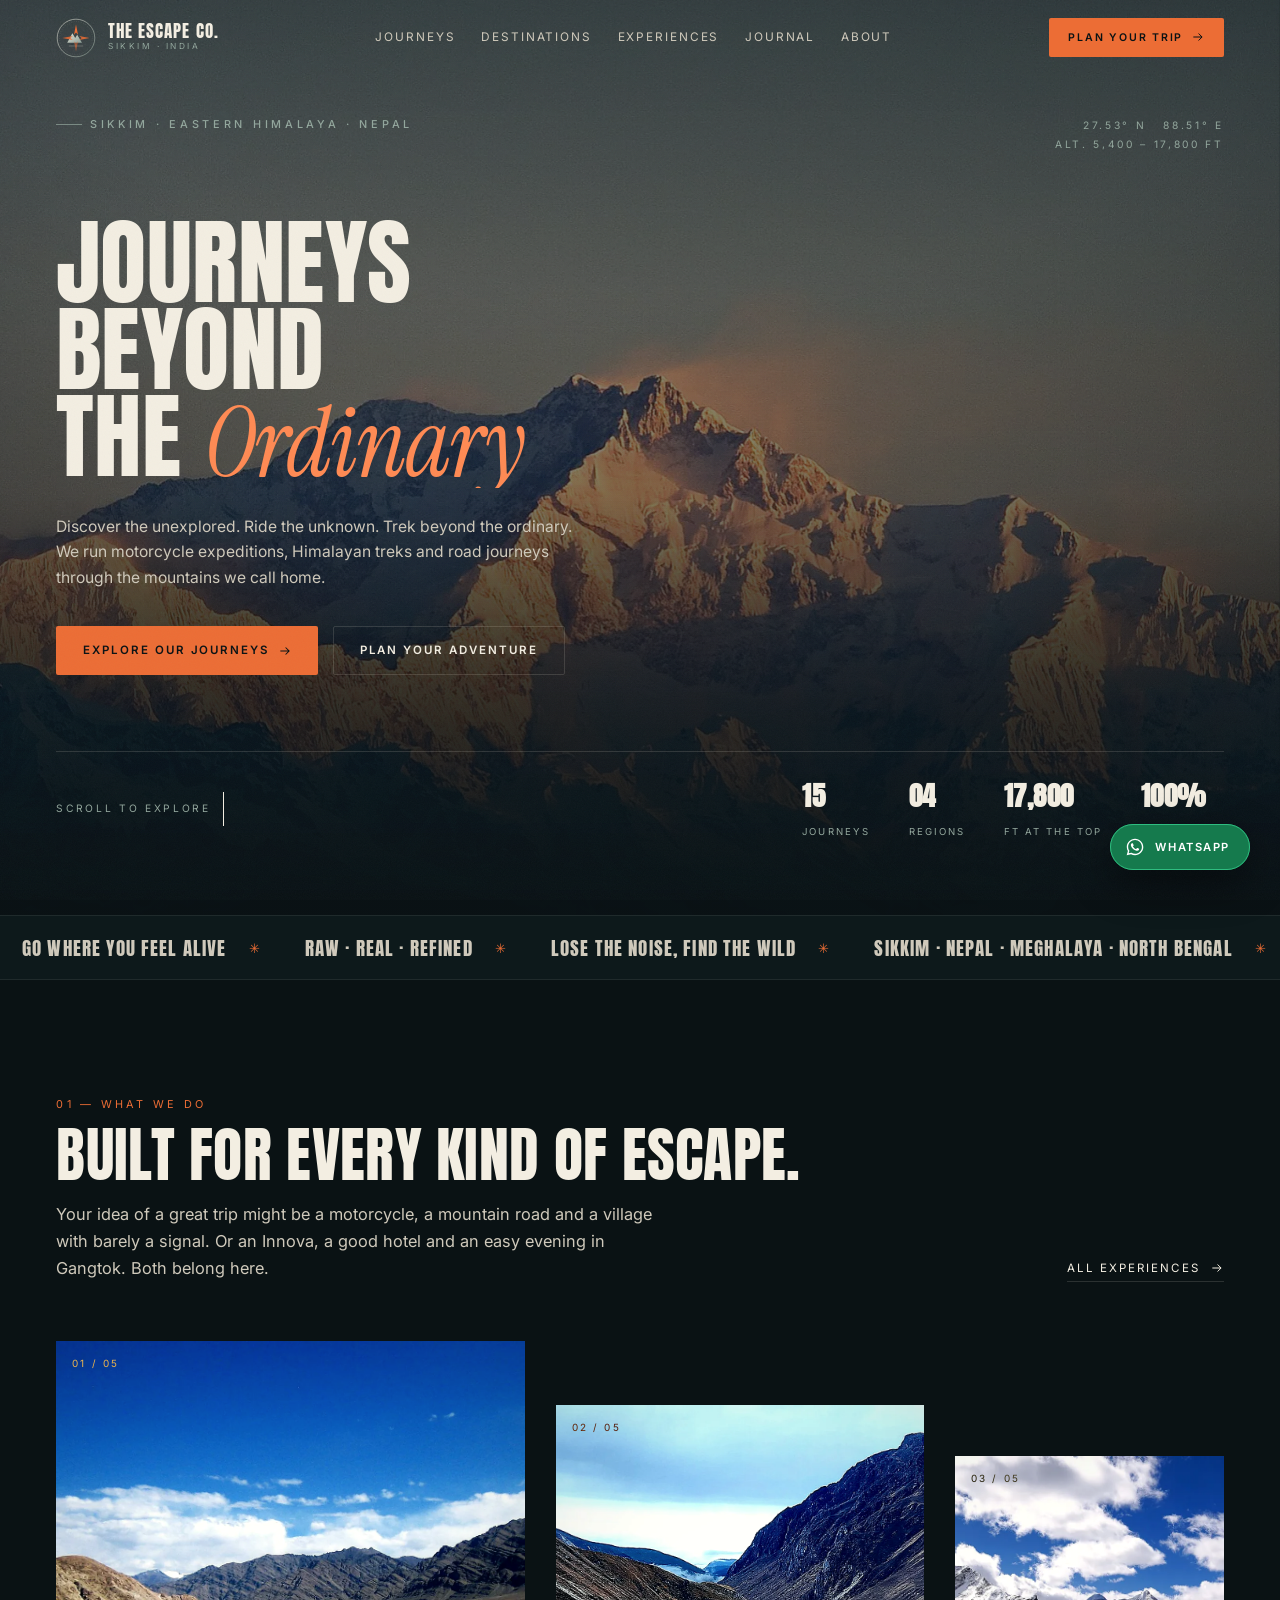
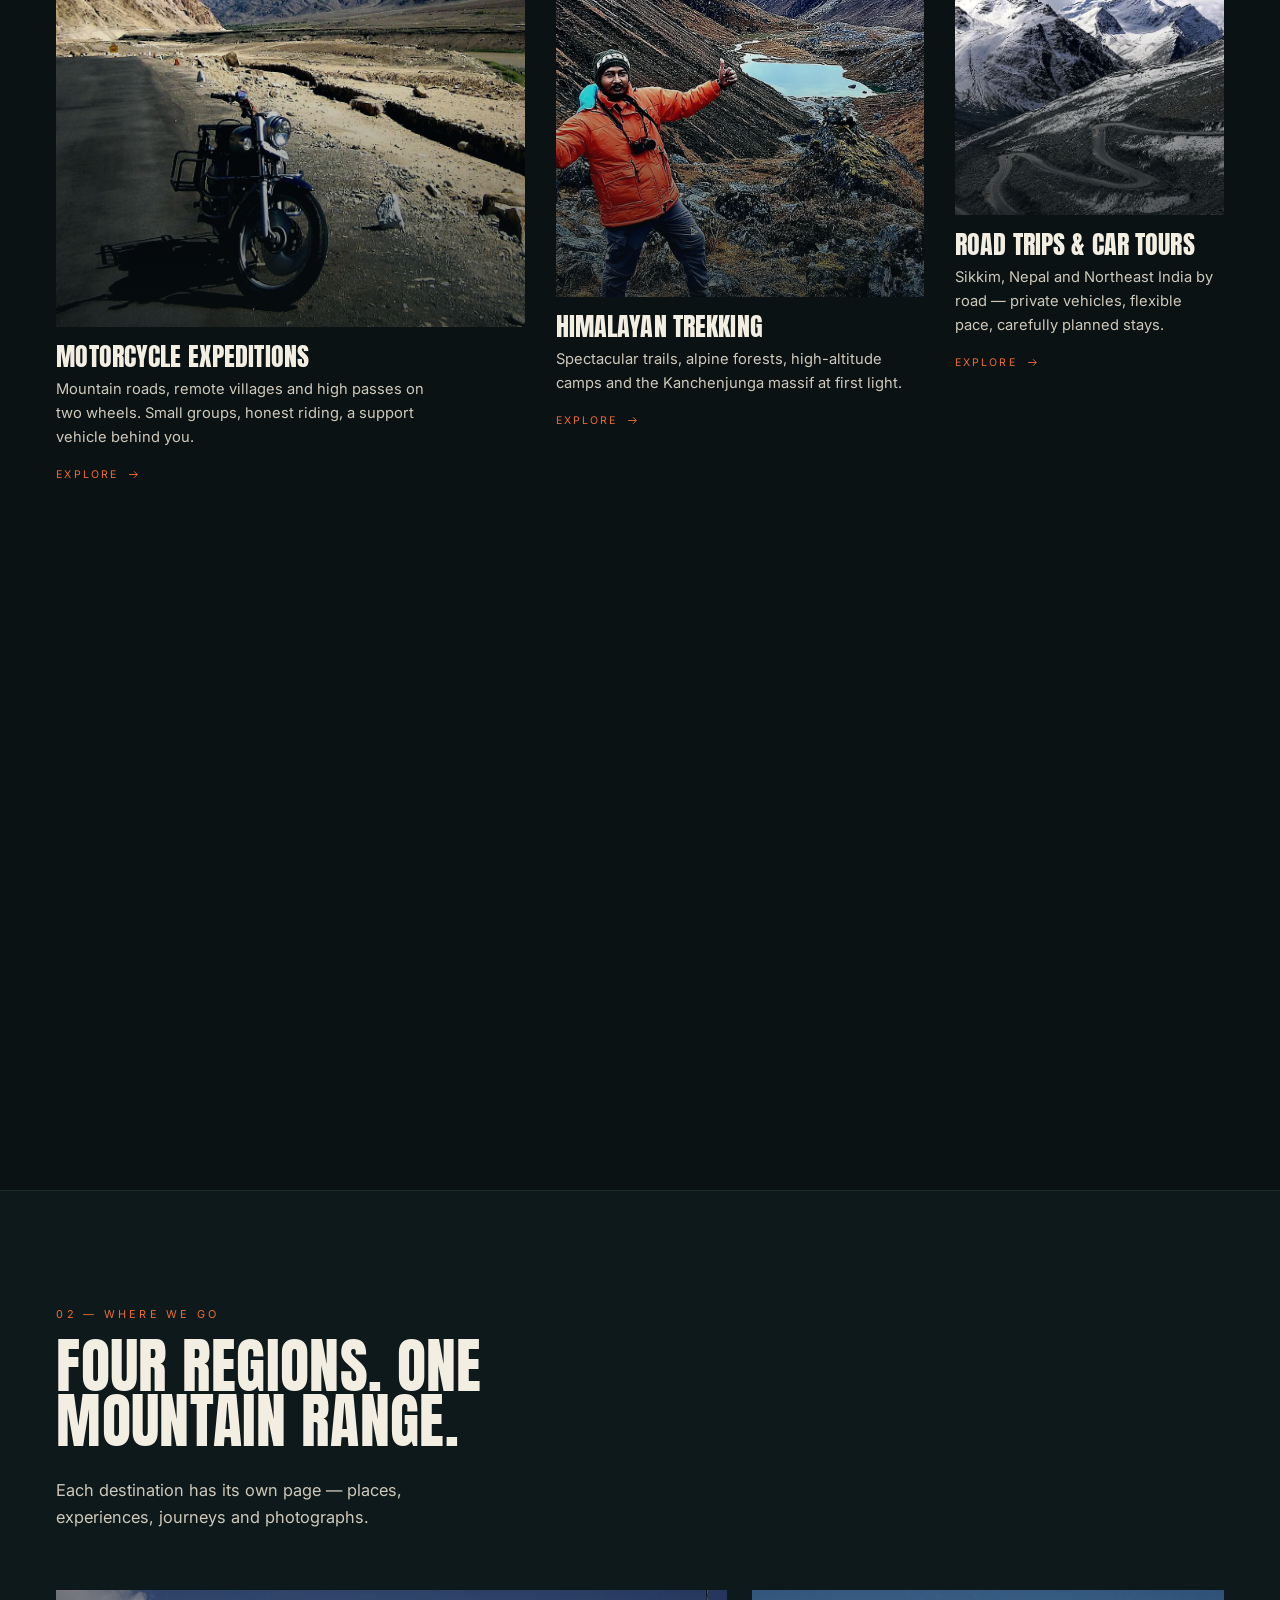
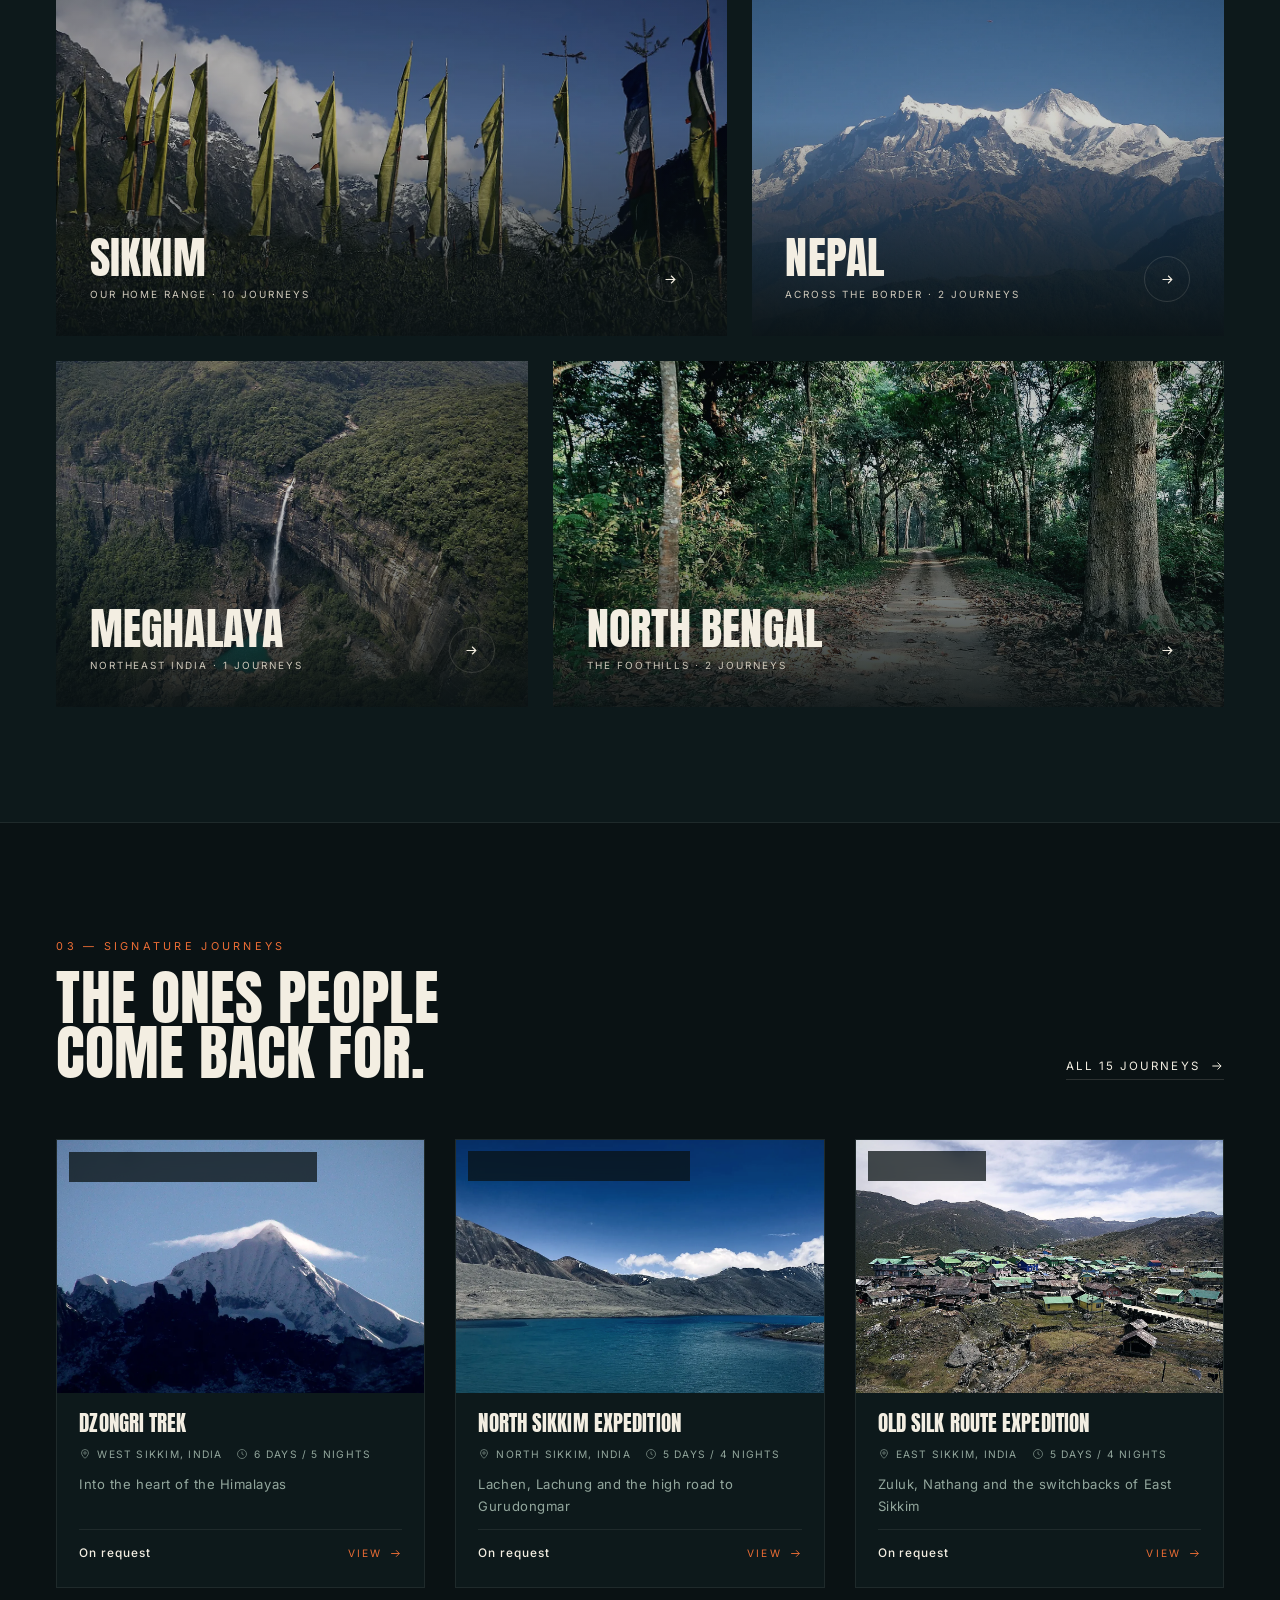
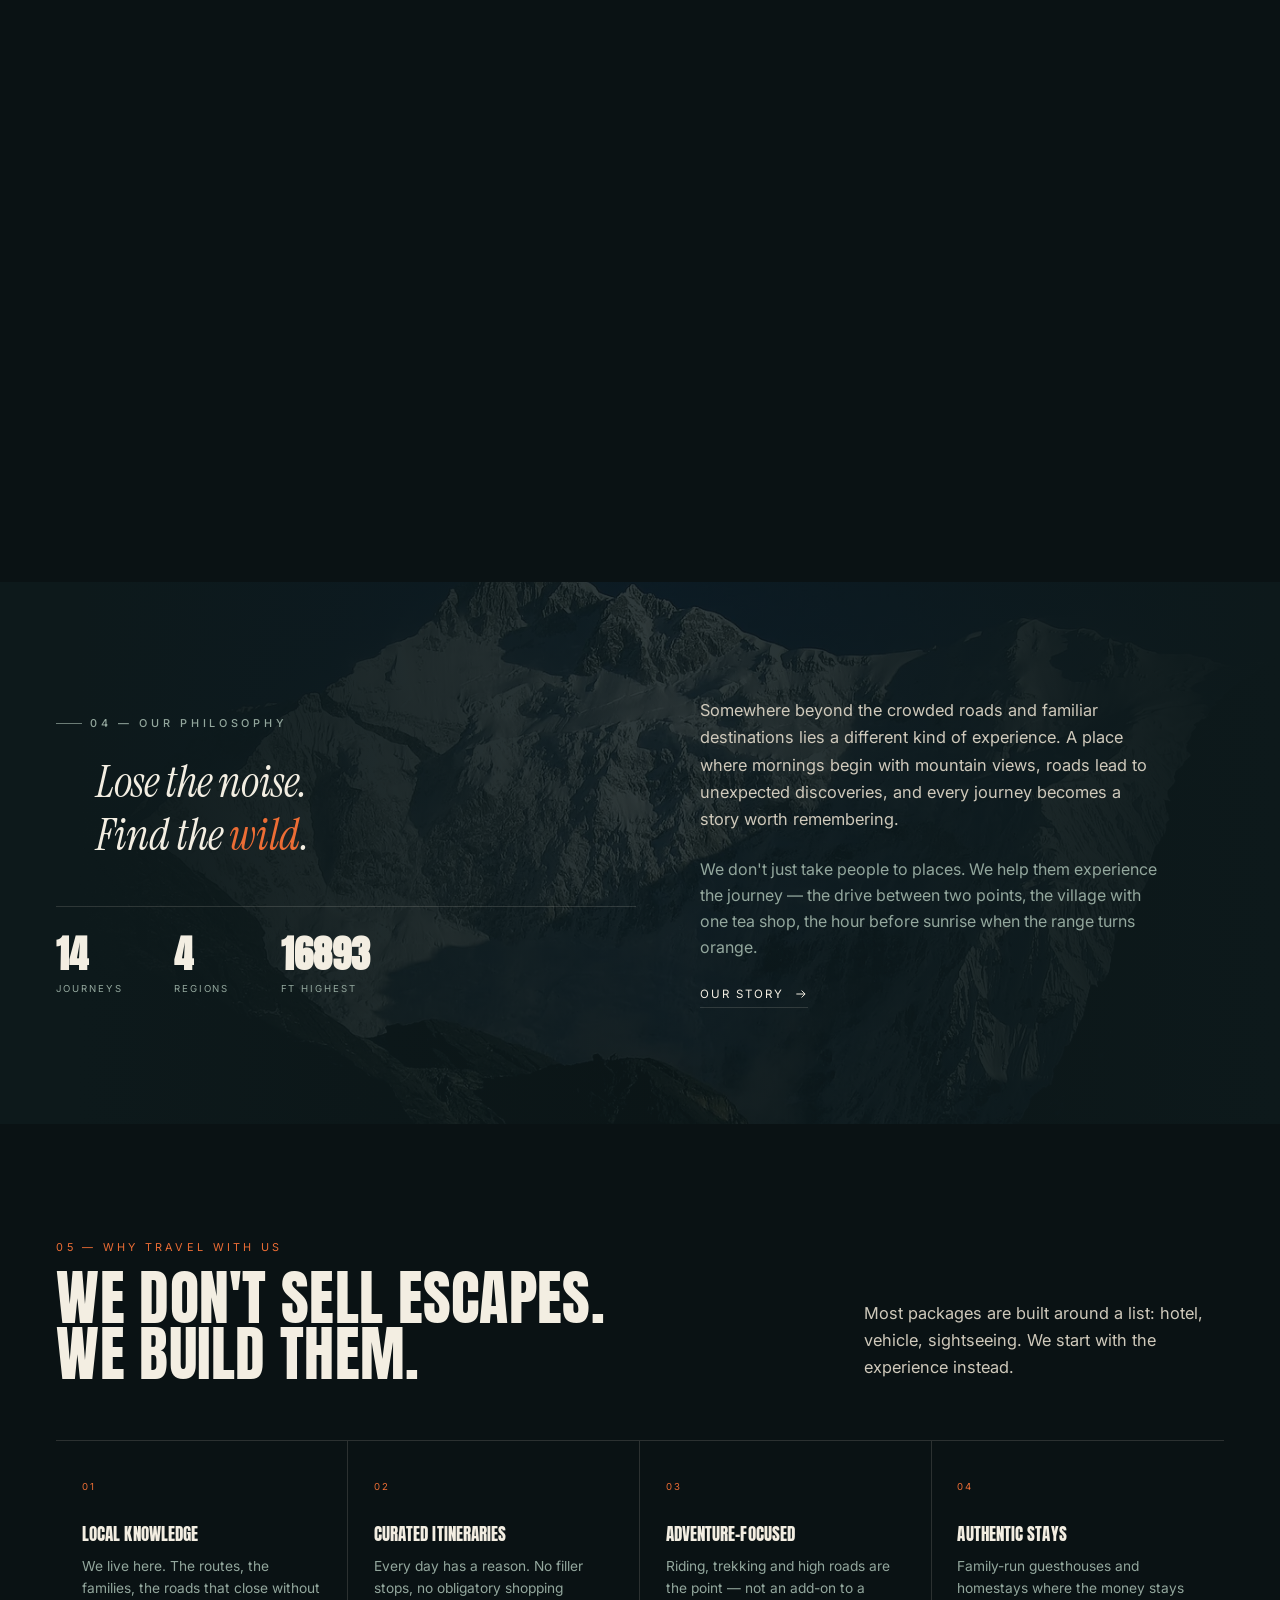
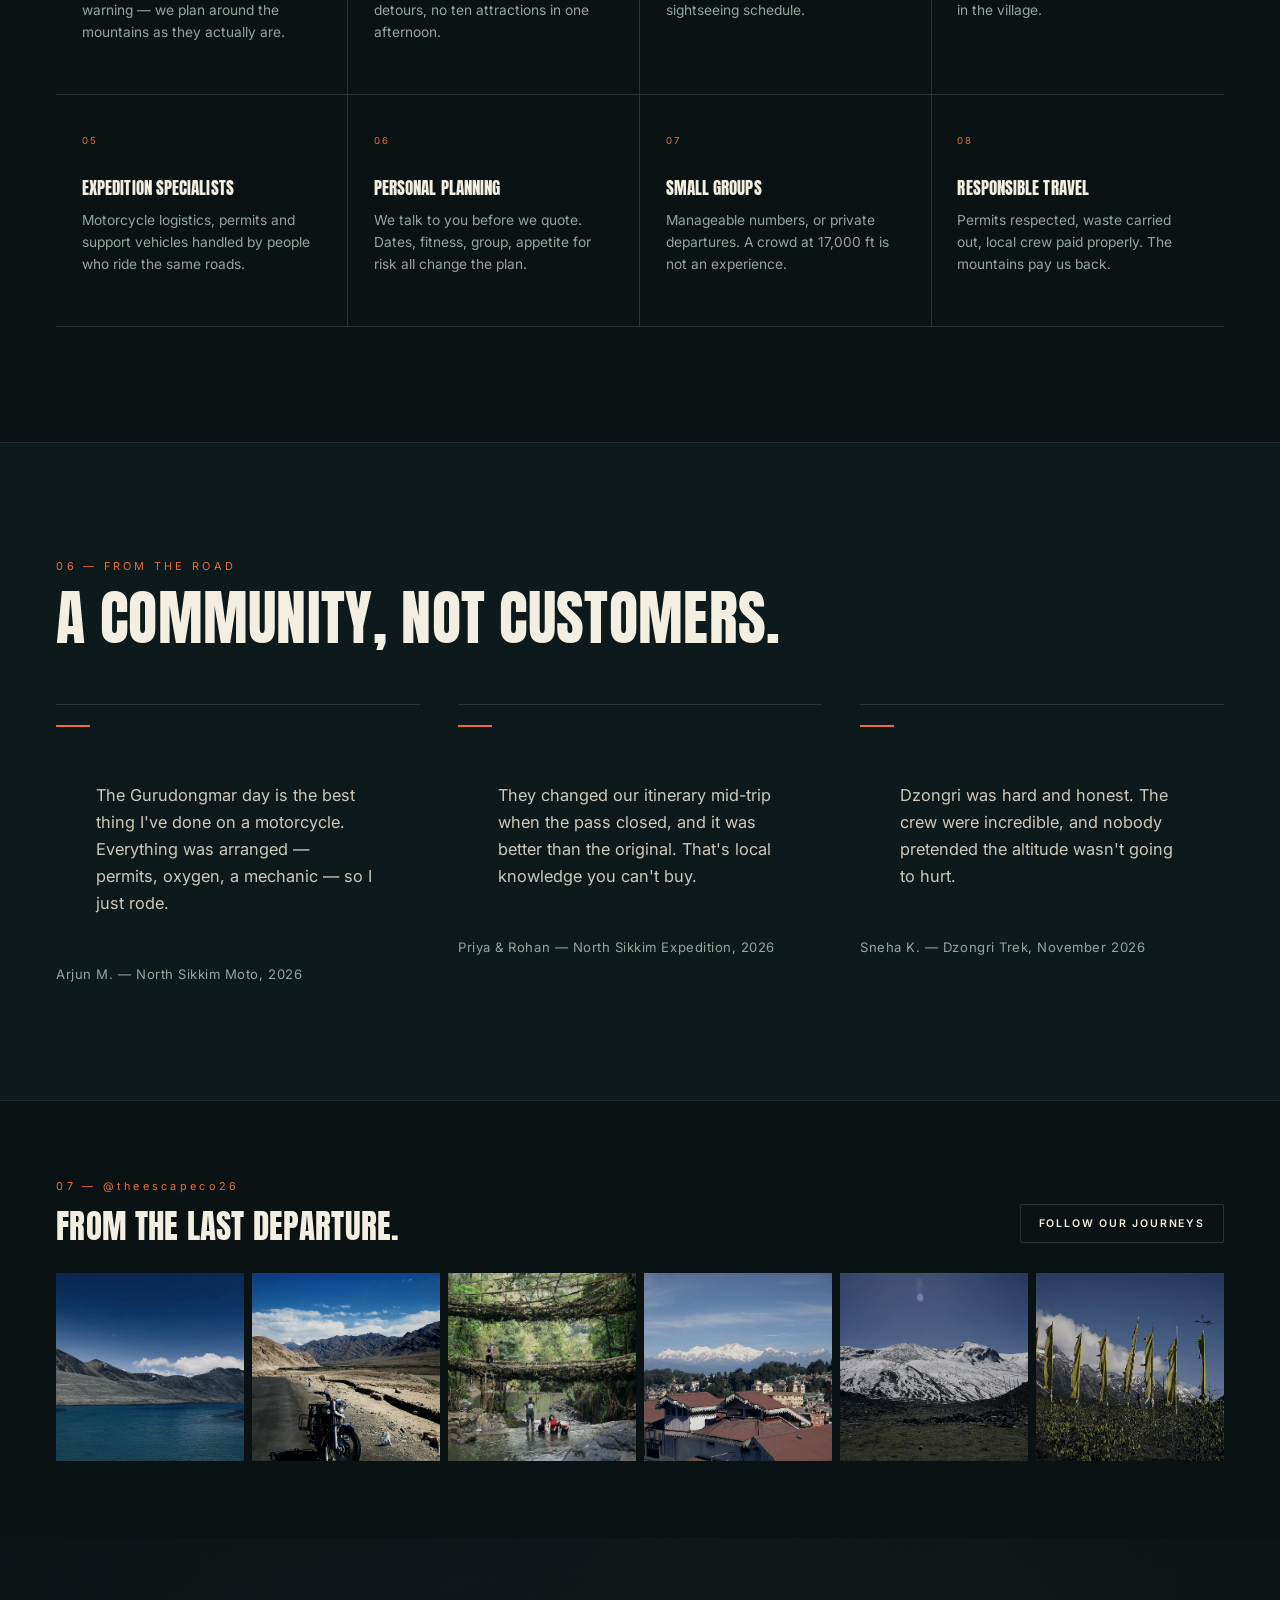
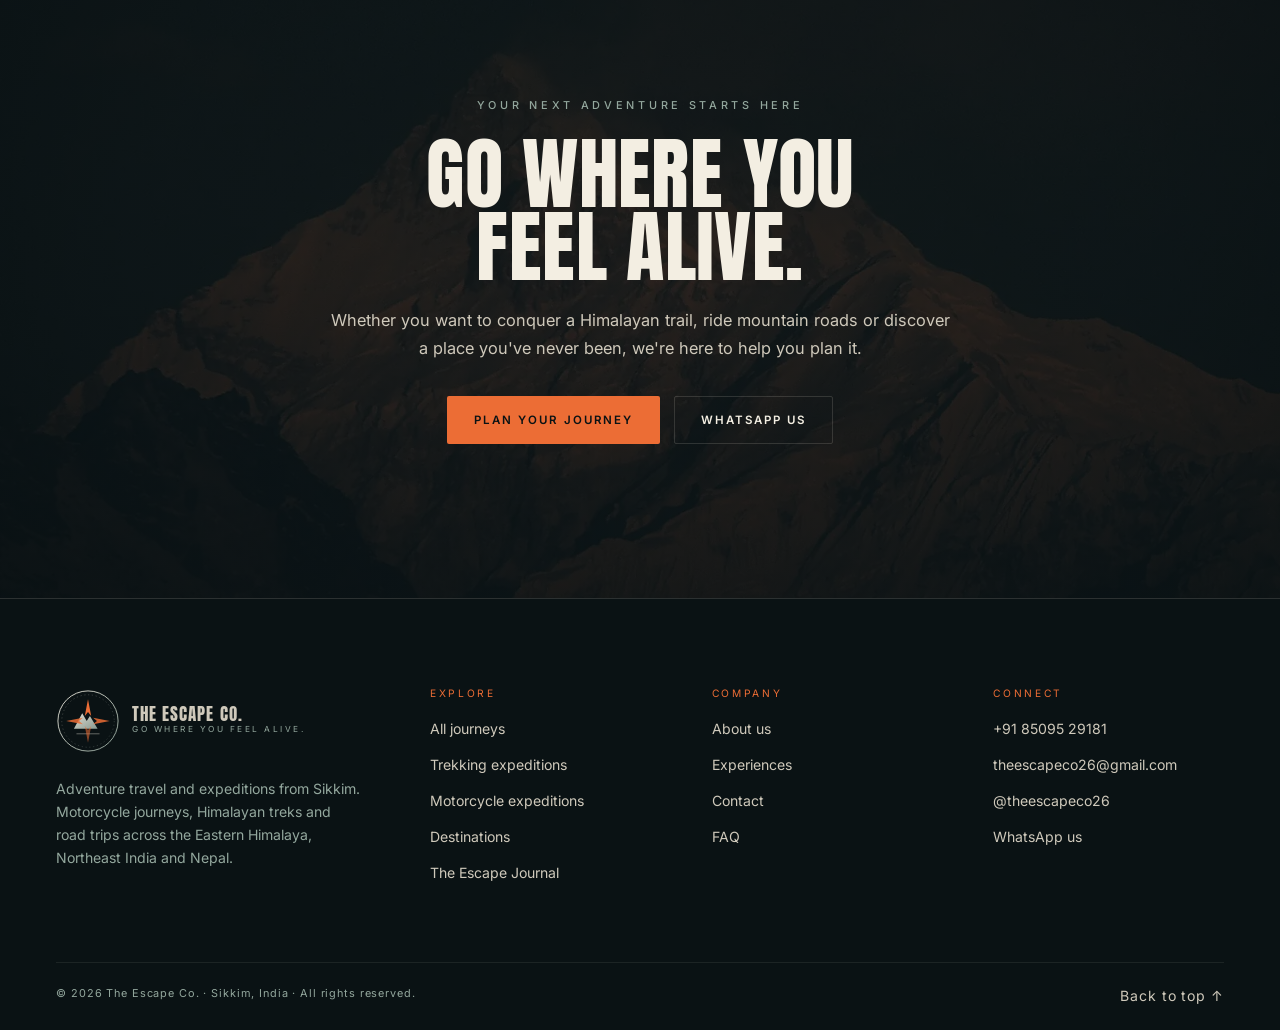
<file: index.html>
<!DOCTYPE html>
<html lang="en-IN">
<head>
<meta charset="utf-8">
<meta name="viewport" content="width=device-width, initial-scale=1">
<script>document.documentElement.classList.add("js");</script>
<title>The Escape Co. — Himalayan Expeditions, Treks & Motorcycle Journeys | Sikkim</title>
<meta name="description" content="The Escape Co. is an adventure travel company in Sikkim, India. Motorcycle expeditions, Himalayan treks and road trips across Sikkim, North Bengal, Nepal and Meghalaya. Journeys beyond the ordinary.">
<link rel="canonical" href="https://reynascodes.github.io/the-escape-co/">
<meta name="theme-color" content="#0a1214">
<meta property="og:type" content="website">
<meta property="og:title" content="The Escape Co. — Journeys Beyond the Ordinary">
<meta property="og:description" content="Motorcycle expeditions, Himalayan treks and offbeat journeys across Sikkim, North Bengal, Nepal and Meghalaya.">
<meta property="og:image" content="assets/img/hero-kanchenjunga.webp">
<meta name="twitter:card" content="summary_large_image">
<link rel="icon" href="assets/img/favicon.svg" type="image/svg+xml">
<link rel="preconnect" href="https://fonts.googleapis.com">
<link rel="preconnect" href="https://fonts.gstatic.com" crossorigin>
<link href="https://fonts.googleapis.com/css2?family=Anton&family=Inter:wght@300;400;500;600&family=Instrument+Serif:ital@0;1&display=swap" rel="stylesheet">
<link rel="stylesheet" href="assets/css/site.css">
<script type="application/ld+json">
{
  "@context": "https://schema.org",
  "@type": "TravelAgency",
  "name": "The Escape Co.",
  "description": "Adventure travel and expedition company based in Sikkim, India — motorcycle expeditions, Himalayan trekking and curated road journeys.",
  "slogan": "Go where you feel alive.",
  "telephone": "+91-85095-29181",
  "email": "theescapeco26@gmail.com",
  "address": { "@type": "PostalAddress", "addressRegion": "Sikkim", "addressCountry": "IN" },
  "areaServed": ["Sikkim", "North Bengal", "Nepal", "Meghalaya"],
  "sameAs": ["https://instagram.com/theescapeco26"]
}
</script>
</head>
<body id="top">

<div id="site-header"></div>

<!-- ============================ HERO ============================ -->
<section class="hero">
  <div class="hero__media">
    <img src="assets/img/hero-kanchenjunga.webp" alt="Kanchenjunga at sunrise, seen from the Sikkim Himalaya" width="1920" height="1080" fetchpriority="high">
  </div>
  <div class="hero__grain"></div>

  <div class="hero__in">
    <div class="hero__top">
      <p class="eyebrow">Sikkim · Eastern Himalaya · Nepal</p>
      <p class="hero__coord">
        27.53° N &nbsp; 88.51° E<br>
        Alt. 5,400 – 17,800 ft
      </p>
    </div>

    <h1 class="hero__title h-xl">
      <span class="line"><span style="--i:0">Journeys</span></span>
      <span class="line"><span style="--i:1">Beyond</span></span>
      <span class="line"><span style="--i:2">The <em>Ordinary</em></span></span>
    </h1>

    <p class="hero__sub">
      Discover the unexplored. Ride the unknown. Trek beyond the ordinary. We run motorcycle
      expeditions, Himalayan treks and road journeys through the mountains we call home.
    </p>

    <div class="hero__actions">
      <a class="btn btn--orange" href="journeys.html">Explore our journeys
        <svg viewBox="0 0 24 24" fill="none" stroke="currentColor" stroke-width="1.8"><path d="M4 12h15M13 6l6 6-6 6"/></svg>
      </a>
      <a class="btn btn--ghost" href="contact.html">Plan your adventure</a>
    </div>

    <div class="hero__foot">
      <a class="hero__scroll" href="#experiences">Scroll to explore <i></i></a>
      <div class="hero__ticks">
        <div class="hero__tick"><b>15</b><span>Journeys</span></div>
        <div class="hero__tick"><b>04</b><span>Regions</span></div>
        <div class="hero__tick"><b>17,800</b><span>Ft at the top</span></div>
        <div class="hero__tick"><b>100%</b><span>Local crew</span></div>
      </div>
    </div>
  </div>
</section>

<!-- ============================ MARQUEE ============================ -->
<div class="marquee" aria-hidden="true">
  <div class="marquee__track">
    <span class="marquee__item">Go where you feel alive</span>
    <span class="marquee__item">Raw · Real · Refined</span>
    <span class="marquee__item">Lose the noise, find the wild</span>
    <span class="marquee__item">Sikkim · Nepal · Meghalaya · North Bengal</span>
    <span class="marquee__item">Go where you feel alive</span>
    <span class="marquee__item">Raw · Real · Refined</span>
    <span class="marquee__item">Lose the noise, find the wild</span>
    <span class="marquee__item">Sikkim · Nepal · Meghalaya · North Bengal</span>
  </div>
</div>

<!-- ============================ EXPERIENCES ============================ -->
<section class="section" id="experiences">
  <div class="wrap">
    <div class="sec-head">
      <div class="sec-head__main" data-reveal>
        <span class="sec-no">01 — WHAT WE DO</span>
        <h2 class="h-lg">Built for every kind of escape.</h2>
        <p class="lede" style="margin-top:18px">
          Your idea of a great trip might be a motorcycle, a mountain road and a village with barely
          a signal. Or an Innova, a good hotel and an easy evening in Gangtok. Both belong here.
        </p>
      </div>
      <a class="link-arrow" href="services.html" data-reveal>All experiences
        <svg viewBox="0 0 24 24" fill="none" stroke="currentColor" stroke-width="1.7"><path d="M4 12h15M13 6l6 6-6 6"/></svg>
      </a>
    </div>

    <div class="exp-grid" id="expGrid"></div>
  </div>
</section>

<!-- ============================ DESTINATIONS ============================ -->
<section class="section" style="background:var(--ink-2);border-block:1px solid var(--line-soft)">
  <div class="wrap">
    <div class="sec-head">
      <div class="sec-head__main" data-reveal>
        <span class="sec-no">02 — WHERE WE GO</span>
        <h2 class="h-lg">Four regions. One mountain range.</h2>
      </div>
      <p class="lede" style="max-width:38ch" data-reveal>
        Each destination has its own page — places, experiences, journeys and photographs.
      </p>
    </div>
    <div class="dest-grid" id="destGrid"></div>
  </div>
</section>

<!-- ============================ FEATURED EXPEDITIONS ============================ -->
<section class="section">
  <div class="wrap">
    <div class="sec-head">
      <div class="sec-head__main" data-reveal>
        <span class="sec-no">03 — SIGNATURE JOURNEYS</span>
        <h2 class="h-lg">The ones people come back for.</h2>
      </div>
      <a class="link-arrow" href="journeys.html" data-reveal>All 15 journeys
        <svg viewBox="0 0 24 24" fill="none" stroke="currentColor" stroke-width="1.7"><path d="M4 12h15M13 6l6 6-6 6"/></svg>
      </a>
    </div>
    <div class="jgrid" id="featuredGrid"></div>
  </div>
</section>

<!-- ============================ PHILOSOPHY ============================ -->
<section class="philo section">
  <div class="philo__bg">
    <img src="assets/img/goechala.webp" alt="" aria-hidden="true" loading="lazy" width="1400" height="933">
  </div>
  <div class="wrap philo__in">
    <div class="split">
      <div>
        <p class="eyebrow" data-reveal>04 — Our philosophy</p>
        <blockquote class="philo__quote" style="margin-top:24px" data-reveal>
          Lose the noise.<br>Find the <span class="hl">wild</span>.
        </blockquote>
        <div class="philo__stat" style="margin-top:44px" data-reveal>
          <div><b data-count="15">15</b><span>Journeys</span></div>
          <div><b data-count="4">4</b><span>Regions</span></div>
          <div><b data-count="17800">17,800</b><span>Ft highest</span></div>
        </div>
      </div>
      <div class="stack">
        <p class="philo__body lede" data-reveal>
          Somewhere beyond the crowded roads and familiar destinations lies a different kind of
          experience. A place where mornings begin with mountain views, roads lead to unexpected
          discoveries, and every journey becomes a story worth remembering.
        </p>
        <p class="philo__body" style="color:var(--sage)" data-reveal>
          We don't just take people to places. We help them experience the journey — the drive
          between two points, the village with one tea shop, the hour before sunrise when the
          range turns orange.
        </p>
        <a class="link-arrow" href="about.html" data-reveal>Our story
          <svg viewBox="0 0 24 24" fill="none" stroke="currentColor" stroke-width="1.7"><path d="M4 12h15M13 6l6 6-6 6"/></svg>
        </a>
      </div>
    </div>
  </div>
</section>

<!-- ============================ WHY ============================ -->
<section class="section">
  <div class="wrap">
    <div class="sec-head">
      <div class="sec-head__main" data-reveal>
        <span class="sec-no">05 — WHY TRAVEL WITH US</span>
        <h2 class="h-lg">We don't sell escapes.<br>We build them.</h2>
      </div>
      <p class="lede" style="max-width:36ch" data-reveal>
        Most packages are built around a list: hotel, vehicle, sightseeing. We start with the
        experience instead.
      </p>
    </div>
    <div class="why" id="whyGrid"></div>
  </div>
</section>

<!-- ============================ TESTIMONIALS ============================ -->
<section class="section" style="background:var(--ink-2);border-block:1px solid var(--line-soft)">
  <div class="wrap">
    <div class="sec-head">
      <div class="sec-head__main" data-reveal>
        <span class="sec-no">06 — FROM THE ROAD</span>
        <h2 class="h-lg">A community, not customers.</h2>
      </div>
    </div>
    <div class="cols-3" id="testimonialsGrid"></div>
  </div>
</section>

<!-- ============================ INSTAGRAM ============================ -->
<section class="section section--tight">
  <div class="wrap">
    <div class="sec-head" style="margin-bottom:30px">
      <div data-reveal>
        <span class="sec-no">07 — @theescapeco26</span>
        <h2 class="h-md">From the last departure.</h2>
      </div>
      <a class="btn btn--ghost btn--sm" href="https://instagram.com/theescapeco26" target="_blank" rel="noopener">
        Follow our journeys
      </a>
    </div>
  </div>
  <div class="wrap wrap--wide">
    <div class="ig-strip" data-stagger>
      <a href="https://instagram.com/theescapeco26" target="_blank" rel="noopener"><img src="assets/img/gurudongmar.webp" alt="Gurudongmar Lake" loading="lazy" width="600" height="600"></a>
      <a href="https://instagram.com/theescapeco26" target="_blank" rel="noopener"><img src="assets/img/moto.webp" alt="Royal Enfield on a Himalayan road" loading="lazy" width="600" height="600"></a>
      <a href="https://instagram.com/theescapeco26" target="_blank" rel="noopener"><img src="assets/img/meghalaya-roots.webp" alt="Double decker living root bridge" loading="lazy" width="600" height="600"></a>
      <a href="https://instagram.com/theescapeco26" target="_blank" rel="noopener"><img src="assets/img/darjeeling.webp" alt="Kanchenjunga above Darjeeling" loading="lazy" width="600" height="600"></a>
      <a href="https://instagram.com/theescapeco26" target="_blank" rel="noopener"><img src="assets/img/yumthang.webp" alt="Yumthang Valley" loading="lazy" width="600" height="600"></a>
      <a href="https://instagram.com/theescapeco26" target="_blank" rel="noopener"><img src="assets/img/prayer-flags.webp" alt="Prayer flags below the snow line" loading="lazy" width="600" height="600"></a>
    </div>
  </div>
</section>

<!-- ============================ CTA ============================ -->
<section class="cta">
  <div class="cta__media">
    <img src="assets/img/kanchenjunga-dark.webp" alt="" aria-hidden="true" loading="lazy" width="1600" height="900">
  </div>
  <div class="cta__in">
    <p class="eyebrow eyebrow--bare" style="justify-content:center" data-reveal>Your next adventure starts here</p>
    <h2 class="cta__title" style="margin-top:20px" data-reveal>Go where you<br>feel alive.</h2>
    <p class="lede" style="margin:24px auto 0;text-align:center" data-reveal>
      Whether you want to conquer a Himalayan trail, ride mountain roads or discover a place
      you've never been, we're here to help you plan it.
    </p>
    <div class="cta__actions" data-reveal>
      <a class="btn btn--orange" href="contact.html">Plan your journey</a>
      <a class="btn btn--ghost" href="https://wa.me/918509529181?text=Hello%20The%20Escape%20Co.%2C%20I%27d%20like%20to%20plan%20a%20journey." target="_blank" rel="noopener">WhatsApp us</a>
    </div>
  </div>
</section>

<div id="site-footer"></div>

<script src="assets/js/data.js"></script>
<script src="assets/js/journal-data.js"></script>
<script src="assets/js/site.js"></script>
</body>
</html>
</file>
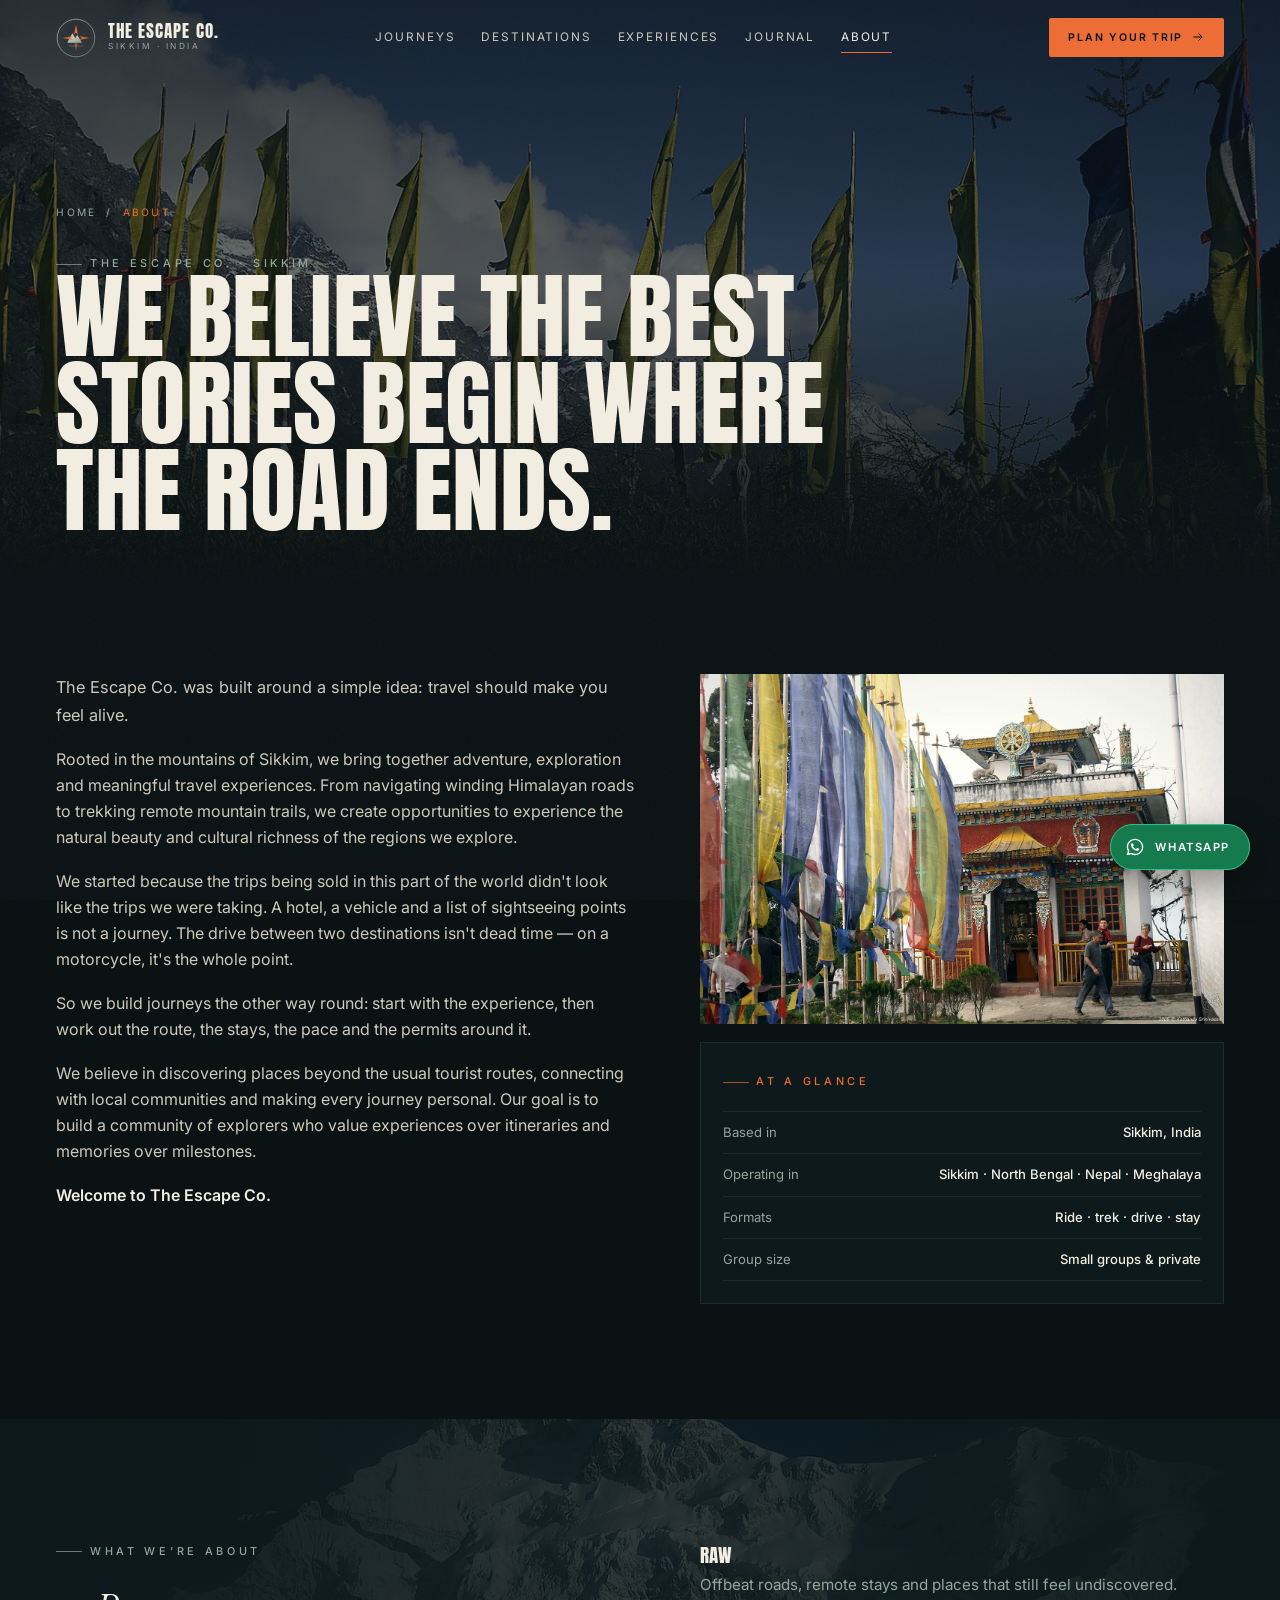
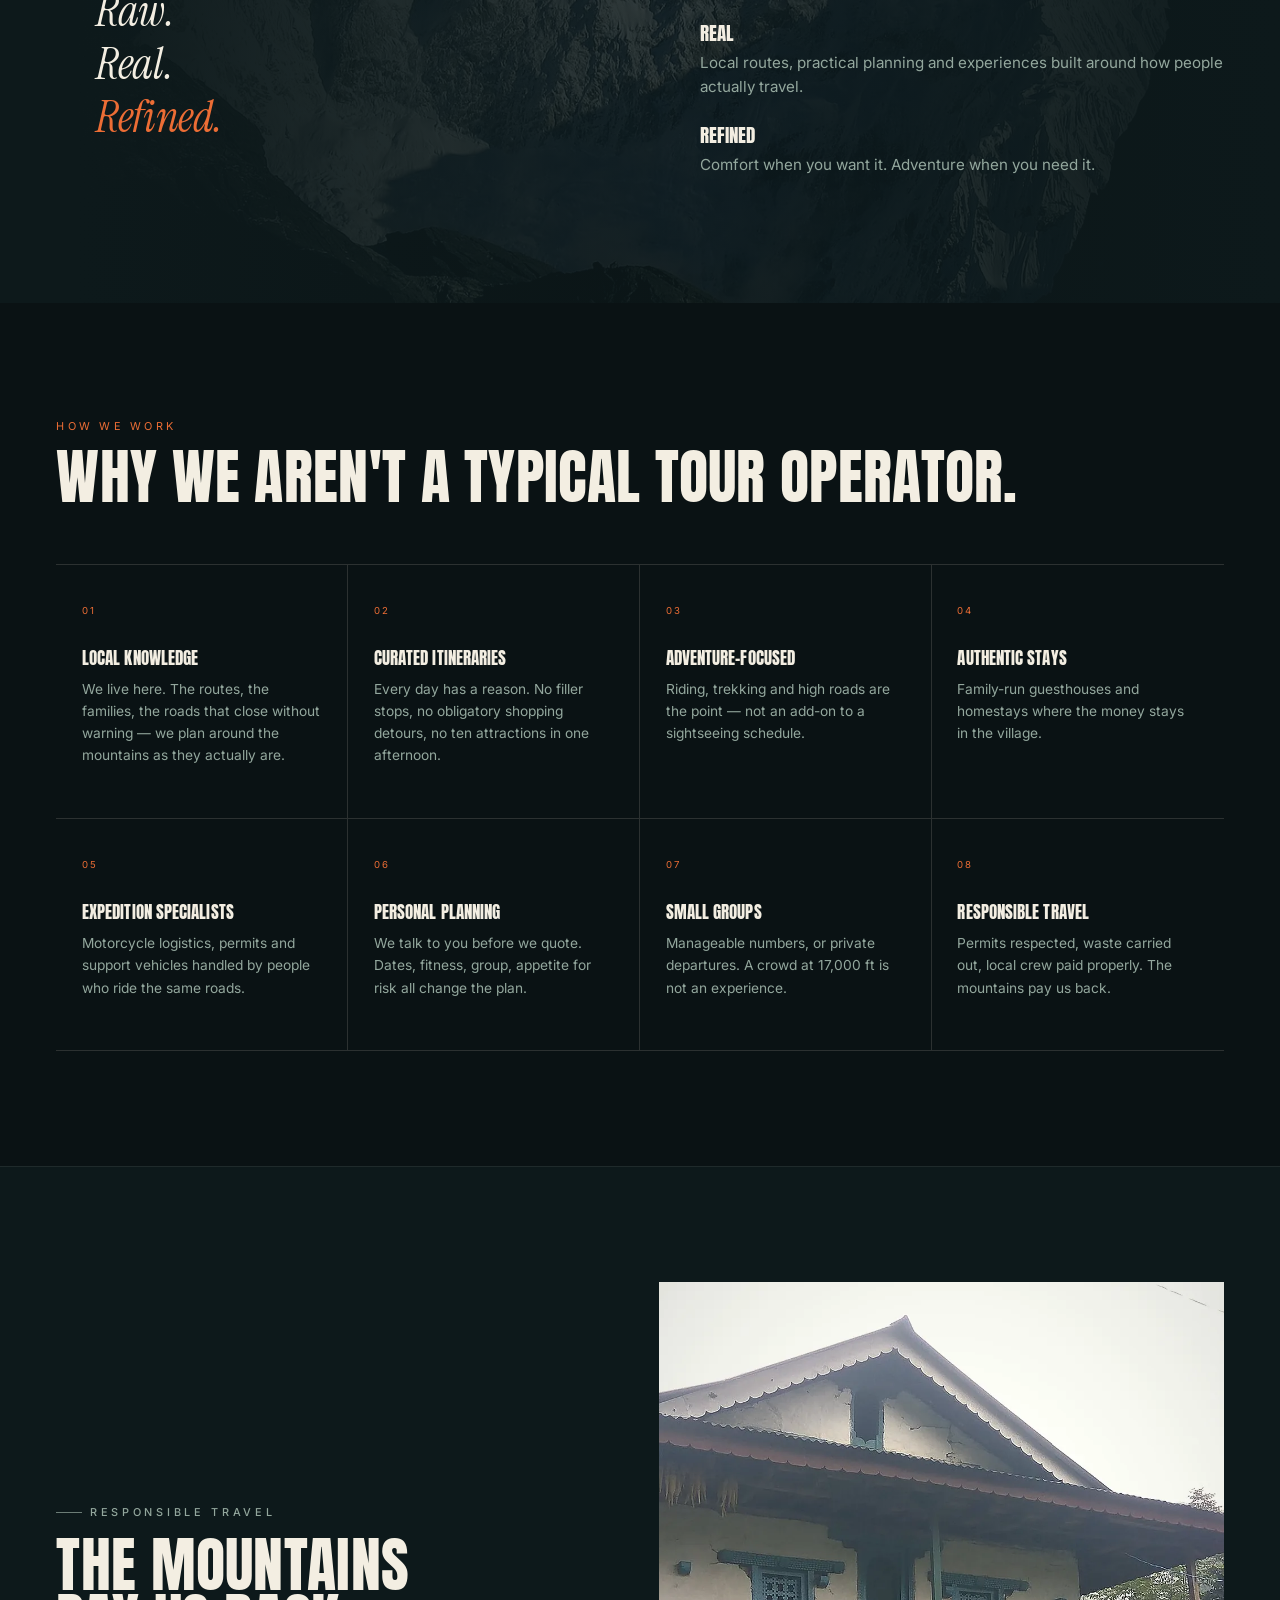
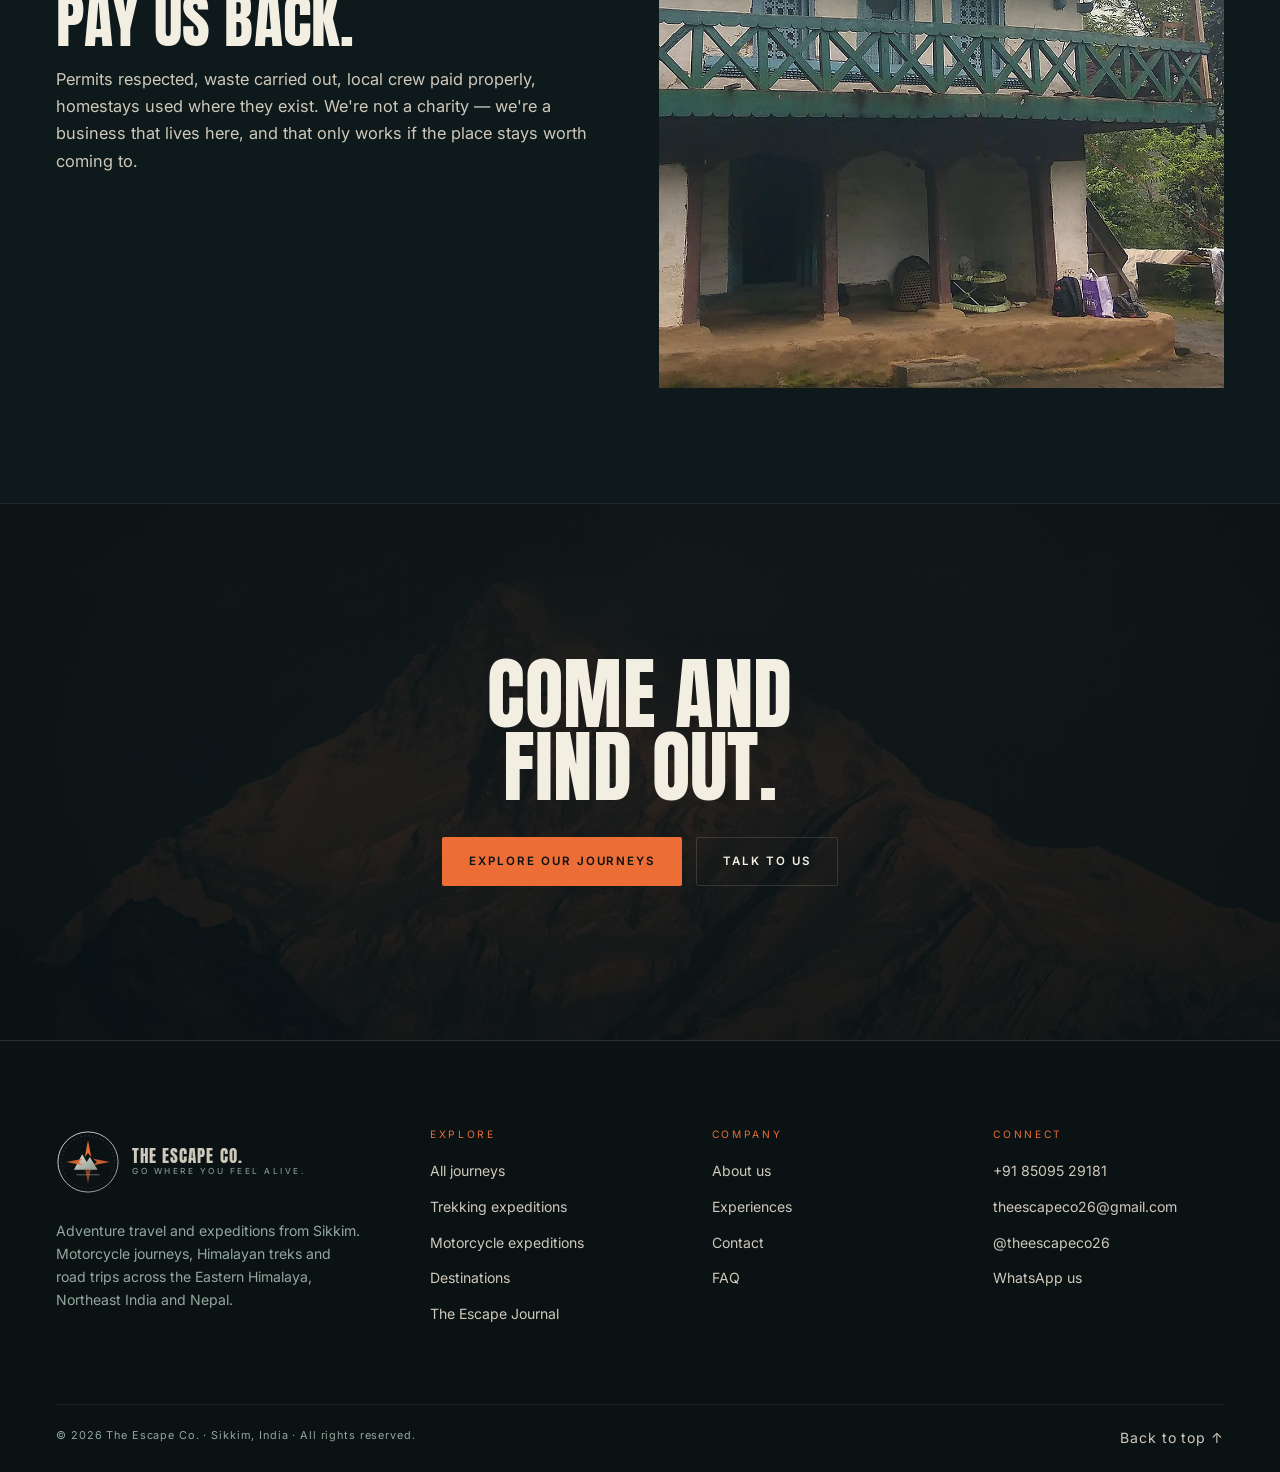
<file: about.html>
<!DOCTYPE html>
<html lang="en-IN">
<head>
<meta charset="utf-8">
<meta name="viewport" content="width=device-width, initial-scale=1">
<script>document.documentElement.classList.add("js");</script>
<title>About Us — Adventure Travel from Sikkim | The Escape Co.</title>
<meta name="description" content="The Escape Co. is built around a simple idea: travel should make you feel alive. An adventure travel and expedition company rooted in the mountains of Sikkim.">
<link rel="canonical" href="https://reynascodes.github.io/the-escape-co/about.html">
<meta name="theme-color" content="#0a1214">
<meta property="og:title" content="About — The Escape Co.">
<meta property="og:description" content="We believe the best stories begin where the road ends.">
<meta property="og:image" content="assets/img/prayer-flags.webp">
<link rel="icon" href="assets/img/favicon.svg" type="image/svg+xml">
<link rel="preconnect" href="https://fonts.googleapis.com">
<link rel="preconnect" href="https://fonts.gstatic.com" crossorigin>
<link href="https://fonts.googleapis.com/css2?family=Anton&family=Inter:wght@300;400;500;600&family=Instrument+Serif:ital@0;1&display=swap" rel="stylesheet">
<link rel="stylesheet" href="assets/css/site.css">
</head>
<body id="top">
<div id="site-header"></div>

<section class="phero">
  <div class="phero__media"><img src="assets/img/prayer-flags.webp" alt="Prayer flags below the snow line in Sikkim" width="1920" height="1080"></div>
  <div class="phero__in">
    <p class="phero__crumb"><a href="index.html">Home</a> / <span>About</span></p>
    <p class="eyebrow">The Escape Co. · Sikkim</p>
    <h1 class="phero__title h-xl">We believe the best stories begin where the road ends.</h1>
  </div>
</section>

<section class="section">
  <div class="wrap split" style="align-items:start">
    <div class="prose" data-reveal>
      <p class="lede">The Escape Co. was built around a simple idea: travel should make you feel alive.</p>
      <p>Rooted in the mountains of Sikkim, we bring together adventure, exploration and meaningful travel experiences. From navigating winding Himalayan roads to trekking remote mountain trails, we create opportunities to experience the natural beauty and cultural richness of the regions we explore.</p>
      <p>We started because the trips being sold in this part of the world didn't look like the trips we were taking. A hotel, a vehicle and a list of sightseeing points is not a journey. The drive between two destinations isn't dead time — on a motorcycle, it's the whole point.</p>
      <p>So we build journeys the other way round: start with the experience, then work out the route, the stays, the pace and the permits around it.</p>
      <p>We believe in discovering places beyond the usual tourist routes, connecting with local communities and making every journey personal. Our goal is to build a community of explorers who value experiences over itineraries and memories over milestones.</p>
      <p><strong>Welcome to The Escape Co.</strong></p>
    </div>
    <div data-reveal="right">
      <img src="assets/img/monastery.webp" alt="Pemayangtse monastery with prayer flags" width="1400" height="933" loading="lazy" style="width:100%;aspect-ratio:3/2;object-fit:cover">
      <div class="routebox" style="margin-top:18px">
        <p class="eyebrow eyebrow--orange">At a glance</p>
        <div class="bookcard__list" style="margin-bottom:0">
          <div><span>Based in</span><b>Sikkim, India</b></div>
          <div><span>Operating in</span><b>Sikkim · North Bengal · Nepal · Meghalaya</b></div>
          <div><span>Formats</span><b>Ride · trek · drive · stay</b></div>
          <div><span>Group size</span><b>Small groups & private</b></div>
        </div>
      </div>
    </div>
  </div>
</section>

<section class="philo section">
  <div class="philo__bg"><img src="assets/img/goechala.webp" alt="" aria-hidden="true" loading="lazy" width="1400" height="933"></div>
  <div class="wrap philo__in">
    <div class="split">
      <div>
        <p class="eyebrow" data-reveal>What we're about</p>
        <blockquote class="philo__quote" style="margin-top:24px" data-reveal>Raw.<br>Real.<br><span class="hl">Refined.</span></blockquote>
      </div>
      <div class="stack" data-reveal>
        <div><h3 class="h-sm" style="margin-bottom:8px">Raw</h3><p class="muted" style="font-size:.95rem">Offbeat roads, remote stays and places that still feel undiscovered.</p></div>
        <div><h3 class="h-sm" style="margin-bottom:8px">Real</h3><p class="muted" style="font-size:.95rem">Local routes, practical planning and experiences built around how people actually travel.</p></div>
        <div><h3 class="h-sm" style="margin-bottom:8px">Refined</h3><p class="muted" style="font-size:.95rem">Comfort when you want it. Adventure when you need it.</p></div>
      </div>
    </div>
  </div>
</section>

<section class="section">
  <div class="wrap">
    <div class="sec-head">
      <div data-reveal><span class="sec-no">HOW WE WORK</span><h2 class="h-lg">Why we aren't a typical tour operator.</h2></div>
    </div>
    <div class="why" id="whyGrid"></div>
  </div>
</section>

<section class="section" style="background:var(--ink-2);border-block:1px solid var(--line-soft)">
  <div class="wrap cols-2" style="align-items:center">
    <div data-reveal>
      <p class="eyebrow">Responsible travel</p>
      <h2 class="h-lg" style="margin-top:16px;max-width:18ch">The mountains pay us back.</h2>
      <p class="lede" style="margin-top:18px">Permits respected, waste carried out, local crew paid properly, homestays used where they exist. We're not a charity — we're a business that lives here, and that only works if the place stays worth coming to.</p>
    </div>
    <div data-reveal="right"><img src="assets/img/homestay.webp" alt="Traditional village house in West Sikkim" width="1000" height="1250" loading="lazy" style="width:100%;aspect-ratio:4/5;object-fit:cover"></div>
  </div>
</section>

<section class="cta">
  <div class="cta__media"><img src="assets/img/kanchenjunga-dark.webp" alt="" aria-hidden="true" loading="lazy" width="1600" height="900"></div>
  <div class="cta__in">
    <h2 class="cta__title" data-reveal>Come and<br>find out.</h2>
    <div class="cta__actions" data-reveal>
      <a class="btn btn--orange" href="journeys.html">Explore our journeys</a>
      <a class="btn btn--ghost" href="contact.html">Talk to us</a>
    </div>
  </div>
</section>

<div id="site-footer"></div>
<script src="assets/js/data.js"></script>
<script src="assets/js/journal-data.js"></script>
<script src="assets/js/site.js"></script>
</body>
</html>
</file>
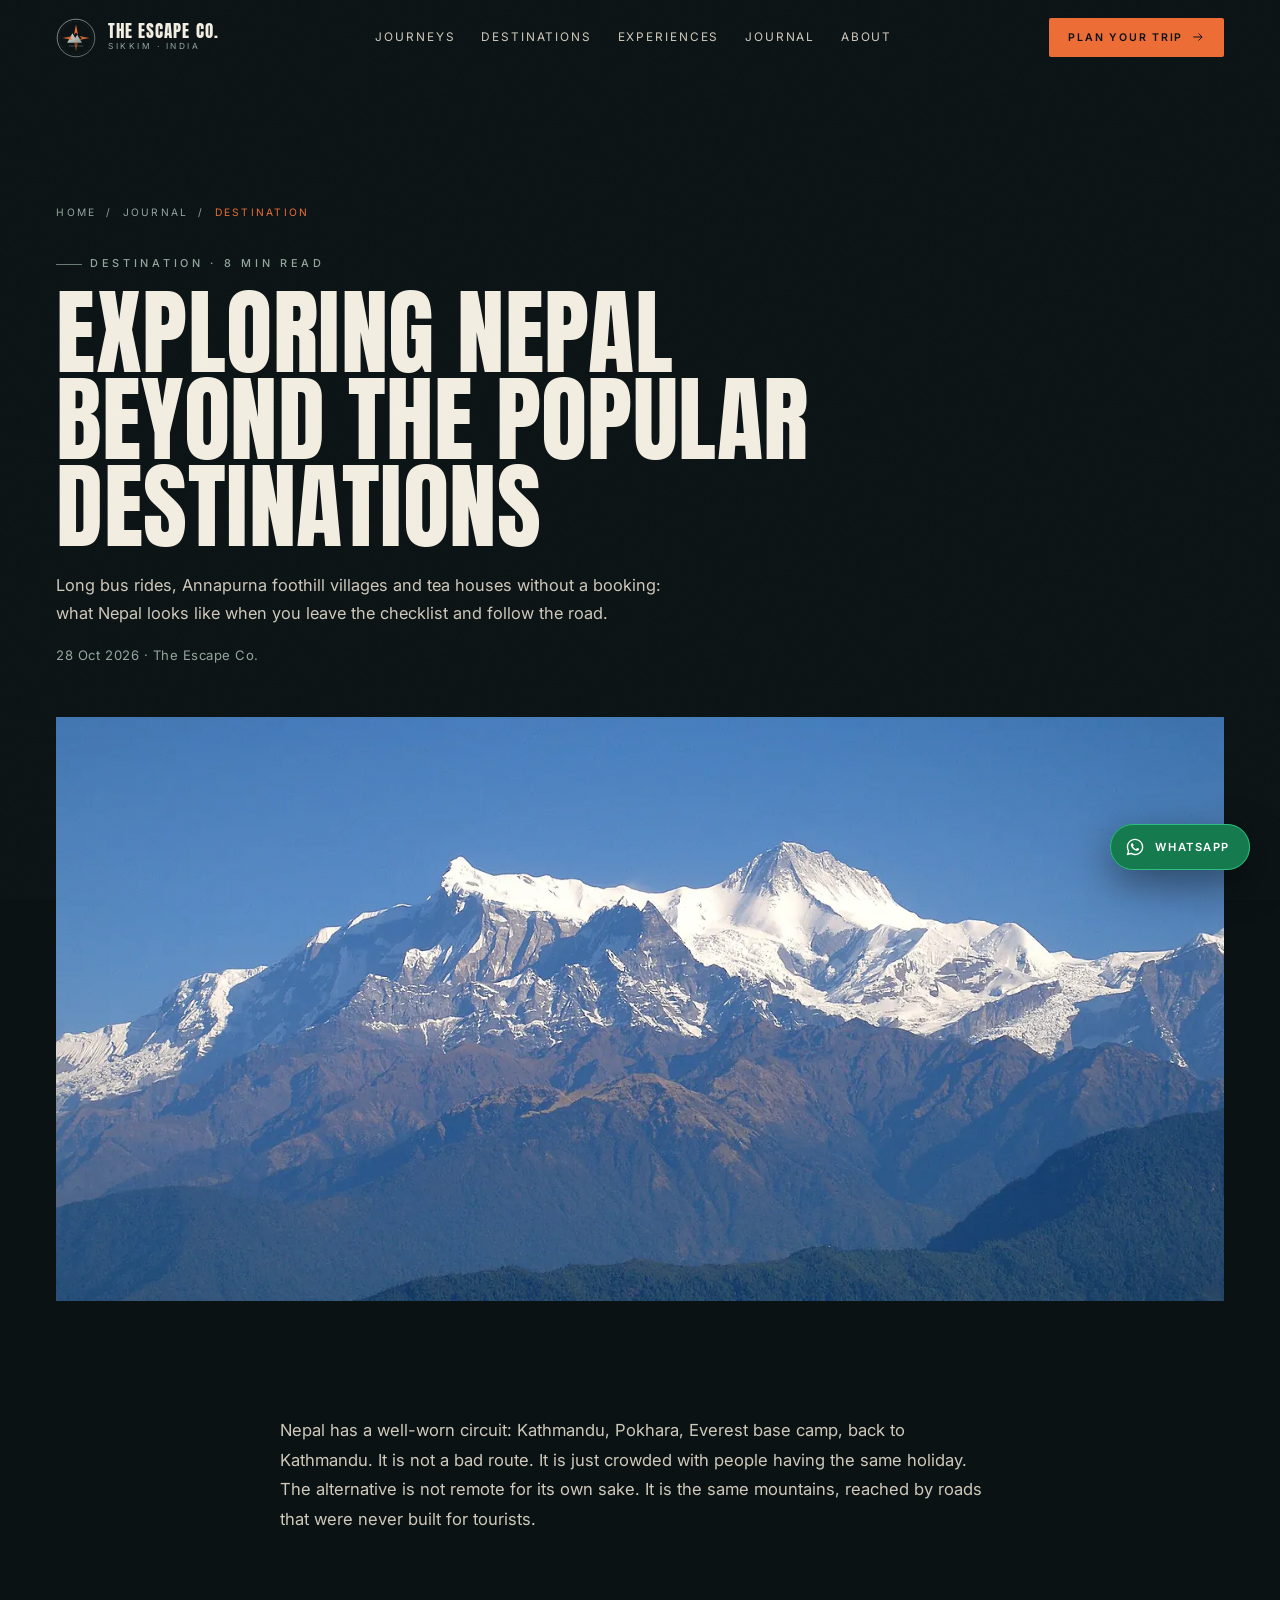
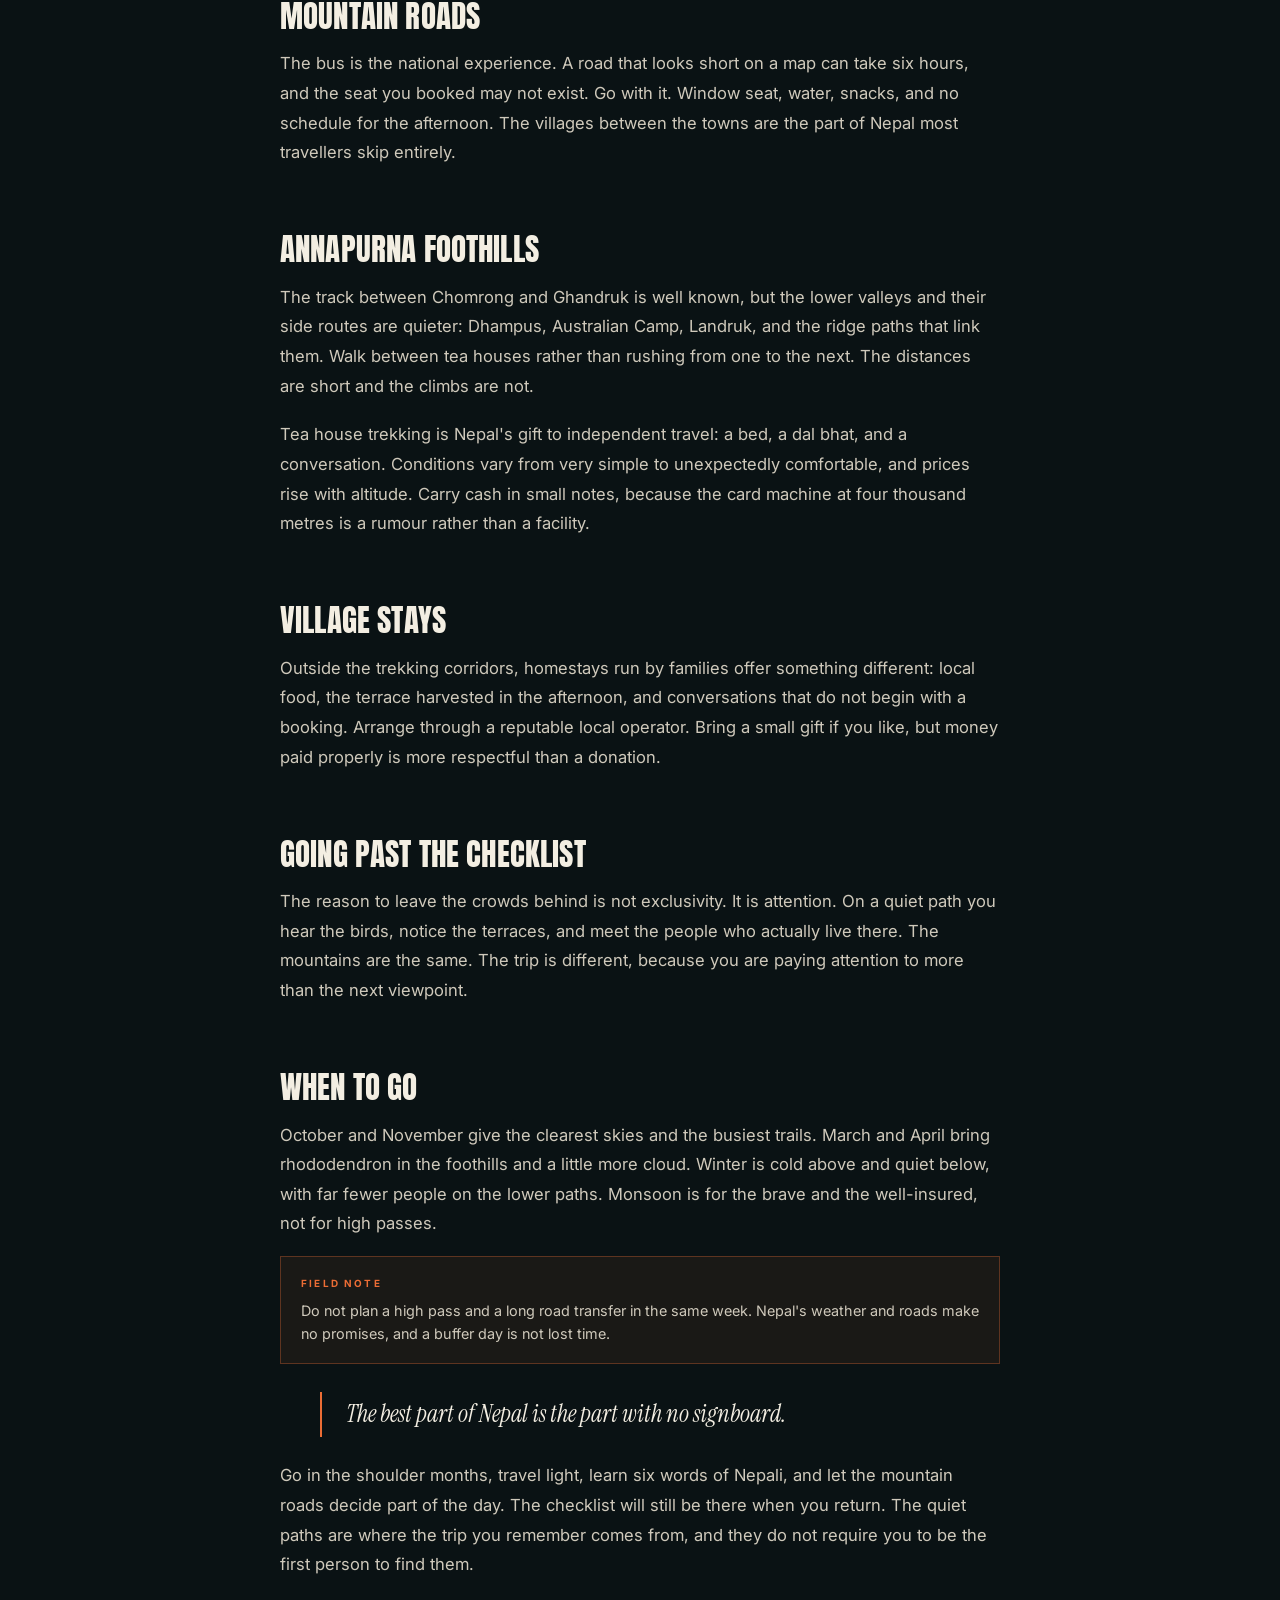
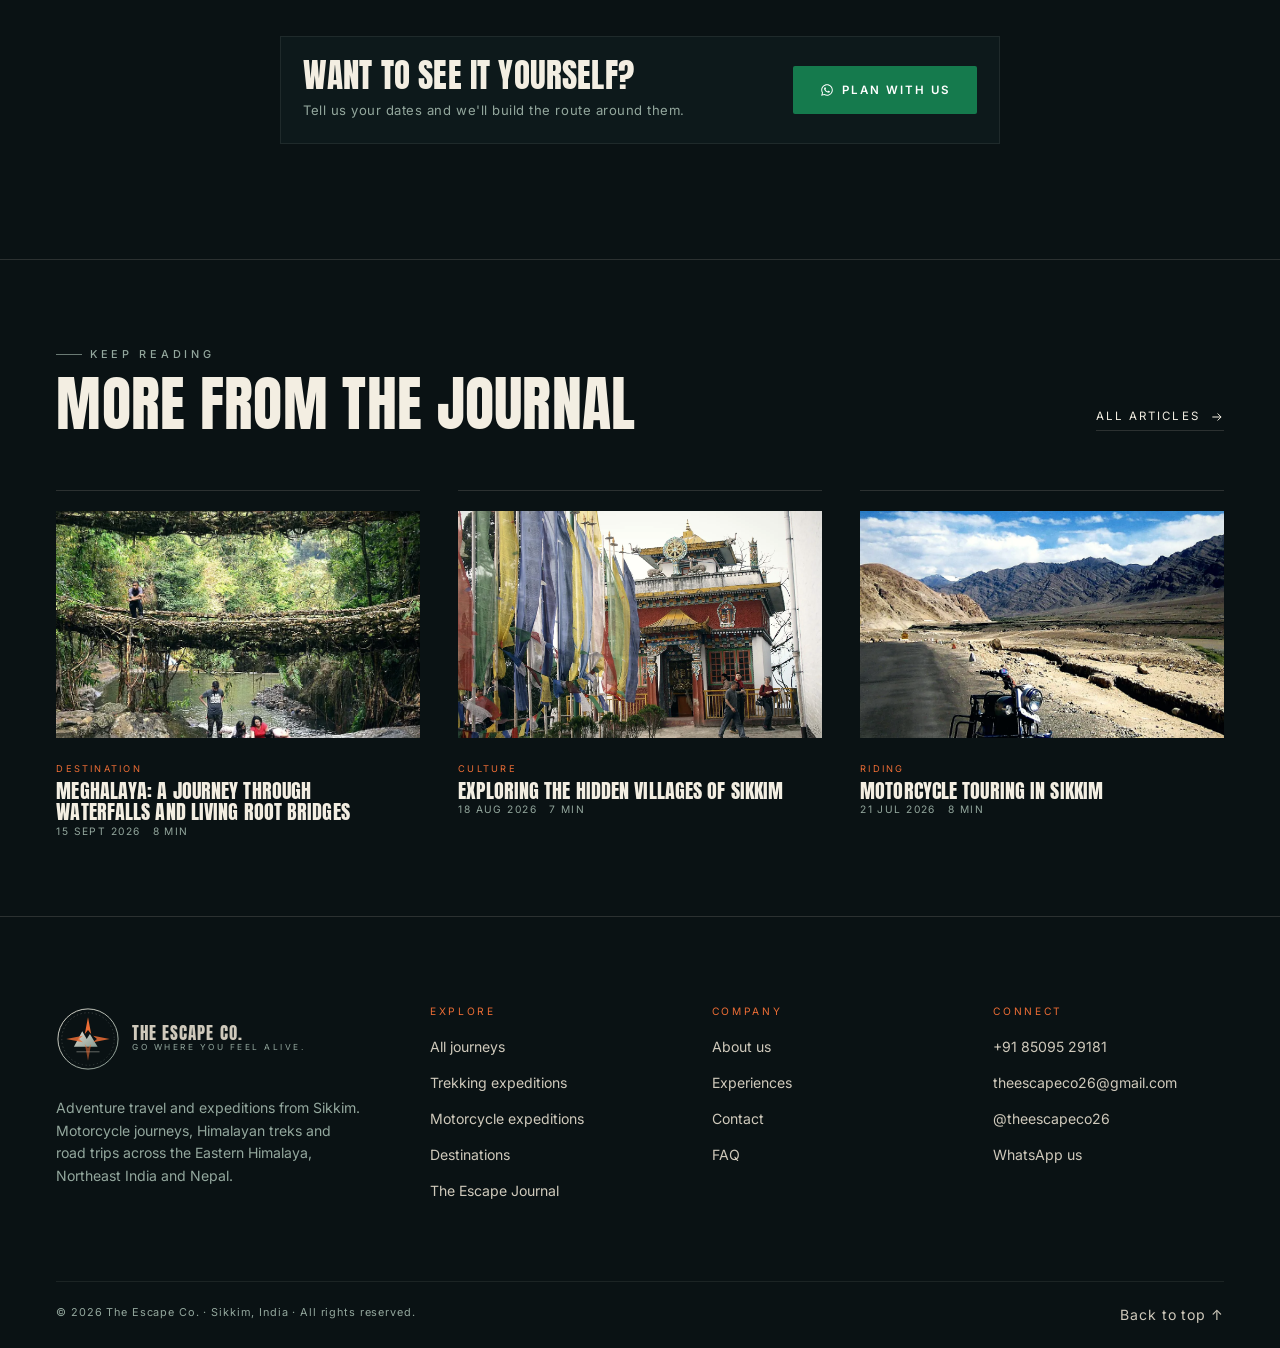
<file: article.html>
<!DOCTYPE html>
<html lang="en-IN">
<head>
<meta charset="utf-8">
<meta name="viewport" content="width=device-width, initial-scale=1">
<script>document.documentElement.classList.add("js");</script>
<title>The Escape Journal | The Escape Co.</title>
<meta name="description" content="A story from The Escape Journal — guides, destination notes and riding advice from the Eastern Himalaya.">
<meta name="theme-color" content="#0a1214">
<link rel="icon" href="assets/img/favicon.svg" type="image/svg+xml">
<link rel="preconnect" href="https://fonts.googleapis.com">
<link rel="preconnect" href="https://fonts.gstatic.com" crossorigin>
<link href="https://fonts.googleapis.com/css2?family=Anton&family=Inter:wght@300;400;500;600&family=Instrument+Serif:ital@0;1&display=swap" rel="stylesheet">
<link rel="stylesheet" href="assets/css/site.css">
</head>
<body id="top">
<div id="site-header"></div>

<main id="article">
  <noscript>
    <div class="wrap section">
      <h1 class="h-xl">The Escape Journal</h1>
      <p class="lede">Please enable JavaScript, or browse <a href="journal.html">all journal articles</a>.</p>
    </div>
  </noscript>
</main>

<div id="site-footer"></div>
<script src="assets/js/data.js"></script>
<script src="assets/js/journal-data.js"></script>
<script src="assets/js/site.js"></script>
</body>
</html>
</file>
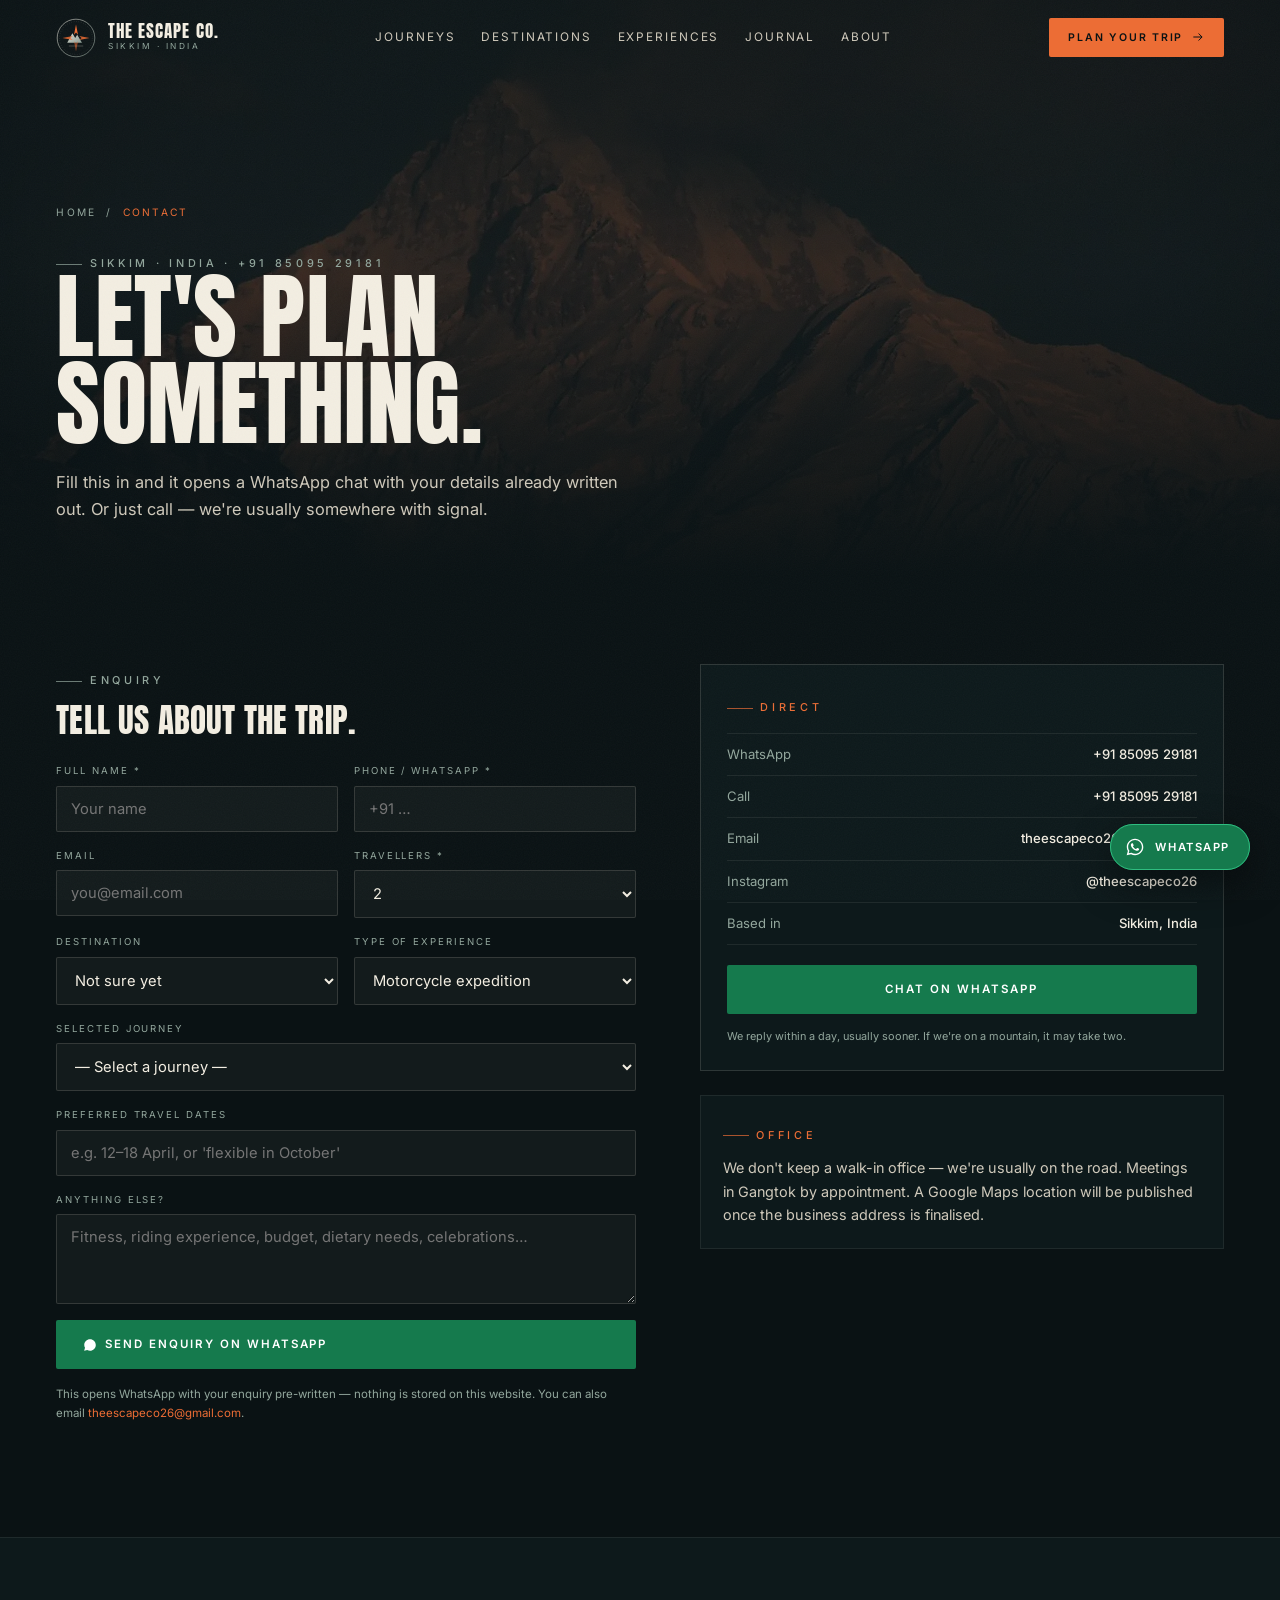
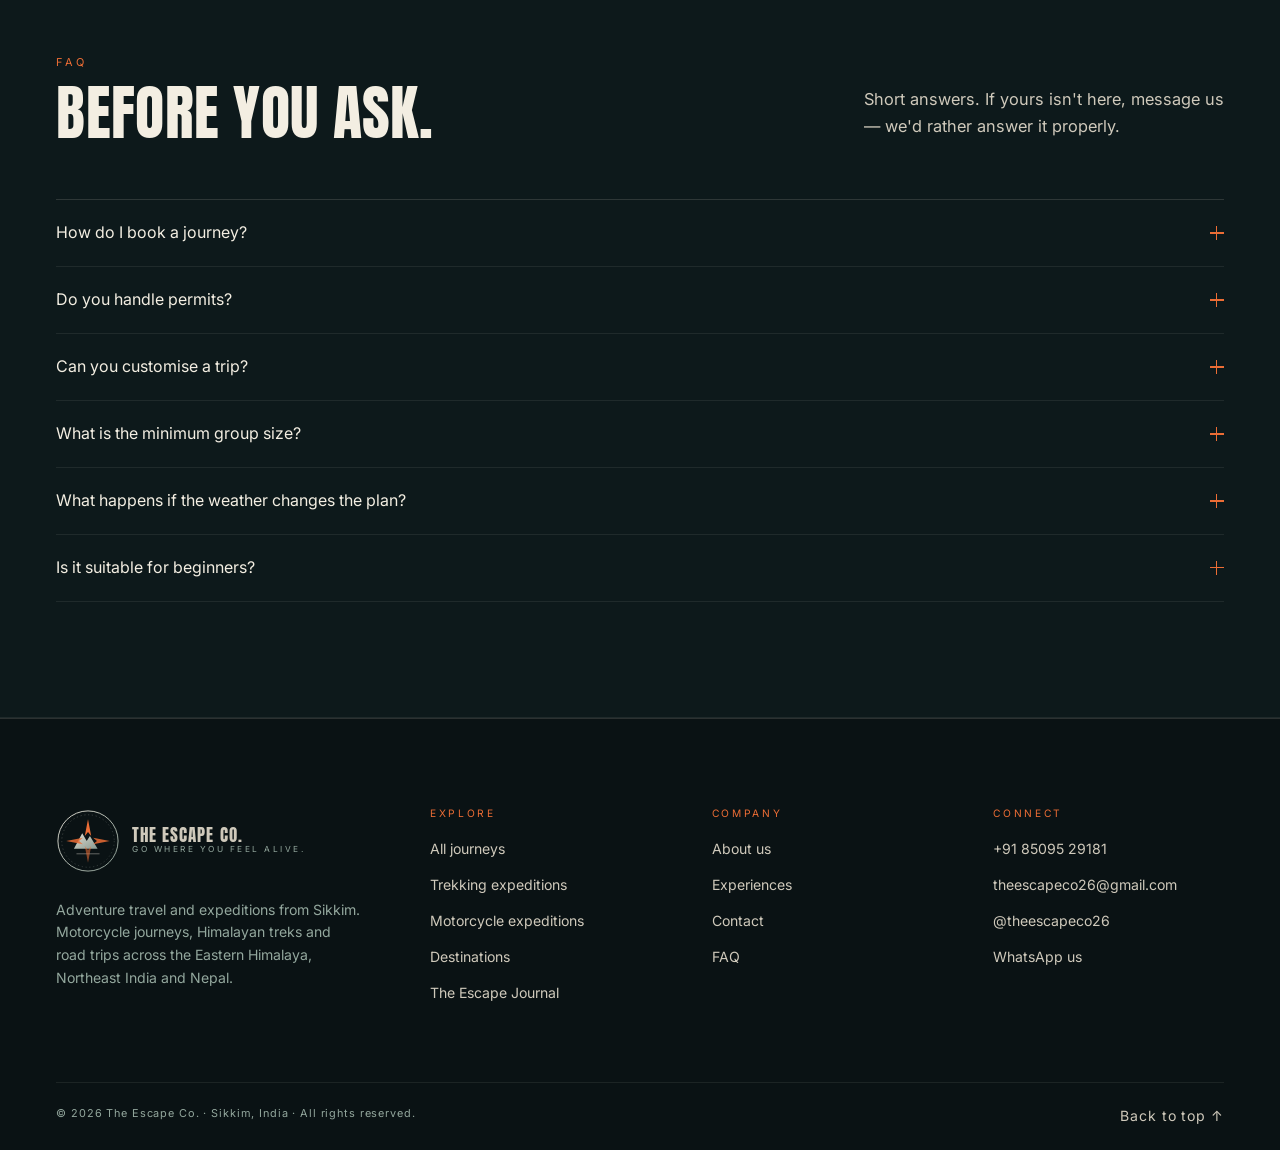
<file: contact.html>
<!DOCTYPE html>
<html lang="en-IN">
<head>
<meta charset="utf-8">
<meta name="viewport" content="width=device-width, initial-scale=1">
<script>document.documentElement.classList.add("js");</script>
<title>Contact & Enquiries — WhatsApp +91 85095 29181 | The Escape Co.</title>
<meta name="description" content="Tell us where you want to go. Enquiries go straight to WhatsApp on +91 85095 29181, or email theescapeco26@gmail.com. Based in Sikkim, India.">
<link rel="canonical" href="https://reynascodes.github.io/the-escape-co/contact.html">
<meta name="theme-color" content="#0a1214">
<meta property="og:title" content="Contact The Escape Co.">
<meta property="og:description" content="Plan a journey with us — WhatsApp, call or send an enquiry.">
<meta property="og:image" content="assets/img/kanchenjunga-dark.webp">
<link rel="icon" href="assets/img/favicon.svg" type="image/svg+xml">
<link rel="preconnect" href="https://fonts.googleapis.com">
<link rel="preconnect" href="https://fonts.gstatic.com" crossorigin>
<link href="https://fonts.googleapis.com/css2?family=Anton&family=Inter:wght@300;400;500;600&family=Instrument+Serif:ital@0;1&display=swap" rel="stylesheet">
<link rel="stylesheet" href="assets/css/site.css">
</head>
<body id="top">
<div id="site-header"></div>

<section class="phero">
  <div class="phero__media"><img src="assets/img/kanchenjunga-dark.webp" alt="Kanchenjunga at dusk" width="1600" height="900"></div>
  <div class="phero__in">
    <p class="phero__crumb"><a href="index.html">Home</a> / <span>Contact</span></p>
    <p class="eyebrow">Sikkim · India · +91 85095 29181</p>
    <h1 class="phero__title h-xl">Let's plan<br>something.</h1>
    <p class="phero__sub lede">Fill this in and it opens a WhatsApp chat with your details already written out. Or just call — we're usually somewhere with signal.</p>
  </div>
</section>

<section class="section">
  <div class="wrap split" style="align-items:start">
    <div data-reveal>
      <p class="eyebrow">Enquiry</p>
      <h2 class="h-md" style="margin:14px 0 26px">Tell us about the trip.</h2>
      <form class="form" id="enquiryForm" novalidate>
        <div class="field--row">
          <div class="field"><label for="name">Full name *</label><input id="name" name="name" type="text" autocomplete="name" required placeholder="Your name"></div>
          <div class="field"><label for="phone">Phone / WhatsApp *</label><input id="phone" name="phone" type="tel" autocomplete="tel" required placeholder="+91 …"></div>
        </div>
        <div class="field--row">
          <div class="field"><label for="email">Email</label><input id="email" name="email" type="email" autocomplete="email" placeholder="you@email.com"></div>
          <div class="field"><label for="travellers">Travellers *</label>
            <select id="travellers" name="travellers" required>
              <option value="1">1</option><option value="2" selected>2</option><option value="3">3</option>
              <option value="4">4</option><option value="5">5</option><option value="6+">6 or more</option>
            </select>
          </div>
        </div>
        <div class="field--row">
          <div class="field"><label for="destination">Destination</label>
            <select id="destination" name="destination">
              <option value="Not sure yet">Not sure yet</option>
              <option value="Sikkim">Sikkim</option>
              <option value="Nepal">Nepal</option>
              <option value="Meghalaya">Meghalaya</option>
              <option value="North Bengal">North Bengal</option>
            </select>
          </div>
          <div class="field"><label for="experience">Type of experience</label>
            <select id="experience" name="experience">
              <option value="Motorcycle expedition">Motorcycle expedition</option>
              <option value="Trekking">Trekking</option>
              <option value="Road trip / car tour">Road trip / car tour</option>
              <option value="Offbeat / homestay">Offbeat / homestay</option>
              <option value="Custom journey">Custom journey</option>
            </select>
          </div>
        </div>
        <div class="field"><label for="journey">Selected journey</label><select id="journey" name="journey"></select></div>
        <div class="field"><label for="dates">Preferred travel dates</label><input id="dates" name="dates" type="text" placeholder="e.g. 12–18 April, or 'flexible in October'"></div>
        <div class="field"><label for="notes">Anything else?</label><textarea id="notes" name="notes" placeholder="Fitness, riding experience, budget, dietary needs, celebrations…"></textarea></div>
        <button class="btn btn--wa" type="submit">
          <svg viewBox="0 0 24 24" fill="currentColor"><path d="M12.04 2C6.58 2 2.13 6.45 2.13 11.91c0 1.75.46 3.45 1.32 4.95L2 22l5.25-1.38c1.45.79 3.08 1.21 4.79 1.21 5.46 0 9.91-4.45 9.91-9.91S17.5 2 12.04 2Zm4.52 12.19c-.25-.12-1.47-.72-1.69-.81-.23-.08-.39-.12-.56.13-.16.24-.64.8-.79.97-.14.16-.29.18-.54.06-.25-.12-1.05-.39-2-1.23-.74-.66-1.24-1.47-1.38-1.72-.15-.25-.02-.38.11-.5.11-.11.25-.29.37-.43.13-.15.17-.25.25-.41.08-.17.04-.31-.02-.43-.06-.12-.56-1.34-.76-1.84-.2-.48-.4-.42-.56-.43h-.48c-.16 0-.43.06-.65.31-.23.25-.86.84-.86 2.05 0 1.2.88 2.37 1 2.53.12.17 1.72 2.63 4.17 3.69.58.25 1.04.4 1.39.51.59.19 1.12.16 1.55.1.47-.07 1.47-.6 1.68-1.18.2-.58.2-1.07.14-1.18-.06-.1-.22-.16-.47-.28Z"/></svg>
          Send enquiry on WhatsApp
        </button>
        <p class="form__note">This opens WhatsApp with your enquiry pre-written — nothing is stored on this website. You can also email <a href="mailto:theescapeco26@gmail.com" style="color:var(--orange)">theescapeco26@gmail.com</a>.</p>
        <div class="form__ok" id="formOk">Your WhatsApp chat should have opened in a new tab. If it didn't, message us directly on <a href="https://wa.me/918509529181" style="color:#b7e6ce;text-decoration:underline">+91 85095 29181</a>.</div>
      </form>
    </div>

    <aside class="stack" data-reveal="right">
      <div class="bookcard">
        <p class="eyebrow eyebrow--orange">Direct</p>
        <div class="bookcard__list" style="margin-top:16px">
          <div><span>WhatsApp</span><a href="https://wa.me/918509529181" target="_blank" rel="noopener"><b>+91 85095 29181</b></a></div>
          <div><span>Call</span><a href="tel:+918509529181"><b>+91 85095 29181</b></a></div>
          <div><span>Email</span><a href="mailto:theescapeco26@gmail.com"><b>theescapeco26@gmail.com</b></a></div>
          <div><span>Instagram</span><a href="https://instagram.com/theescapeco26" target="_blank" rel="noopener"><b>@theescapeco26</b></a></div>
          <div><span>Based in</span><b>Sikkim, India</b></div>
        </div>
        <a class="btn btn--wa btn--block" href="https://wa.me/918509529181?text=Hello%20The%20Escape%20Co.%2C%20I%27d%20like%20to%20plan%20a%20journey." target="_blank" rel="noopener">Chat on WhatsApp</a>
        <p class="bookcard__fine">We reply within a day, usually sooner. If we're on a mountain, it may take two.</p>
      </div>
      <div class="routebox">
        <p class="eyebrow eyebrow--orange">Office</p>
        <p style="margin-top:12px;font-size:.9rem;color:var(--cream-dim)">We don't keep a walk-in office — we're usually on the road. Meetings in Gangtok by appointment. A Google Maps location will be published once the business address is finalised.</p>
      </div>
    </aside>
  </div>
</section>

<section class="section" id="faq" style="background:var(--ink-2);border-block:1px solid var(--line-soft)">
  <div class="wrap">
    <div class="sec-head">
      <div data-reveal><span class="sec-no">FAQ</span><h2 class="h-lg">Before you ask.</h2></div>
      <p class="lede" style="max-width:36ch" data-reveal>Short answers. If yours isn't here, message us — we'd rather answer it properly.</p>
    </div>
    <div id="faqBox" data-reveal></div>
  </div>
</section>

<div id="site-footer"></div>
<script src="assets/js/data.js"></script>
<script src="assets/js/journal-data.js"></script>
<script src="assets/js/site.js"></script>
</body>
</html>
</file>
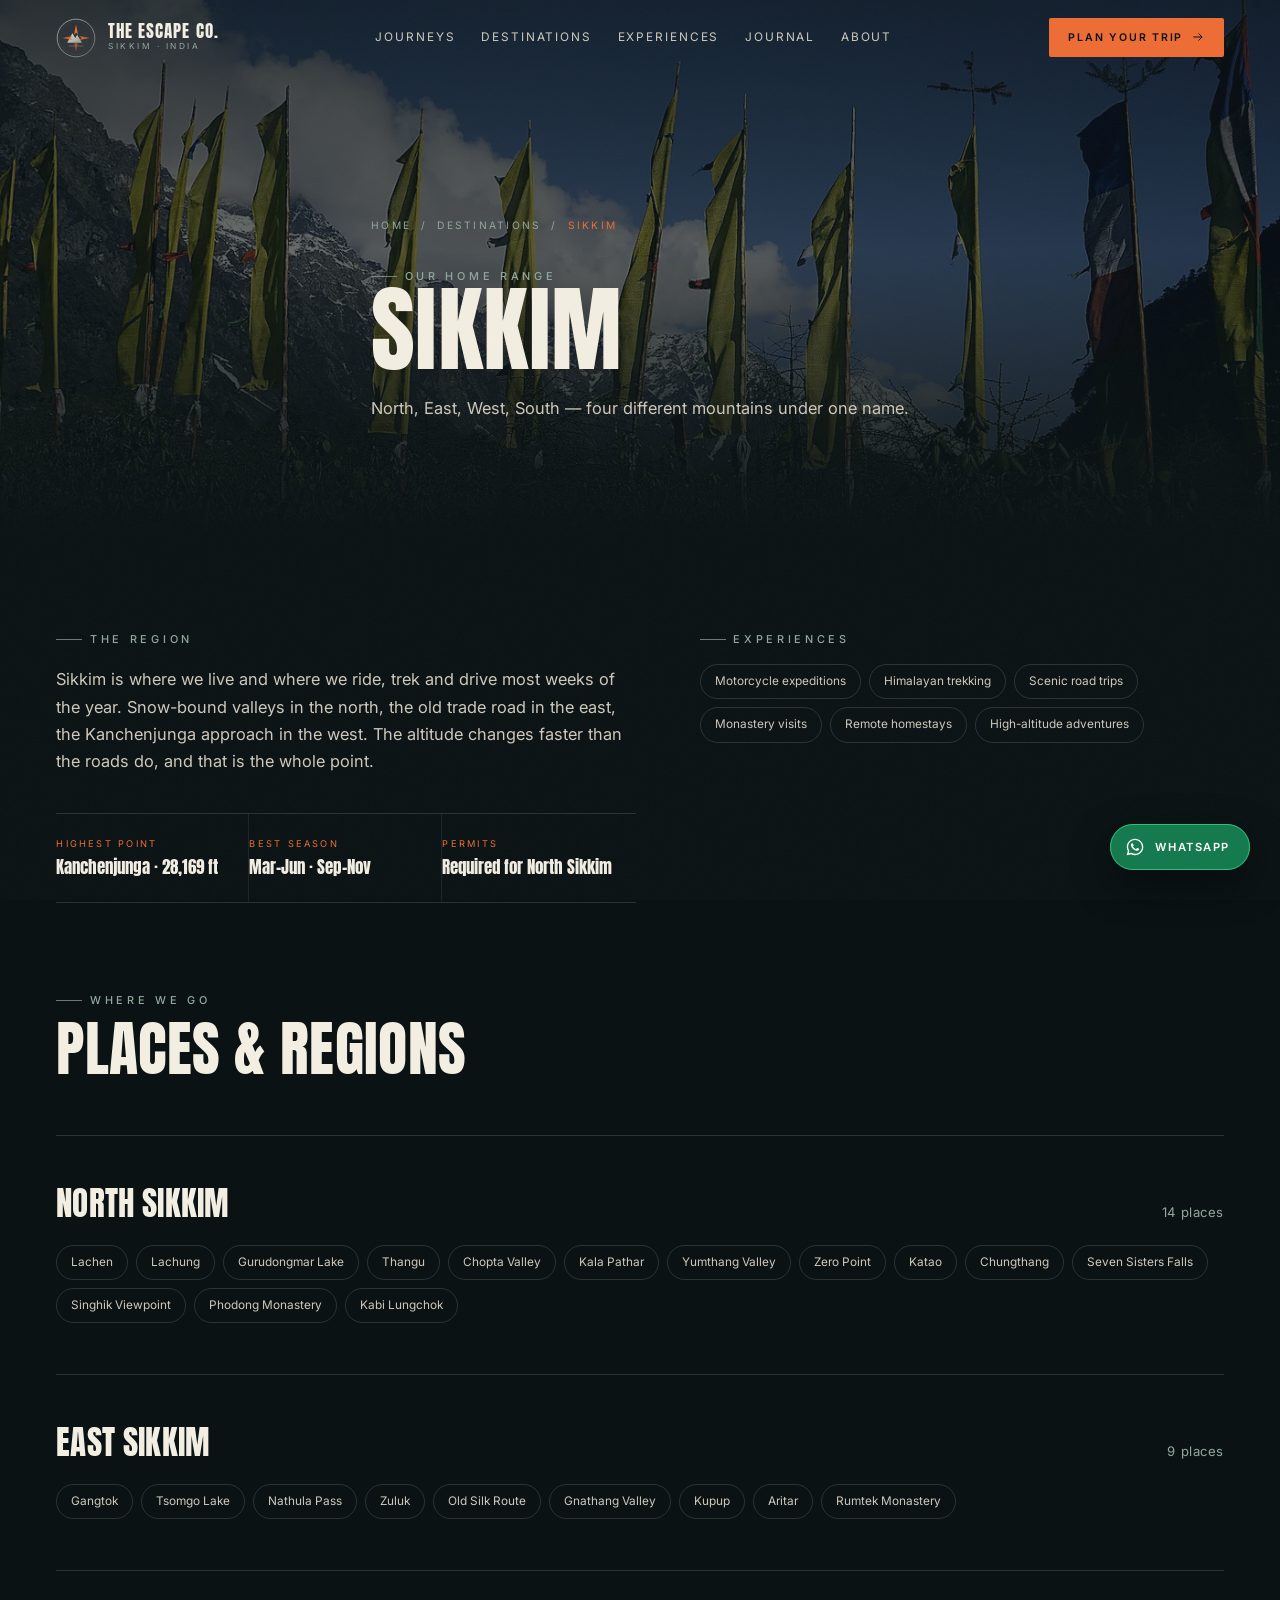
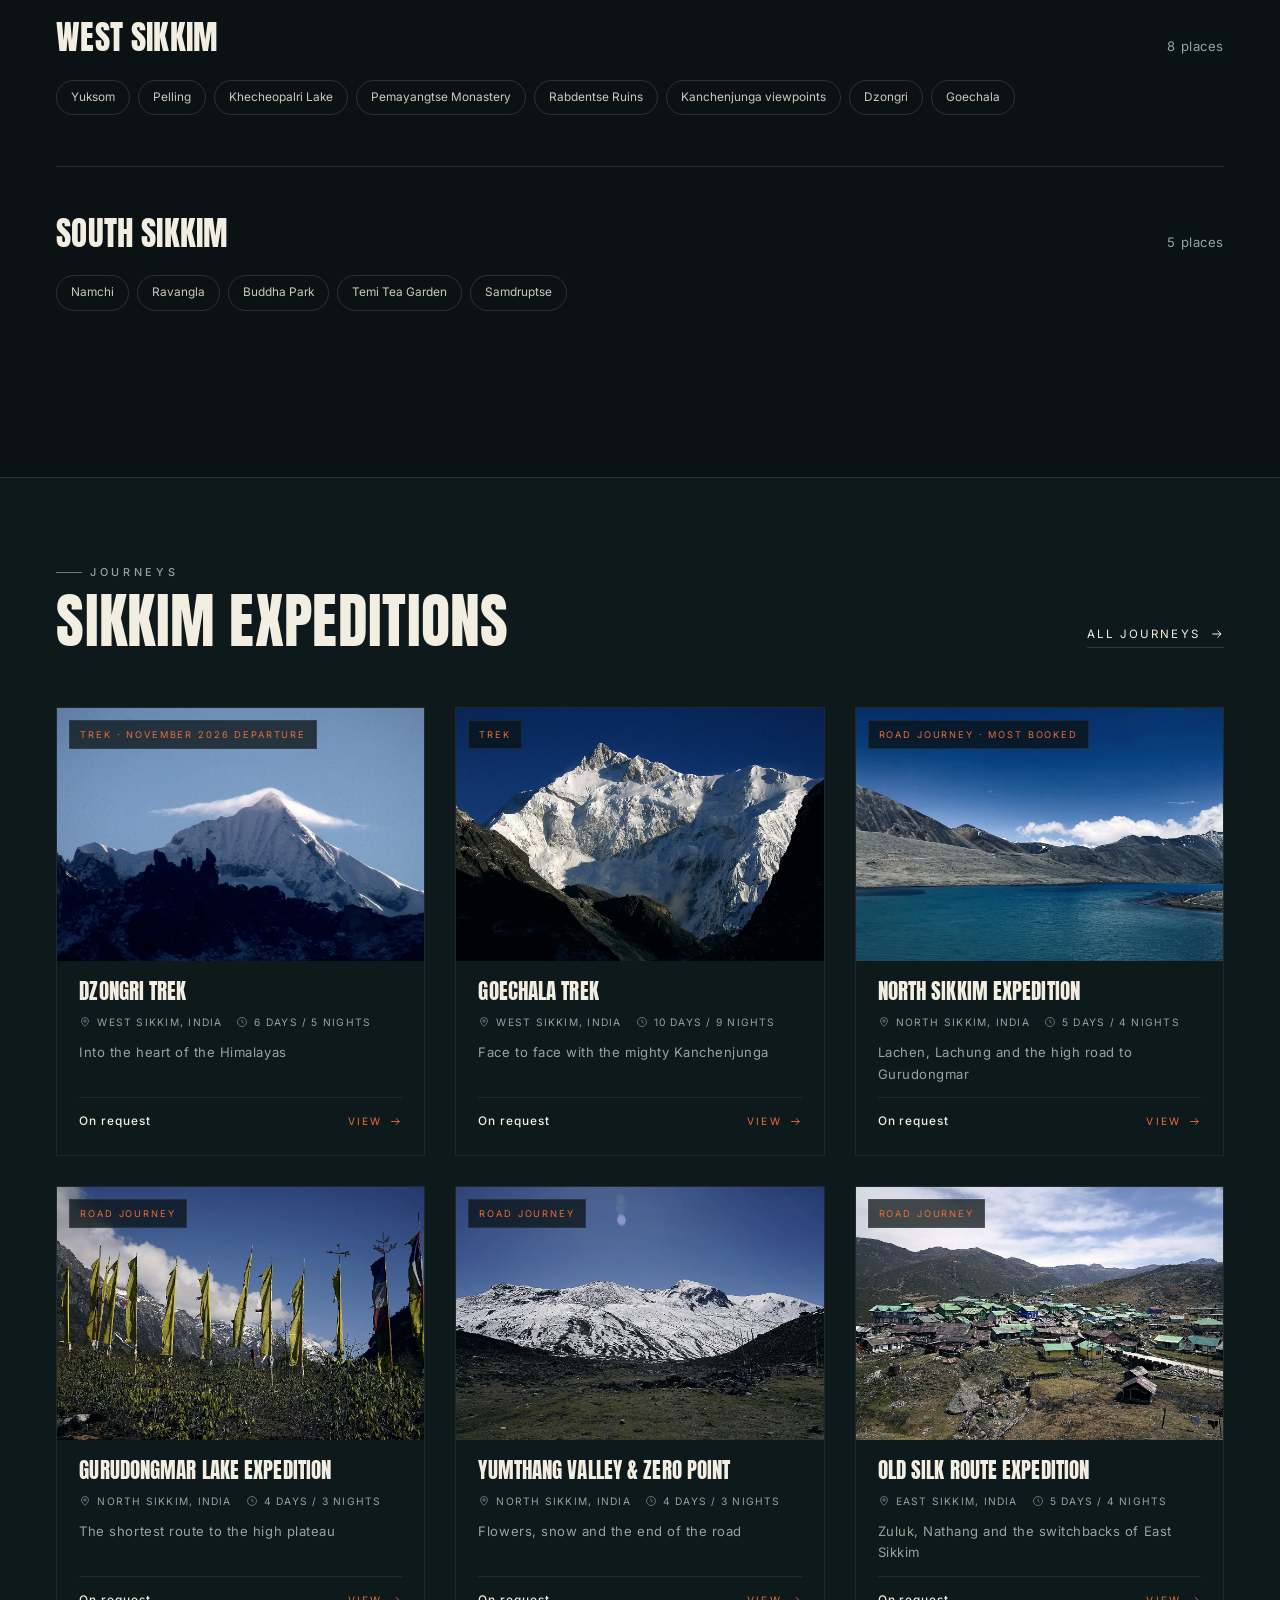
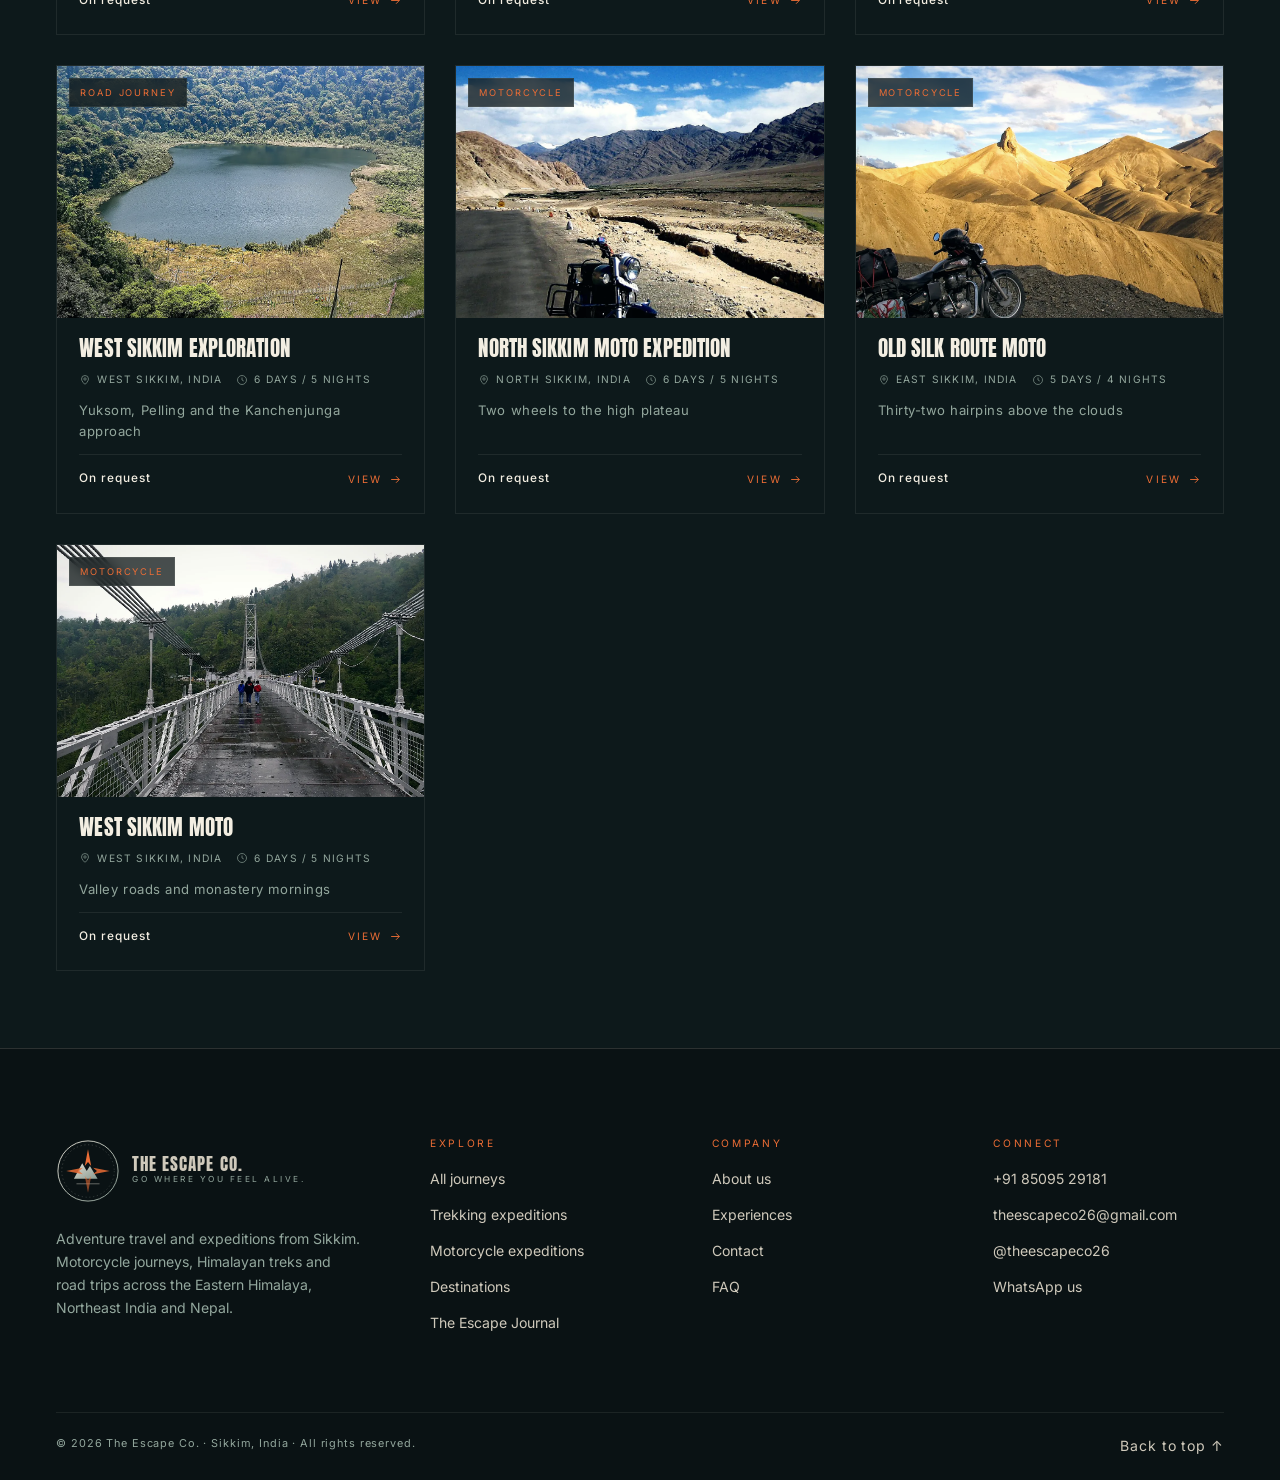
<file: destination.html>
<!DOCTYPE html>
<html lang="en-IN">
<head>
<meta charset="utf-8">
<meta name="viewport" content="width=device-width, initial-scale=1">
<script>document.documentElement.classList.add("js");</script>
<title>Destination | The Escape Co.</title>
<meta name="description" content="Places, experiences and journeys across the regions we travel — Sikkim, Nepal, Meghalaya and North Bengal.">
<meta name="theme-color" content="#0a1214">
<link rel="icon" href="assets/img/favicon.svg" type="image/svg+xml">
<link rel="preconnect" href="https://fonts.googleapis.com">
<link rel="preconnect" href="https://fonts.gstatic.com" crossorigin>
<link href="https://fonts.googleapis.com/css2?family=Anton&family=Inter:wght@300;400;500;600&family=Instrument+Serif:ital@0;1&display=swap" rel="stylesheet">
<link rel="stylesheet" href="assets/css/site.css">
</head>
<body id="top">
<div id="site-header"></div>

<main data-page="destination">
  <noscript>
    <div class="wrap section">
      <h1 class="h-xl">Destinations</h1>
      <p class="lede">Sikkim, Nepal, Meghalaya and North Bengal. Please enable JavaScript, or visit
      <a href="destinations.html">the destination directory</a>.</p>
    </div>
  </noscript>
</main>

<div id="site-footer"></div>
<script src="assets/js/data.js"></script>
<script src="assets/js/journal-data.js"></script>
<script src="assets/js/site.js"></script>
</body>
</html>
</file>
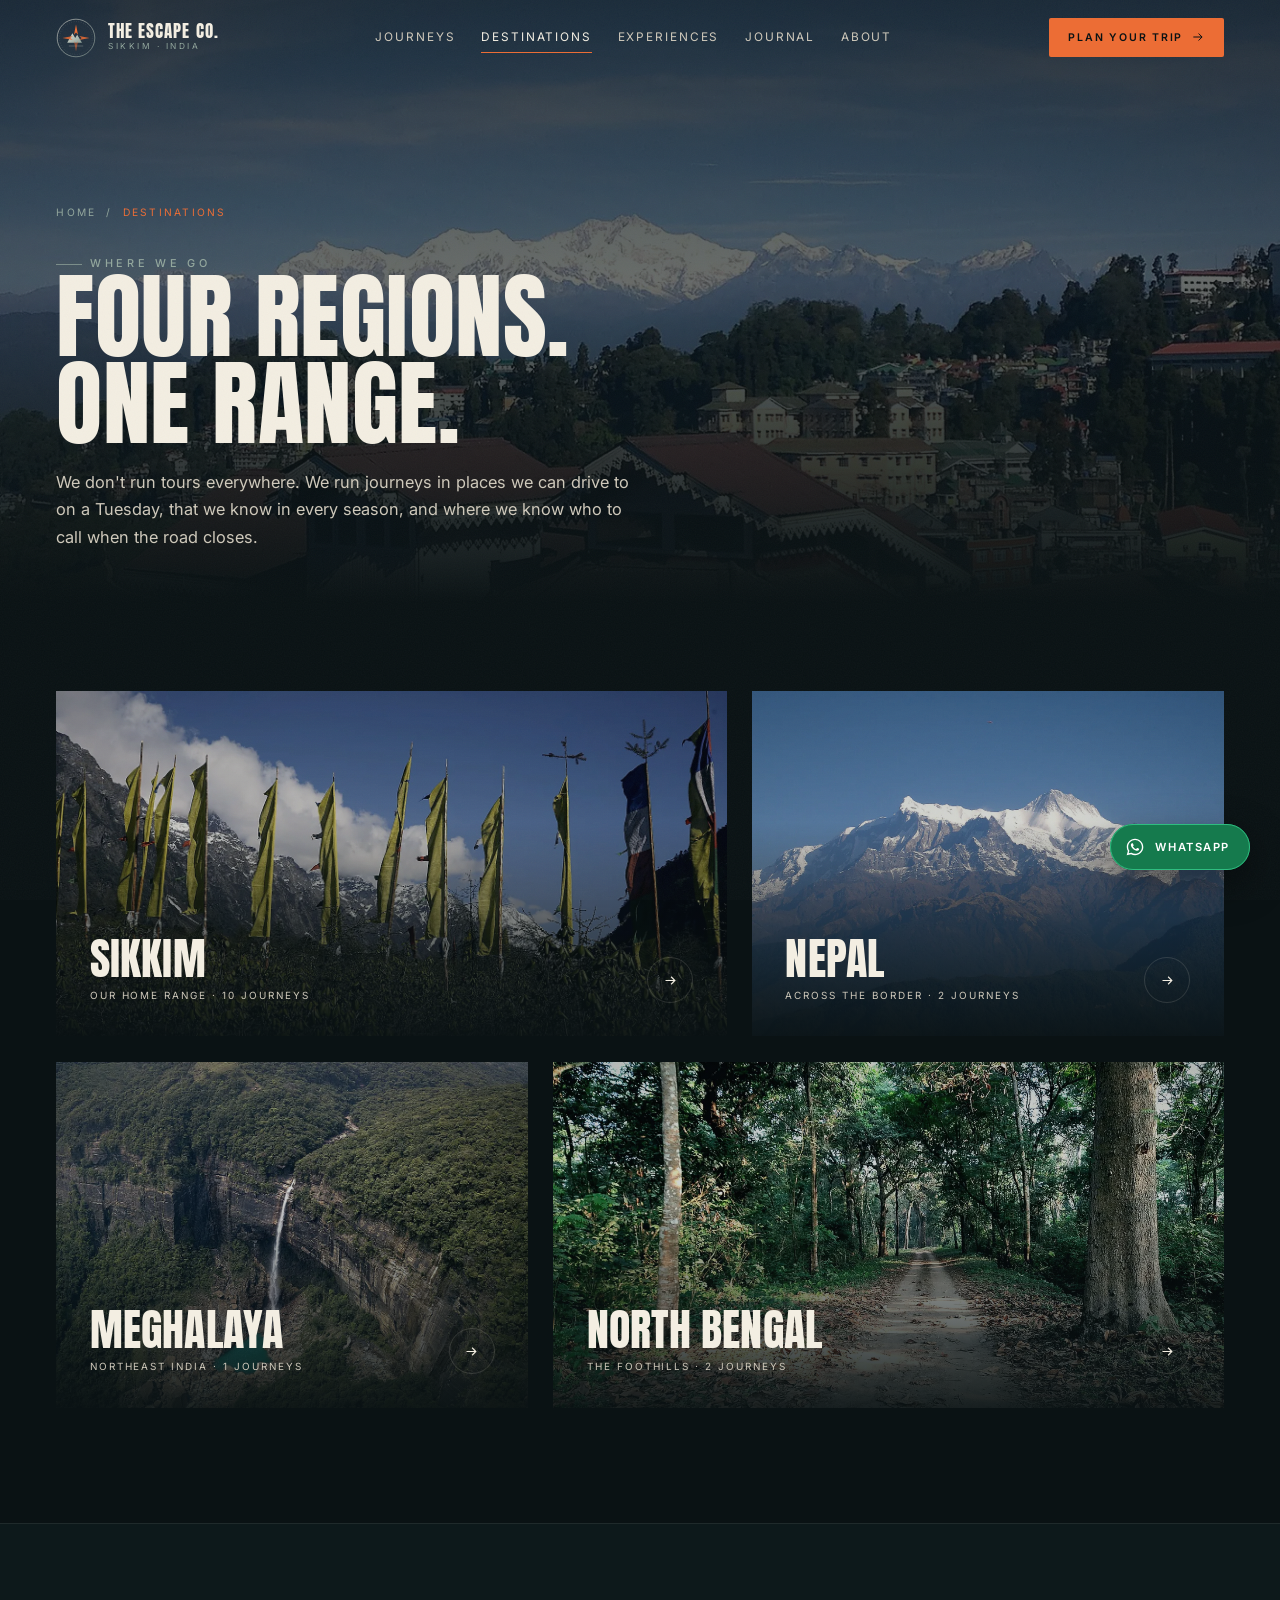
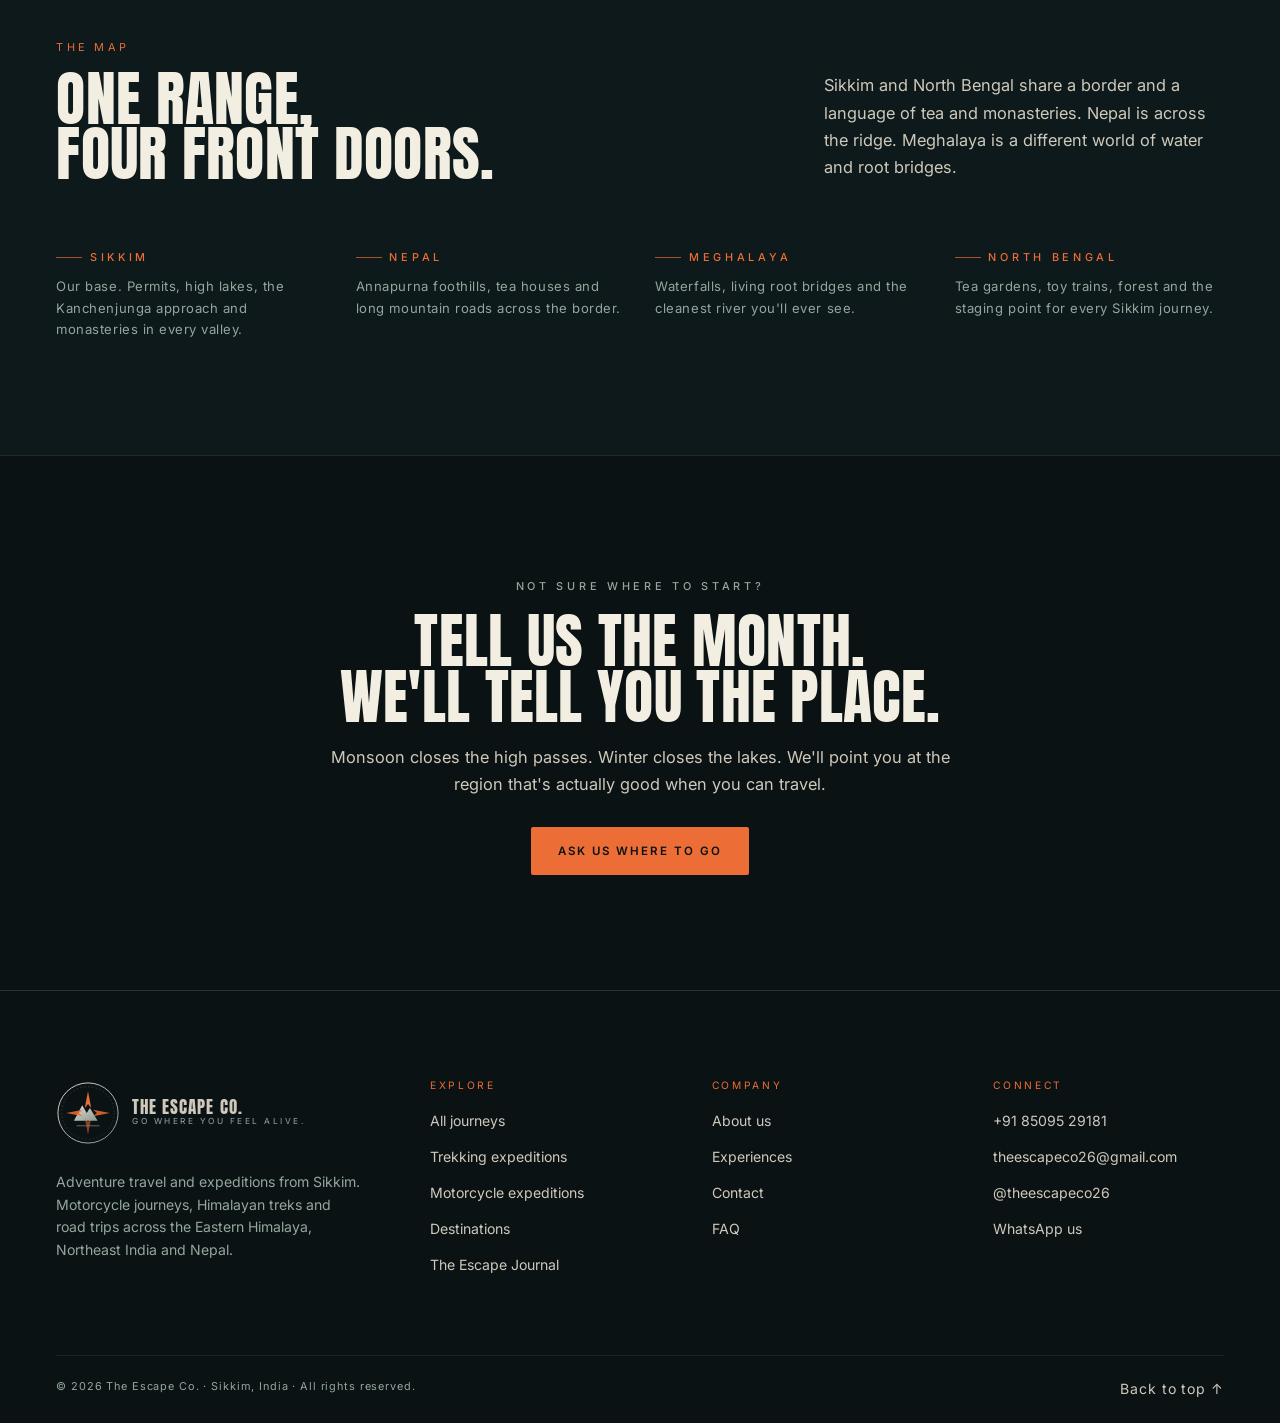
<file: destinations.html>
<!DOCTYPE html>
<html lang="en-IN">
<head>
<meta charset="utf-8">
<meta name="viewport" content="width=device-width, initial-scale=1">
<script>document.documentElement.classList.add("js");</script>
<title>Destinations — Sikkim, Nepal, Meghalaya, North Bengal | The Escape Co.</title>
<meta name="description" content="Four regions we know intimately: Sikkim, Nepal, Meghalaya and North Bengal. Places, experiences and journeys in each.">
<link rel="canonical" href="https://reynascodes.github.io/the-escape-co/destinations.html">
<meta name="theme-color" content="#0a1214">
<meta property="og:title" content="Destinations | The Escape Co.">
<meta property="og:description" content="Sikkim, Nepal, Meghalaya and North Bengal — the regions we travel, ride and trek.">
<meta property="og:image" content="assets/img/darjeeling.webp">
<link rel="icon" href="assets/img/favicon.svg" type="image/svg+xml">
<link rel="preconnect" href="https://fonts.googleapis.com">
<link rel="preconnect" href="https://fonts.gstatic.com" crossorigin>
<link href="https://fonts.googleapis.com/css2?family=Anton&family=Inter:wght@300;400;500;600&family=Instrument+Serif:ital@0;1&display=swap" rel="stylesheet">
<link rel="stylesheet" href="assets/css/site.css">
</head>
<body id="top">
<div id="site-header"></div>

<section class="phero">
  <div class="phero__media"><img src="assets/img/darjeeling.webp" alt="Kanchenjunga above the rooftops of Darjeeling" width="1920" height="1080"></div>
  <div class="phero__in">
    <p class="phero__crumb"><a href="index.html">Home</a> / <span>Destinations</span></p>
    <p class="eyebrow">Where we go</p>
    <h1 class="phero__title h-xl">Four regions.<br>One range.</h1>
    <p class="phero__sub lede">We don't run tours everywhere. We run journeys in places we can drive to on a Tuesday, that we know in every season, and where we know who to call when the road closes.</p>
  </div>
</section>

<section class="section">
  <div class="wrap">
    <div class="dest-grid" id="destGrid"></div>
  </div>
</section>

<section class="section" style="background:var(--ink-2);border-block:1px solid var(--line-soft)">
  <div class="wrap">
    <div class="sec-head">
      <div data-reveal><span class="sec-no">THE MAP</span><h2 class="h-lg">One range,<br>four front doors.</h2></div>
      <p class="lede" style="max-width:40ch" data-reveal>Sikkim and North Bengal share a border and a language of tea and monasteries. Nepal is across the ridge. Meghalaya is a different world of water and root bridges.</p>
    </div>
    <div class="cols-4" data-stagger>
      <div><p class="eyebrow eyebrow--orange">Sikkim</p><p class="small muted" style="margin-top:10px">Our base. Permits, high lakes, the Kanchenjunga approach and monasteries in every valley.</p></div>
      <div><p class="eyebrow eyebrow--orange">Nepal</p><p class="small muted" style="margin-top:10px">Annapurna foothills, tea houses and long mountain roads across the border.</p></div>
      <div><p class="eyebrow eyebrow--orange">Meghalaya</p><p class="small muted" style="margin-top:10px">Waterfalls, living root bridges and the cleanest river you'll ever see.</p></div>
      <div><p class="eyebrow eyebrow--orange">North Bengal</p><p class="small muted" style="margin-top:10px">Tea gardens, toy trains, forest and the staging point for every Sikkim journey.</p></div>
    </div>
  </div>
</section>

<section class="section">
  <div class="wrap" style="text-align:center">
    <p class="eyebrow eyebrow--bare" style="justify-content:center" data-reveal>Not sure where to start?</p>
    <h2 class="h-lg" style="margin-top:16px" data-reveal>Tell us the month.<br>We'll tell you the place.</h2>
    <p class="lede" style="margin:20px auto 0;text-align:center" data-reveal>Monsoon closes the high passes. Winter closes the lakes. We'll point you at the region that's actually good when you can travel.</p>
    <div class="cta__actions" style="margin-top:28px" data-reveal>
      <a class="btn btn--orange" href="contact.html">Ask us where to go</a>
    </div>
  </div>
</section>

<div id="site-footer"></div>
<script src="assets/js/data.js"></script>
<script src="assets/js/journal-data.js"></script>
<script src="assets/js/site.js"></script>
</body>
</html>
</file>
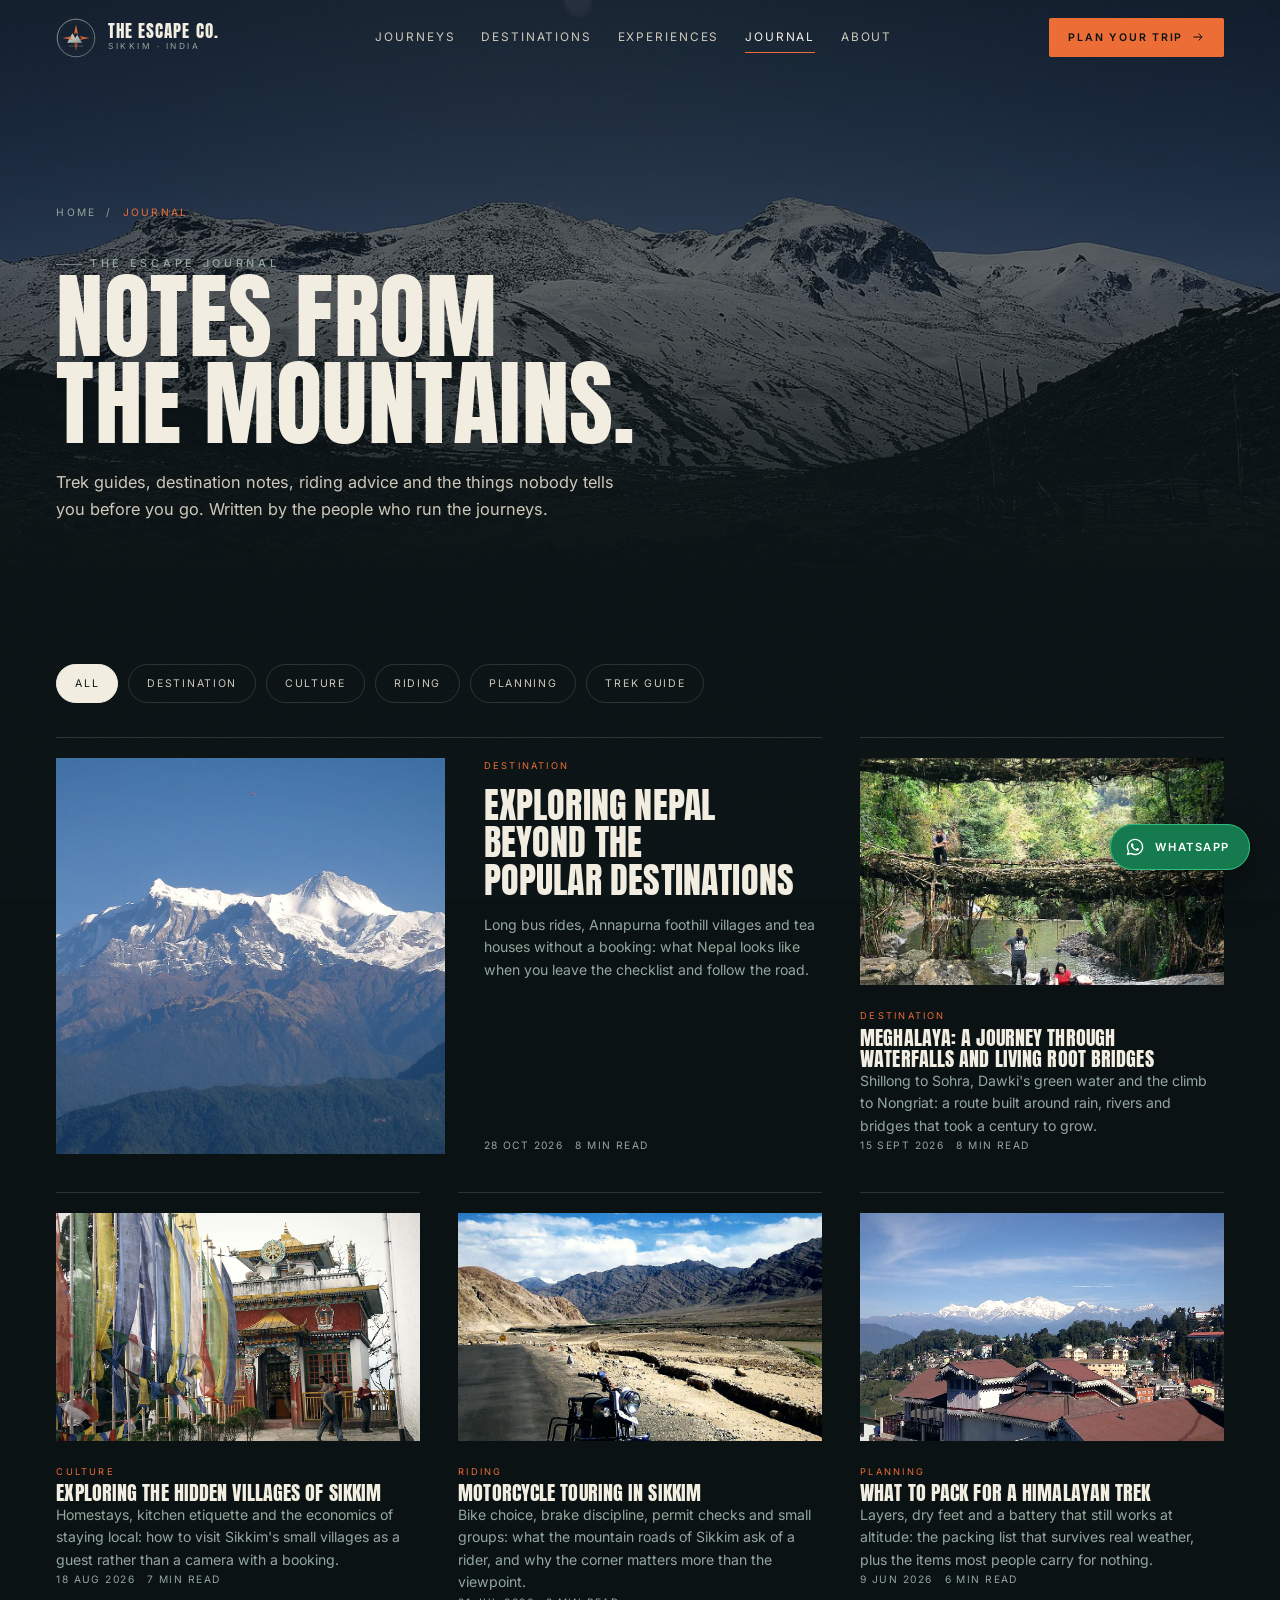
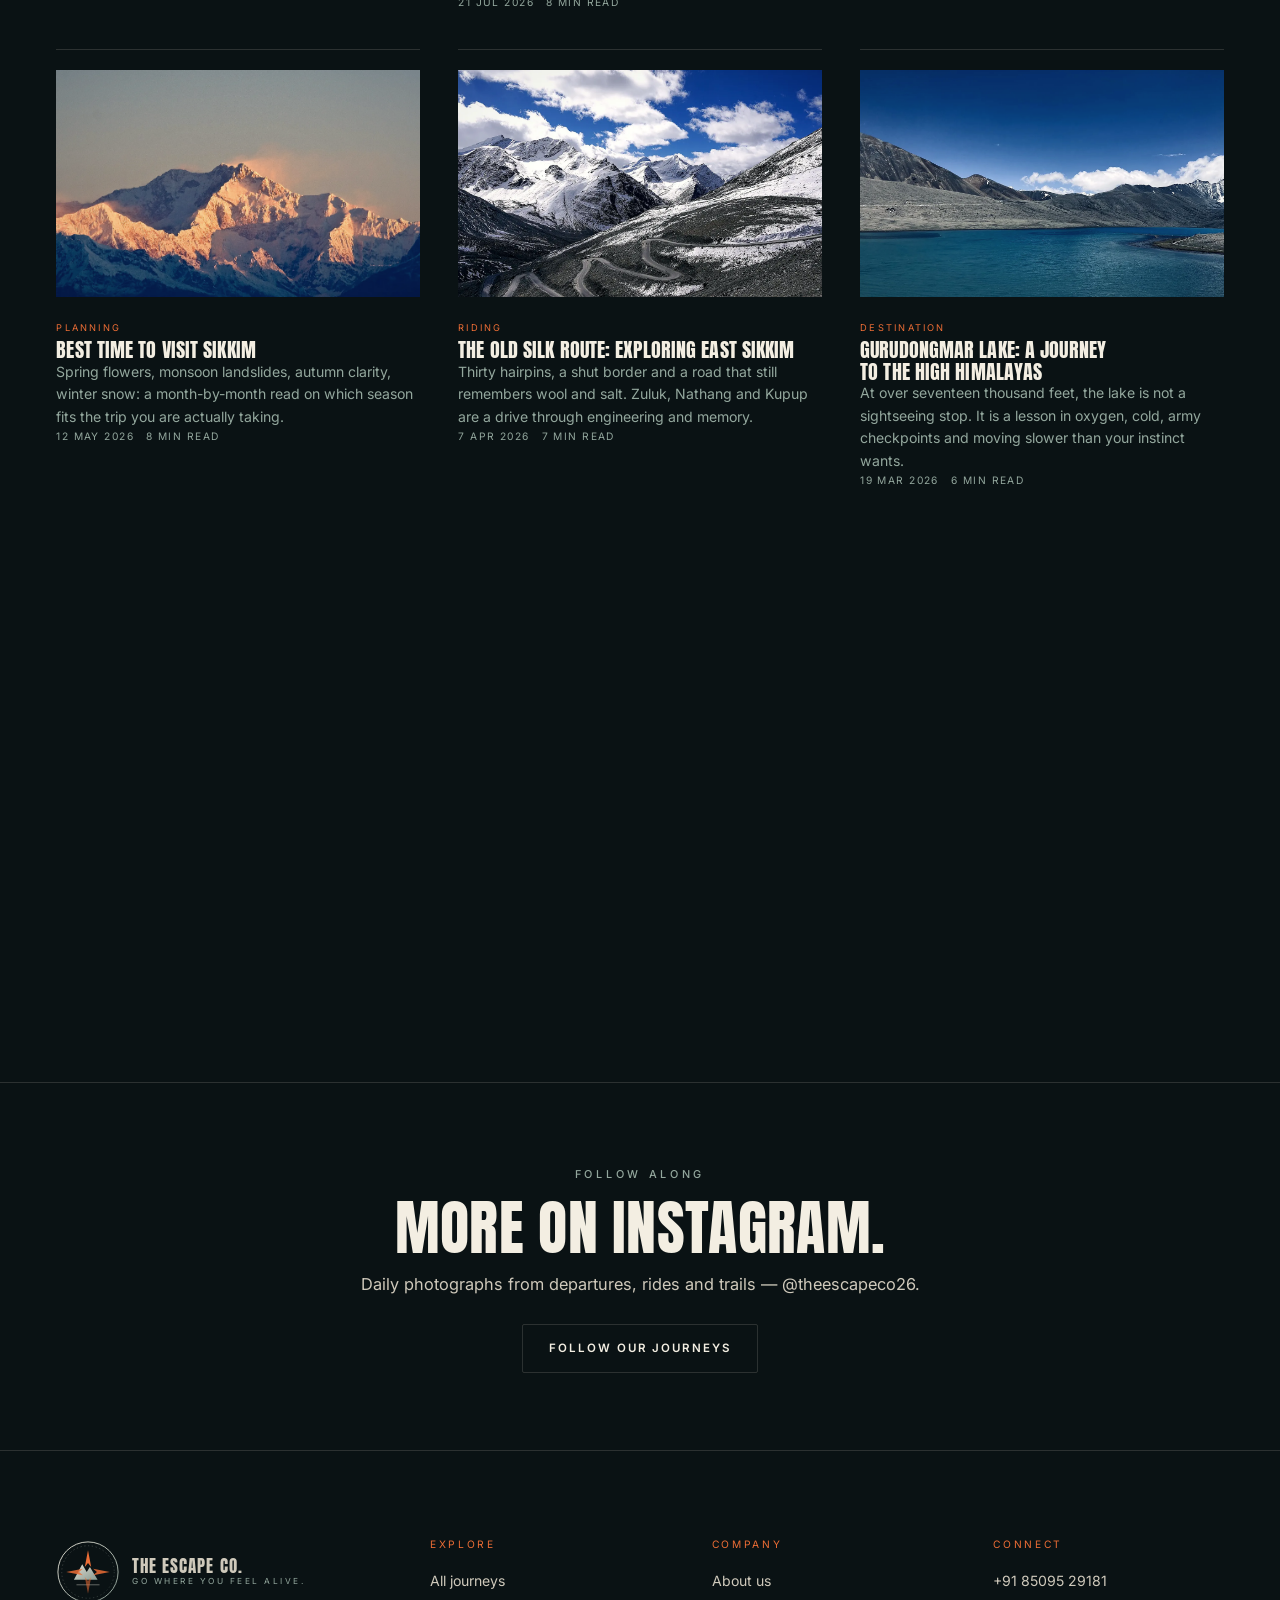
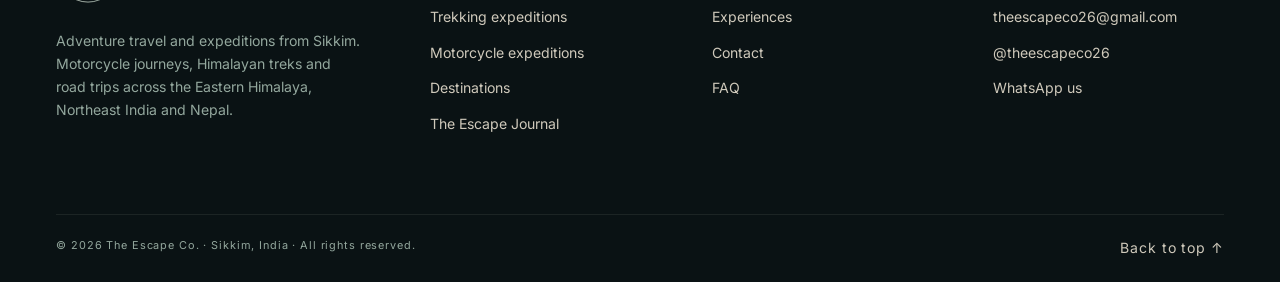
<file: journal.html>
<!DOCTYPE html>
<html lang="en-IN">
<head>
<meta charset="utf-8">
<meta name="viewport" content="width=device-width, initial-scale=1">
<script>document.documentElement.classList.add("js");</script>
<title>The Escape Journal — Trek Guides, Destination Notes & Riding Stories</title>
<meta name="description" content="Guides, destination notes and honest advice from Sikkim — Dzongri and Goechala trek guides, North Sikkim, Meghalaya, Nepal and what to actually pack.">
<link rel="canonical" href="https://reynascodes.github.io/the-escape-co/journal.html">
<meta name="theme-color" content="#0a1214">
<meta property="og:title" content="The Escape Journal">
<meta property="og:description" content="Travel stories, destination guides and useful information from the Eastern Himalaya.">
<meta property="og:image" content="assets/img/yumthang.webp">
<link rel="icon" href="assets/img/favicon.svg" type="image/svg+xml">
<link rel="preconnect" href="https://fonts.googleapis.com">
<link rel="preconnect" href="https://fonts.gstatic.com" crossorigin>
<link href="https://fonts.googleapis.com/css2?family=Anton&family=Inter:wght@300;400;500;600&family=Instrument+Serif:ital@0;1&display=swap" rel="stylesheet">
<link rel="stylesheet" href="assets/css/site.css">
</head>
<body id="top">
<div id="site-header"></div>

<section class="phero">
  <div class="phero__media"><img src="assets/img/yumthang.webp" alt="Yumthang Valley in North Sikkim" width="1920" height="1080"></div>
  <div class="phero__in">
    <p class="phero__crumb"><a href="index.html">Home</a> / <span>Journal</span></p>
    <p class="eyebrow">The Escape Journal</p>
    <h1 class="phero__title h-xl">Notes from<br>the mountains.</h1>
    <p class="phero__sub lede">Trek guides, destination notes, riding advice and the things nobody tells you before you go. Written by the people who run the journeys.</p>
  </div>
</section>

<section class="section">
  <div class="wrap">
    <div class="filters" id="journalFilters" role="group" aria-label="Filter articles"></div>
    <div class="journal-grid" id="journalGrid"></div>
  </div>
</section>

<section class="section section--tight" style="border-top:1px solid var(--line)">
  <div class="wrap" style="text-align:center">
    <p class="eyebrow eyebrow--bare" style="justify-content:center" data-reveal>Follow along</p>
    <h2 class="h-lg" style="margin-top:14px" data-reveal>More on Instagram.</h2>
    <p class="lede" style="margin:16px auto 0;text-align:center" data-reveal>Daily photographs from departures, rides and trails — @theescapeco26.</p>
    <div class="cta__actions" style="margin-top:26px" data-reveal>
      <a class="btn btn--ghost" href="https://instagram.com/theescapeco26" target="_blank" rel="noopener">Follow our journeys</a>
    </div>
  </div>
</section>

<div id="site-footer"></div>
<script src="assets/js/data.js"></script>
<script src="assets/js/journal-data.js"></script>
<script src="assets/js/site.js"></script>
</body>
</html>
</file>
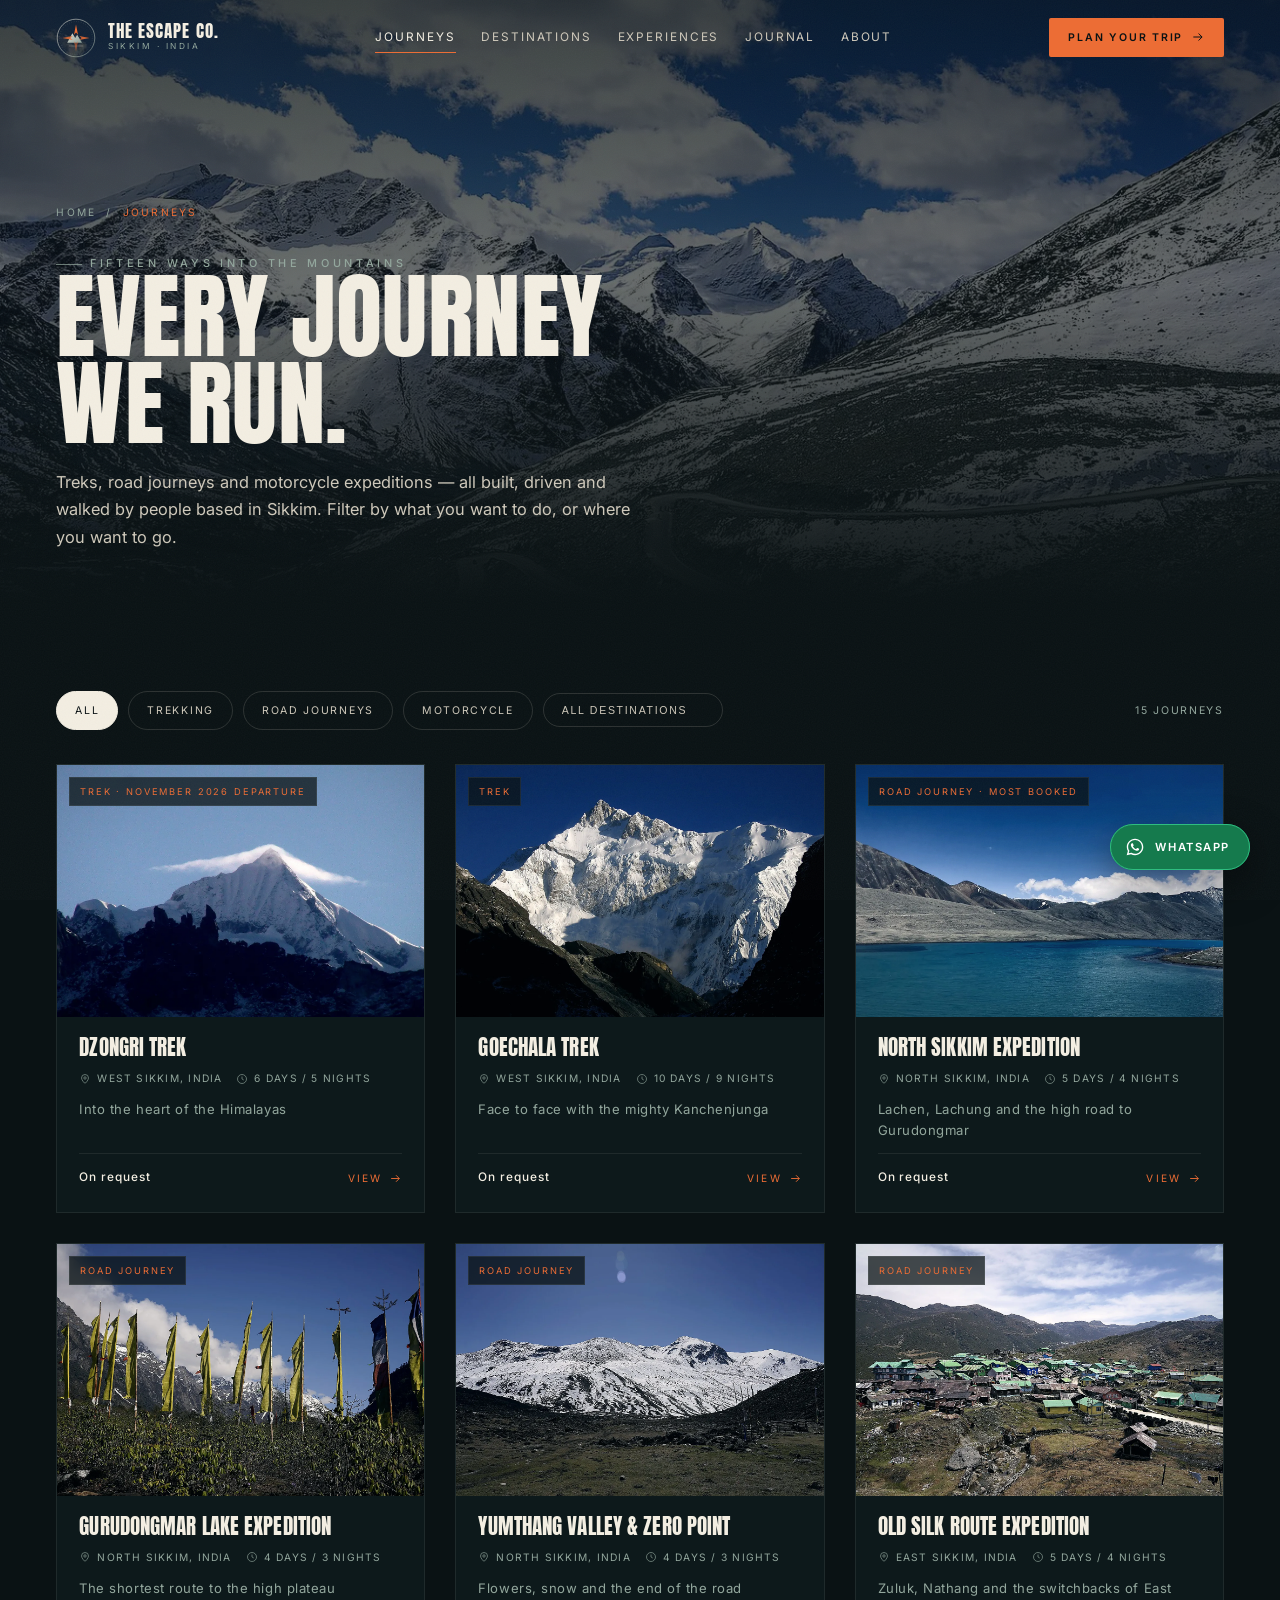
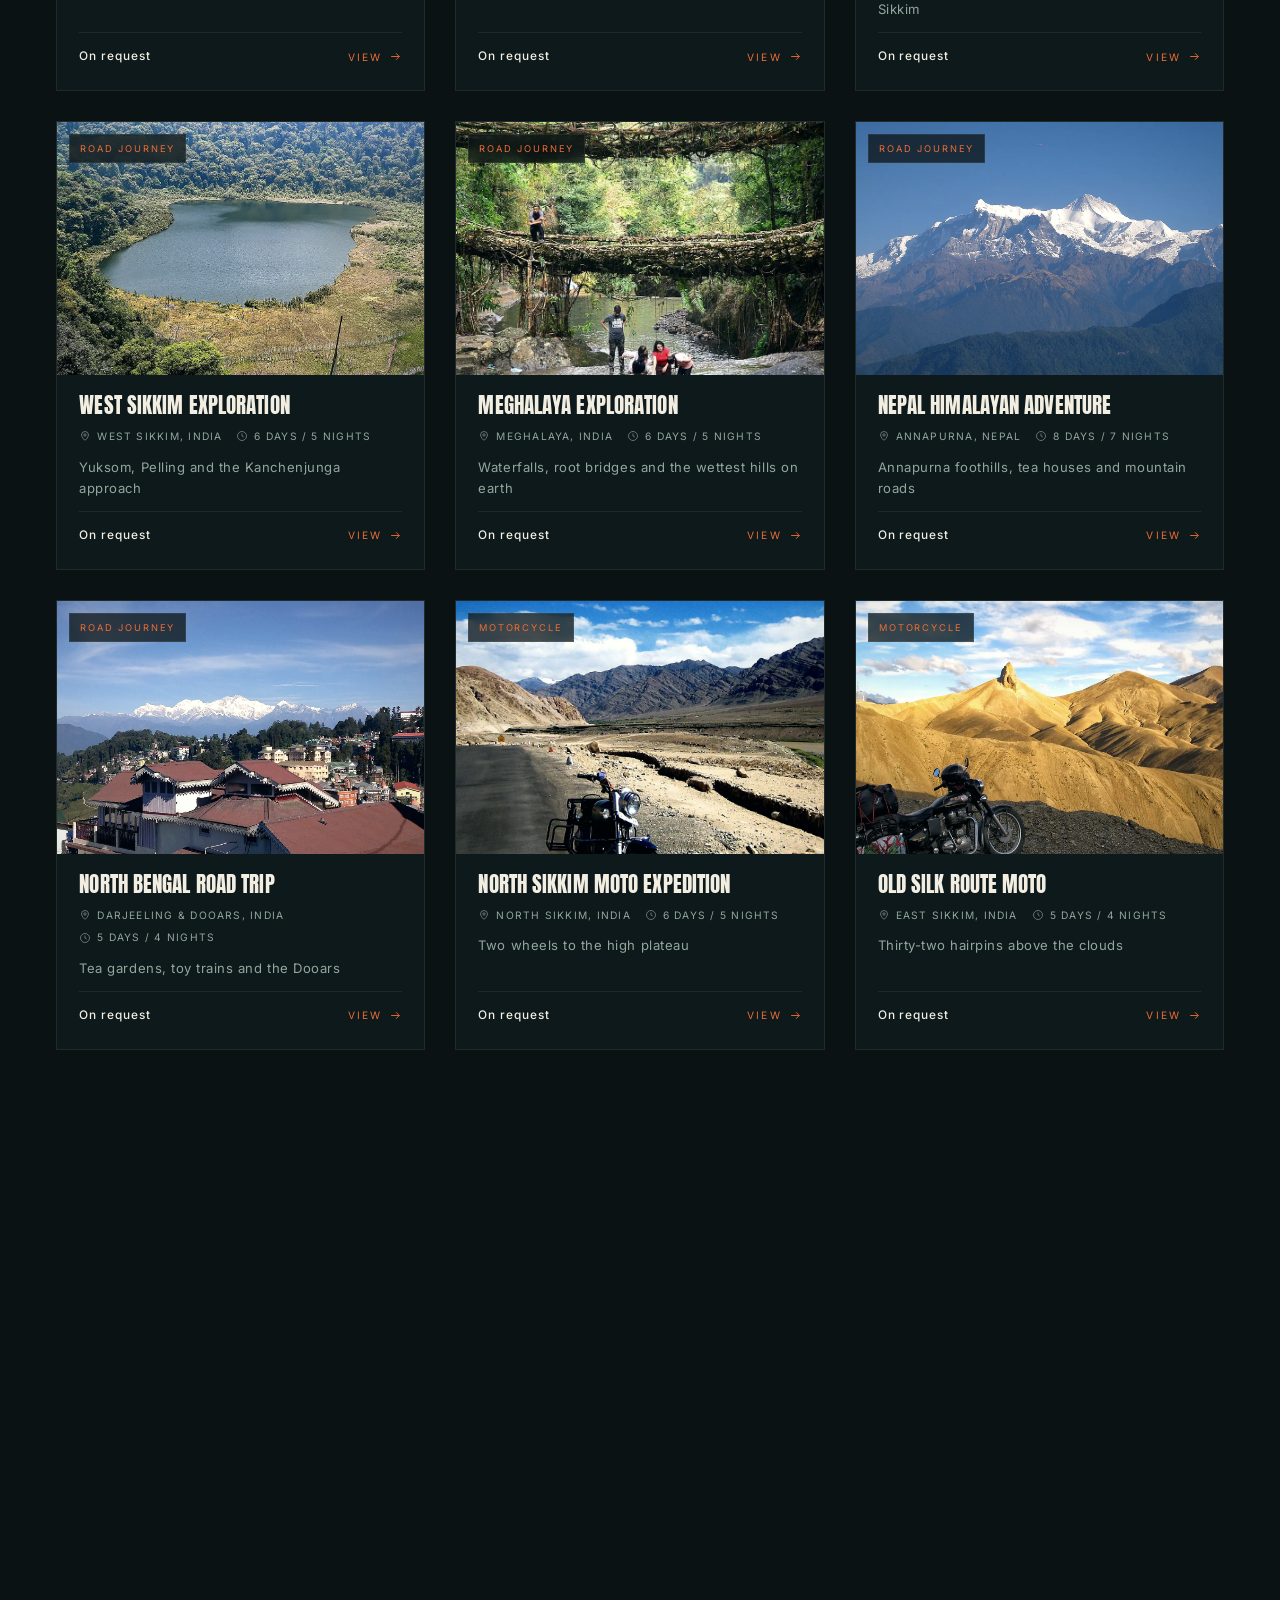
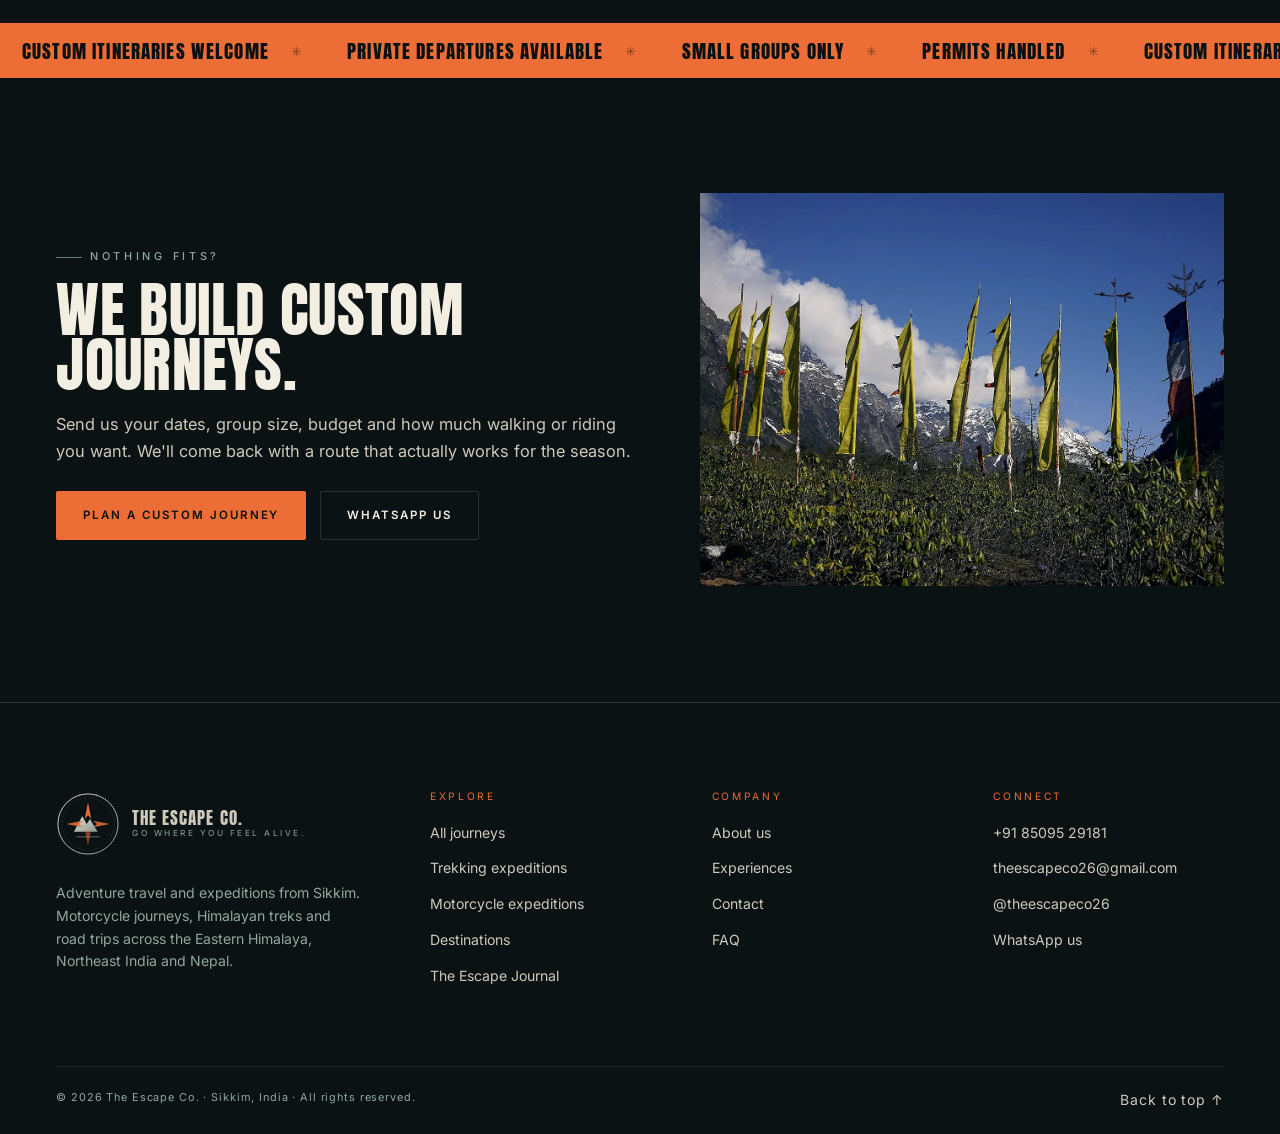
<file: journeys.html>
<!DOCTYPE html>
<html lang="en-IN">
<head>
<meta charset="utf-8">
<meta name="viewport" content="width=device-width, initial-scale=1">
<script>document.documentElement.classList.add("js");</script>
<title>All Journeys — Treks, Road Trips & Motorcycle Expeditions | The Escape Co.</title>
<meta name="description" content="Every journey we run: Himalayan treks, road trips and motorcycle expeditions across Sikkim, North Bengal, Nepal and Meghalaya. Filter by experience and destination.">
<link rel="canonical" href="https://reynascodes.github.io/the-escape-co/journeys.html">
<meta name="theme-color" content="#0a1214">
<meta property="og:title" content="All Journeys | The Escape Co.">
<meta property="og:description" content="Himalayan treks, road trips and motorcycle expeditions across Sikkim, Nepal, Meghalaya and North Bengal.">
<meta property="og:image" content="assets/img/road.webp">
<link rel="icon" href="assets/img/favicon.svg" type="image/svg+xml">
<link rel="preconnect" href="https://fonts.googleapis.com">
<link rel="preconnect" href="https://fonts.gstatic.com" crossorigin>
<link href="https://fonts.googleapis.com/css2?family=Anton&family=Inter:wght@300;400;500;600&family=Instrument+Serif:ital@0;1&display=swap" rel="stylesheet">
<link rel="stylesheet" href="assets/css/site.css">
</head>
<body id="top">
<div id="site-header"></div>

<section class="phero">
  <div class="phero__media"><img src="assets/img/road.webp" alt="A Himalayan road below the snow line" width="1920" height="1080"></div>
  <div class="phero__in">
    <p class="phero__crumb"><a href="index.html">Home</a> / <span>Journeys</span></p>
    <p class="eyebrow">Fifteen ways into the mountains</p>
    <h1 class="phero__title h-xl">Every journey<br>we run.</h1>
    <p class="phero__sub lede">Treks, road journeys and motorcycle expeditions — all built, driven and walked by people based in Sikkim. Filter by what you want to do, or where you want to go.</p>
  </div>
</section>

<section class="section">
  <div class="wrap">
    <div class="filters" id="catalogueFilters" role="group" aria-label="Filter by experience">
      <button class="filter" data-type="all" aria-pressed="true">All</button>
      <button class="filter" data-type="trek" aria-pressed="false">Trekking</button>
      <button class="filter" data-type="tour" aria-pressed="false">Road journeys</button>
      <button class="filter" data-type="moto" aria-pressed="false">Motorcycle</button>
      <select id="destinationFilter" class="filter" aria-label="Filter by destination" style="appearance:none;padding-right:34px"></select>
      <span class="filters__count" id="catalogueCount"></span>
    </div>
    <div class="jgrid" id="catalogueGrid"></div>
  </div>
</section>

<div class="marquee marquee--orange" aria-hidden="true">
  <div class="marquee__track">
    <span class="marquee__item">Custom itineraries welcome</span>
    <span class="marquee__item">Private departures available</span>
    <span class="marquee__item">Small groups only</span>
    <span class="marquee__item">Permits handled</span>
    <span class="marquee__item">Custom itineraries welcome</span>
    <span class="marquee__item">Private departures available</span>
    <span class="marquee__item">Small groups only</span>
    <span class="marquee__item">Permits handled</span>
  </div>
</div>

<section class="section">
  <div class="wrap split">
    <div data-reveal>
      <p class="eyebrow">Nothing fits?</p>
      <h2 class="h-lg" style="margin-top:16px">We build custom journeys.</h2>
      <p class="lede" style="margin-top:18px">Send us your dates, group size, budget and how much walking or riding you want. We'll come back with a route that actually works for the season.</p>
      <div class="hero__actions" style="margin-top:26px;opacity:1;animation:none">
        <a class="btn btn--orange" href="contact.html">Plan a custom journey</a>
        <a class="btn btn--ghost" href="https://wa.me/918509529181?text=Hello%20The%20Escape%20Co.%2C%20I%27d%20like%20a%20custom%20itinerary." target="_blank" rel="noopener">WhatsApp us</a>
      </div>
    </div>
    <div data-reveal="right">
      <img src="assets/img/prayer-flags.webp" alt="Prayer flags on a Himalayan ridge" width="1400" height="933" loading="lazy" style="width:100%;aspect-ratio:4/3;object-fit:cover">
    </div>
  </div>
</section>

<div id="site-footer"></div>
<script src="assets/js/data.js"></script>
<script src="assets/js/journal-data.js"></script>
<script src="assets/js/site.js"></script>
</body>
</html>
</file>
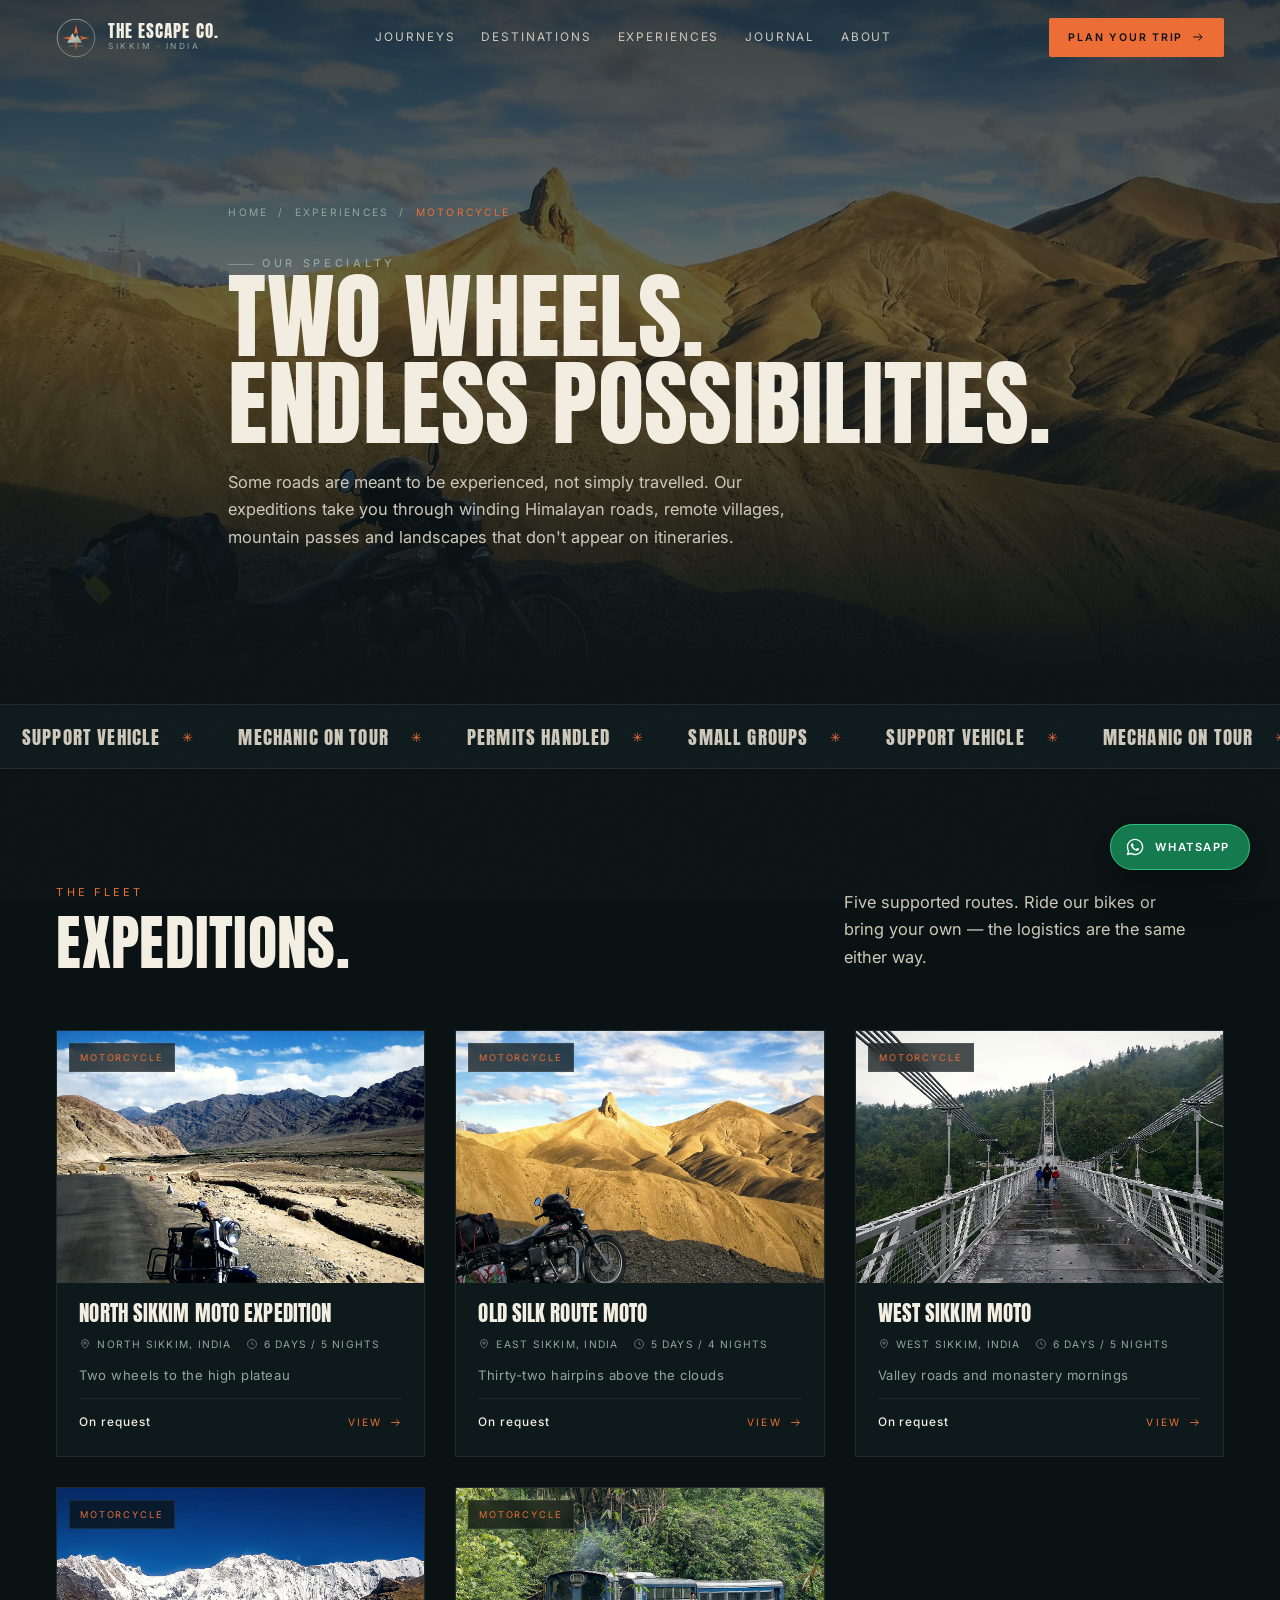
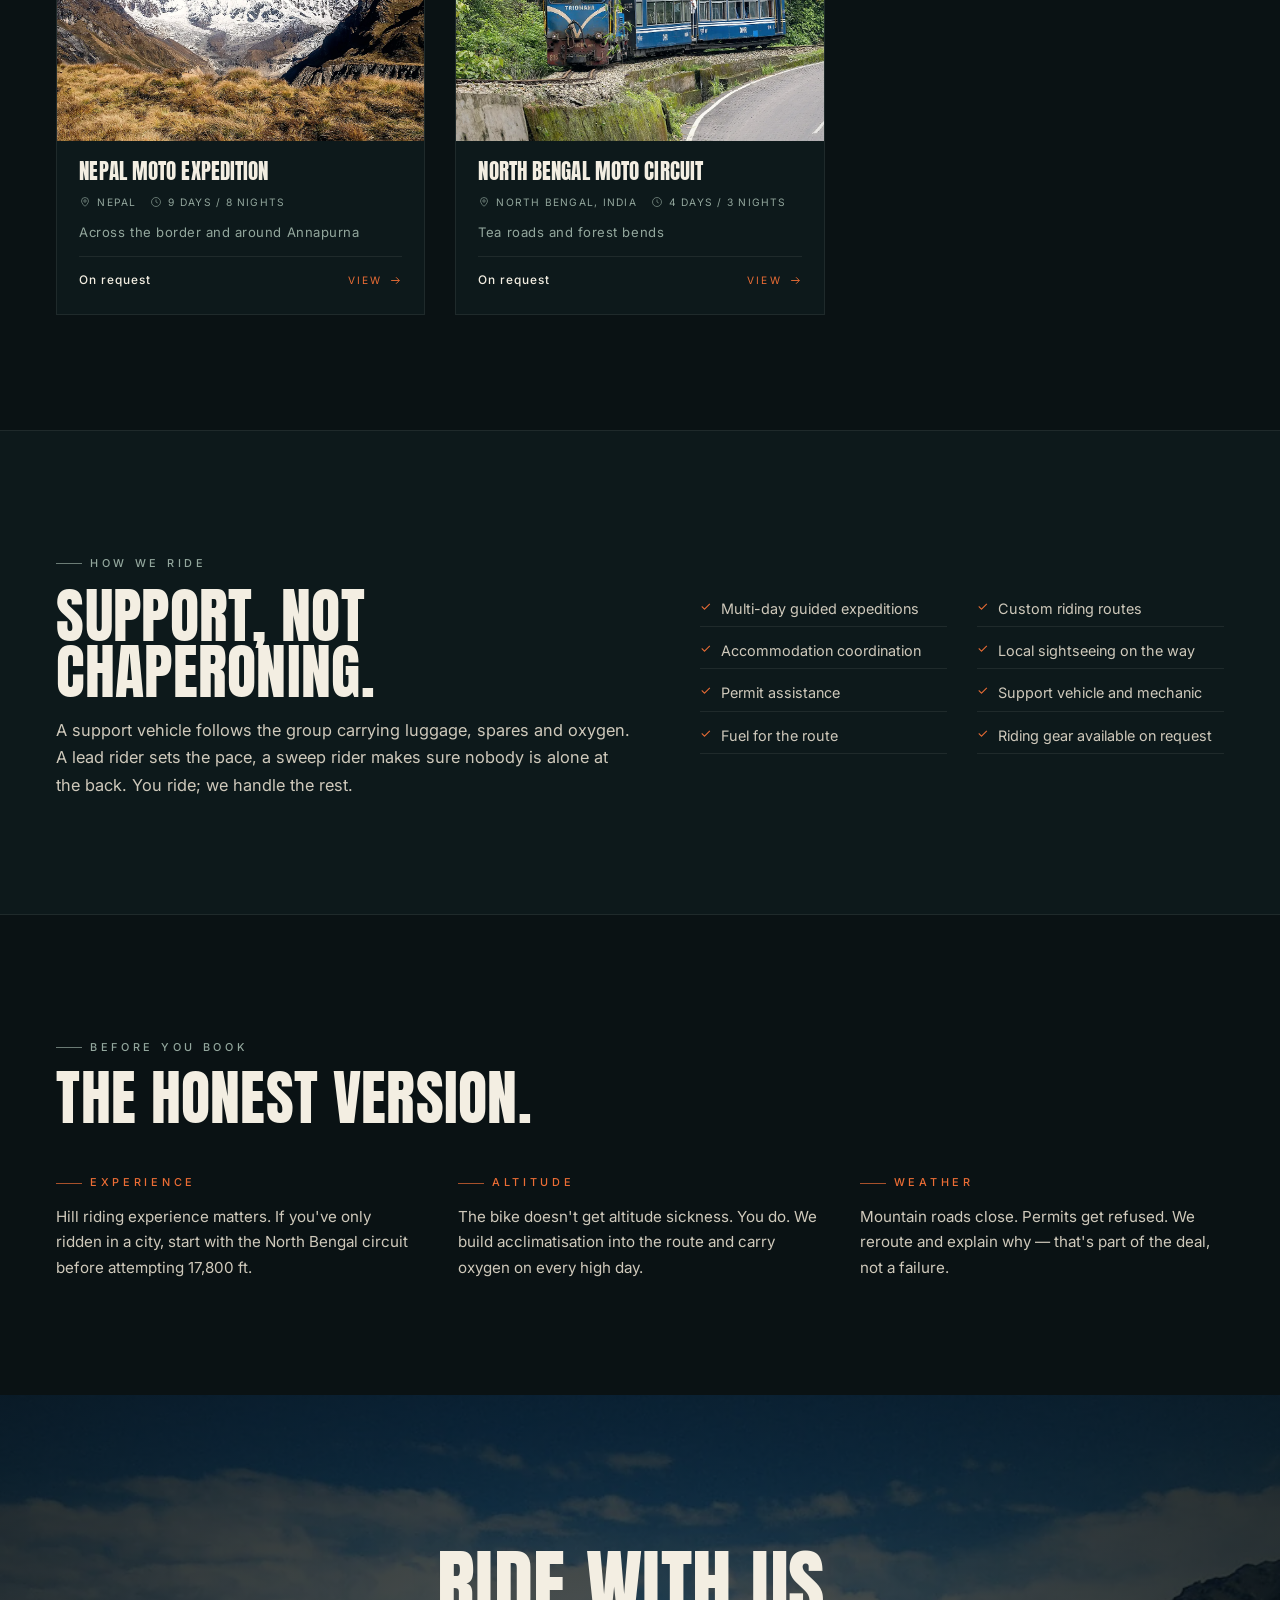
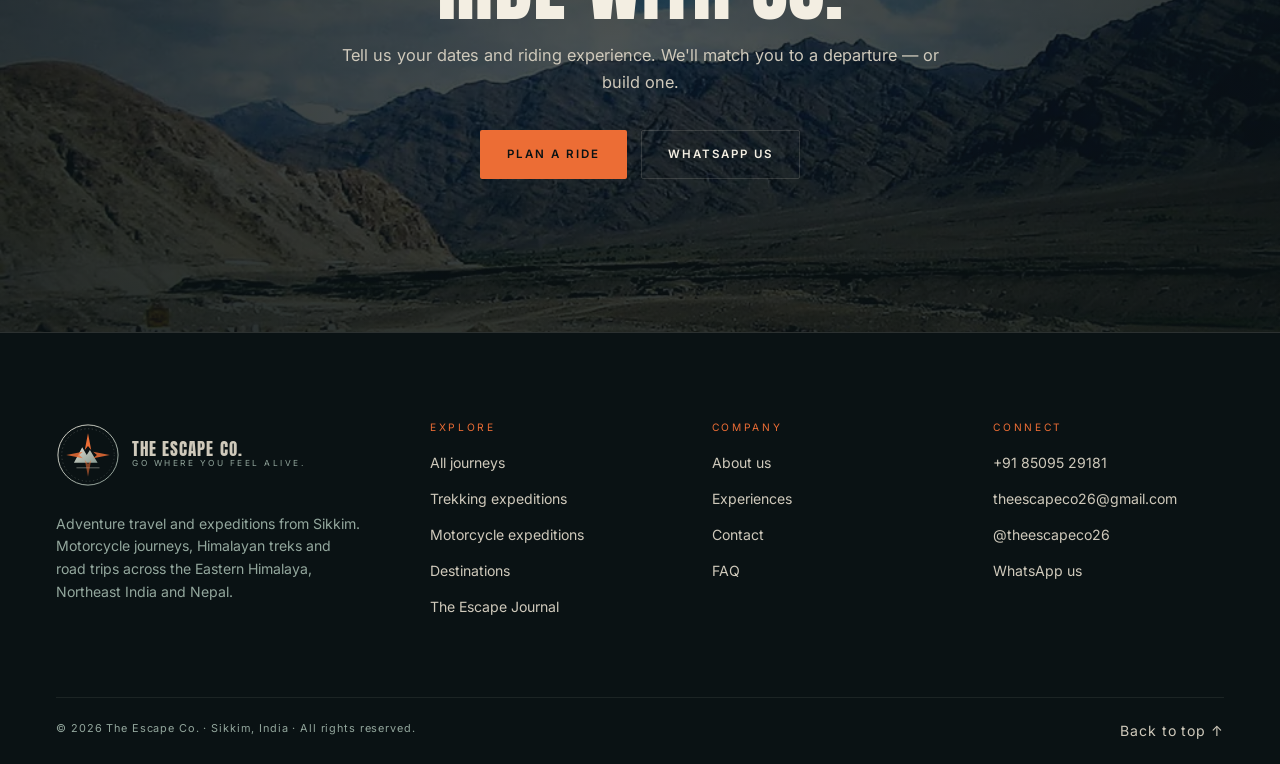
<file: motorcycle.html>
<!DOCTYPE html>
<html lang="en-IN">
<head>
<meta charset="utf-8">
<meta name="viewport" content="width=device-width, initial-scale=1">
<script>document.documentElement.classList.add("js");</script>
<title>Motorcycle Expeditions in Sikkim & the Himalaya | The Escape Co.</title>
<meta name="description" content="Guided motorcycle expeditions in Sikkim, North Bengal and Nepal. Support vehicle, mechanic, permits and accommodation handled. Small groups, mountain roads, high passes.">
<link rel="canonical" href="https://reynascodes.github.io/the-escape-co/motorcycle.html">
<meta name="theme-color" content="#0a1214">
<meta property="og:title" content="Motorcycle Expeditions | The Escape Co.">
<meta property="og:description" content="Two wheels. Endless possibilities. Guided Himalayan motorcycle expeditions with support, permits and small groups.">
<meta property="og:image" content="assets/img/moto-road.webp">
<link rel="icon" href="assets/img/favicon.svg" type="image/svg+xml">
<link rel="preconnect" href="https://fonts.googleapis.com">
<link rel="preconnect" href="https://fonts.gstatic.com" crossorigin>
<link href="https://fonts.googleapis.com/css2?family=Anton&family=Inter:wght@300;400;500;600&family=Instrument+Serif:ital@0;1&display=swap" rel="stylesheet">
<link rel="stylesheet" href="assets/css/site.css">
</head>
<body id="top">
<div id="site-header"></div>

<section class="phero" style="min-height:78svh;display:grid;align-items:end">
  <div class="phero__media"><img src="assets/img/moto-road.webp" alt="Motorcycle on a Himalayan mountain road at sunset" width="1920" height="1080"></div>
  <div class="phero__in" style="padding-bottom:clamp(40px,6vw,80px)">
    <p class="phero__crumb"><a href="index.html">Home</a> / <a href="services.html">Experiences</a> / <span>Motorcycle</span></p>
    <p class="eyebrow">Our specialty</p>
    <h1 class="phero__title h-xl">Two wheels.<br>Endless possibilities.</h1>
    <p class="phero__sub lede">Some roads are meant to be experienced, not simply travelled. Our expeditions take you through winding Himalayan roads, remote villages, mountain passes and landscapes that don't appear on itineraries.</p>
  </div>
</section>

<div class="marquee" aria-hidden="true">
  <div class="marquee__track">
    <span class="marquee__item">Support vehicle</span>
    <span class="marquee__item">Mechanic on tour</span>
    <span class="marquee__item">Permits handled</span>
    <span class="marquee__item">Small groups</span>
    <span class="marquee__item">Support vehicle</span>
    <span class="marquee__item">Mechanic on tour</span>
    <span class="marquee__item">Permits handled</span>
    <span class="marquee__item">Small groups</span>
  </div>
</div>

<section class="section">
  <div class="wrap">
    <div class="sec-head">
      <div data-reveal>
        <span class="sec-no">THE FLEET</span>
        <h2 class="h-lg">Expeditions.</h2>
      </div>
      <p class="lede" style="max-width:38ch" data-reveal>Five supported routes. Ride our bikes or bring your own — the logistics are the same either way.</p>
    </div>
    <div class="jgrid" id="motoGrid"></div>
  </div>
</section>

<section class="section" style="background:var(--ink-2);border-block:1px solid var(--line-soft)">
  <div class="wrap split">
    <div data-reveal>
      <p class="eyebrow">How we ride</p>
      <h2 class="h-lg" style="margin-top:16px">Support, not chaperoning.</h2>
      <p class="lede" style="margin-top:18px">A support vehicle follows the group carrying luggage, spares and oxygen. A lead rider sets the pace, a sweep rider makes sure nobody is alone at the back. You ride; we handle the rest.</p>
    </div>
    <ul class="checklist" data-reveal="right">
      <li>Multi-day guided expeditions</li>
      <li>Custom riding routes</li>
      <li>Accommodation coordination</li>
      <li>Local sightseeing on the way</li>
      <li>Permit assistance</li>
      <li>Support vehicle and mechanic</li>
      <li>Fuel for the route</li>
      <li>Riding gear available on request</li>
    </ul>
  </div>
</section>

<section class="section">
  <div class="wrap">
    <div class="cyc">
      <p class="eyebrow">Before you book</p>
      <h2 class="h-lg" style="margin-top:14px;max-width:22ch">The honest version.</h2>
    </div>
    <div class="cols-3" style="margin-top:40px">
      <div data-reveal><p class="eyebrow eyebrow--orange">Experience</p><p class="lede" style="margin-top:12px;font-size:.95rem">Hill riding experience matters. If you've only ridden in a city, start with the North Bengal circuit before attempting 17,800 ft.</p></div>
      <div data-reveal><p class="eyebrow eyebrow--orange">Altitude</p><p class="lede" style="margin-top:12px;font-size:.95rem">The bike doesn't get altitude sickness. You do. We build acclimatisation into the route and carry oxygen on every high day.</p></div>
      <div data-reveal><p class="eyebrow eyebrow--orange">Weather</p><p class="lede" style="margin-top:12px;font-size:.95rem">Mountain roads close. Permits get refused. We reroute and explain why — that's part of the deal, not a failure.</p></div>
    </div>
  </div>
</section>

<section class="cta">
  <div class="cta__media"><img src="assets/img/moto.webp" alt="" aria-hidden="true" loading="lazy" width="1400" height="1750"></div>
  <div class="cta__in">
    <h2 class="cta__title" data-reveal>Ride with us.</h2>
    <p class="lede" style="margin:20px auto 0;text-align:center" data-reveal>Tell us your dates and riding experience. We'll match you to a departure — or build one.</p>
    <div class="cta__actions" data-reveal>
      <a class="btn btn--orange" href="contact.html">Plan a ride</a>
      <a class="btn btn--ghost" href="https://wa.me/918509529181?text=Hello%20The%20Escape%20Co.%2C%20I%27d%20like%20to%20join%20a%20motorcycle%20expedition." target="_blank" rel="noopener">WhatsApp us</a>
    </div>
  </div>
</section>

<div id="site-footer"></div>
<script src="assets/js/data.js"></script>
<script src="assets/js/journal-data.js"></script>
<script src="assets/js/site.js"></script>
</body>
</html>
</file>
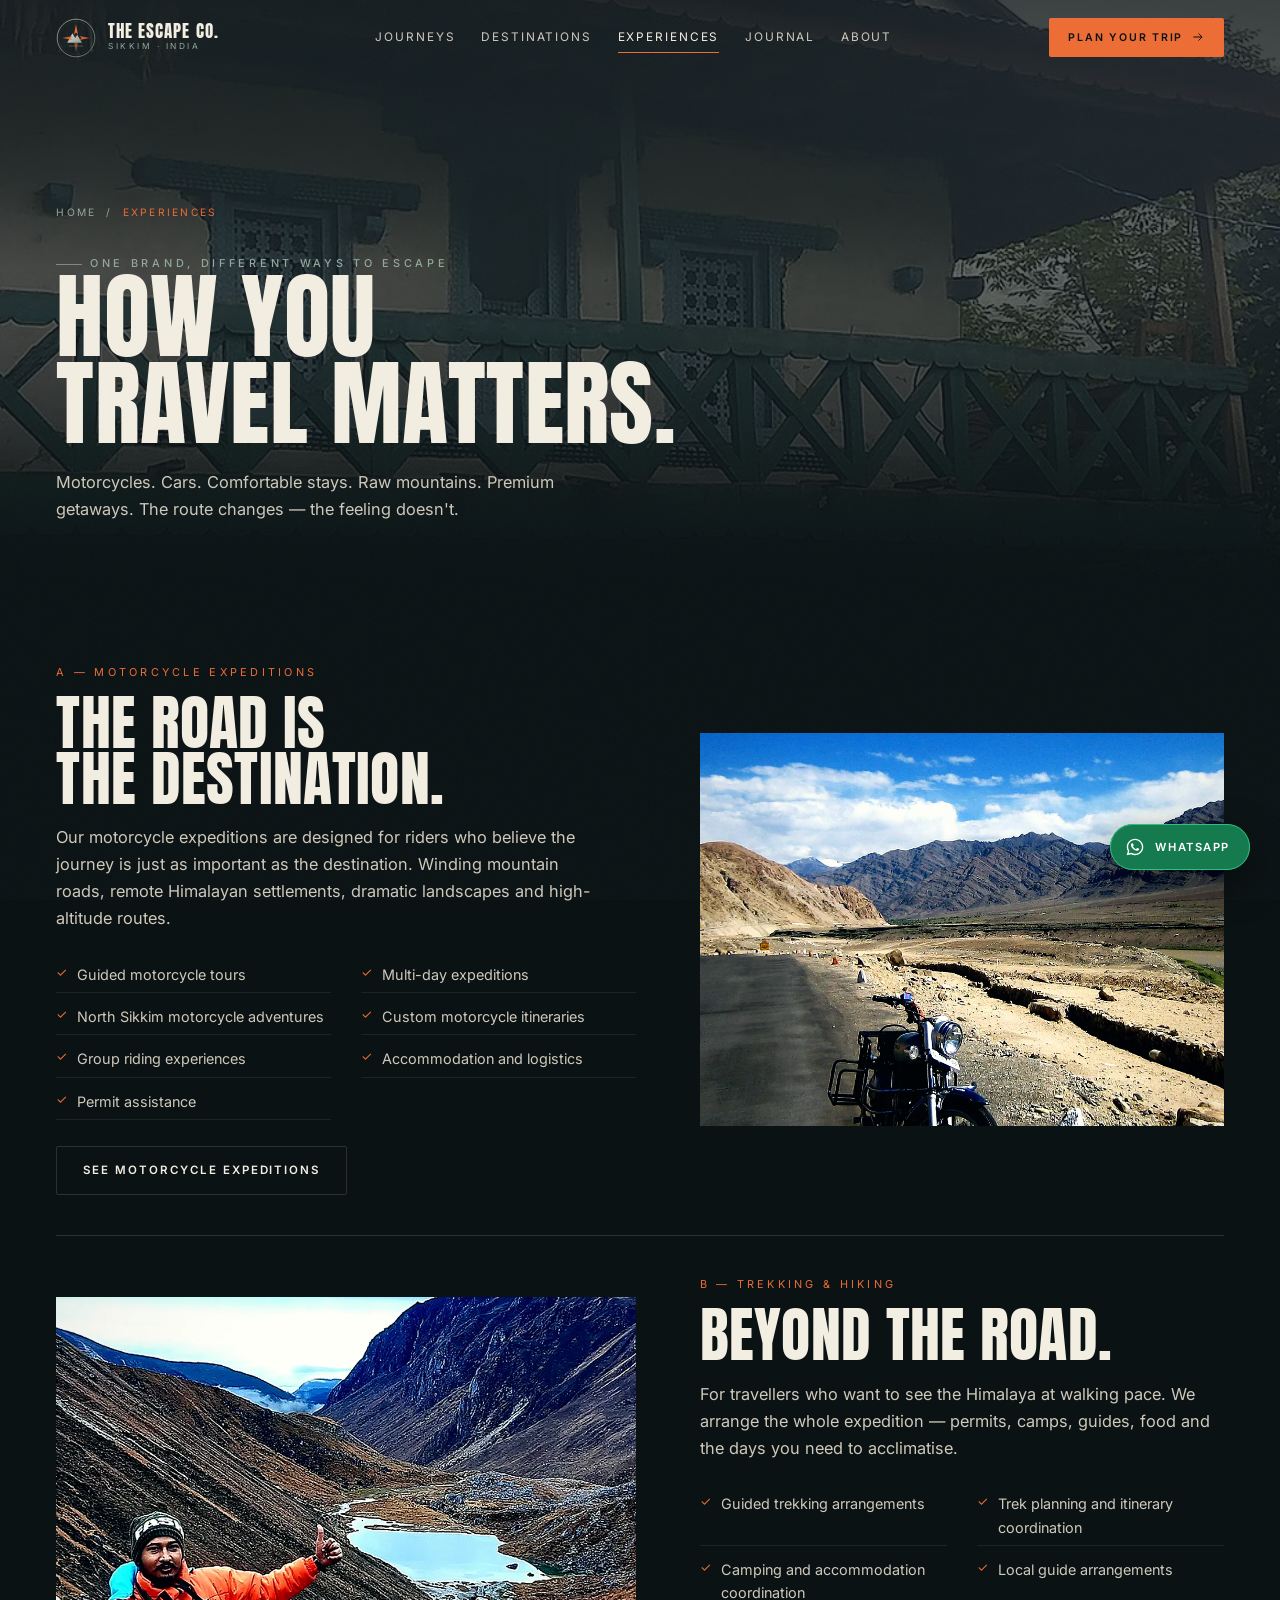
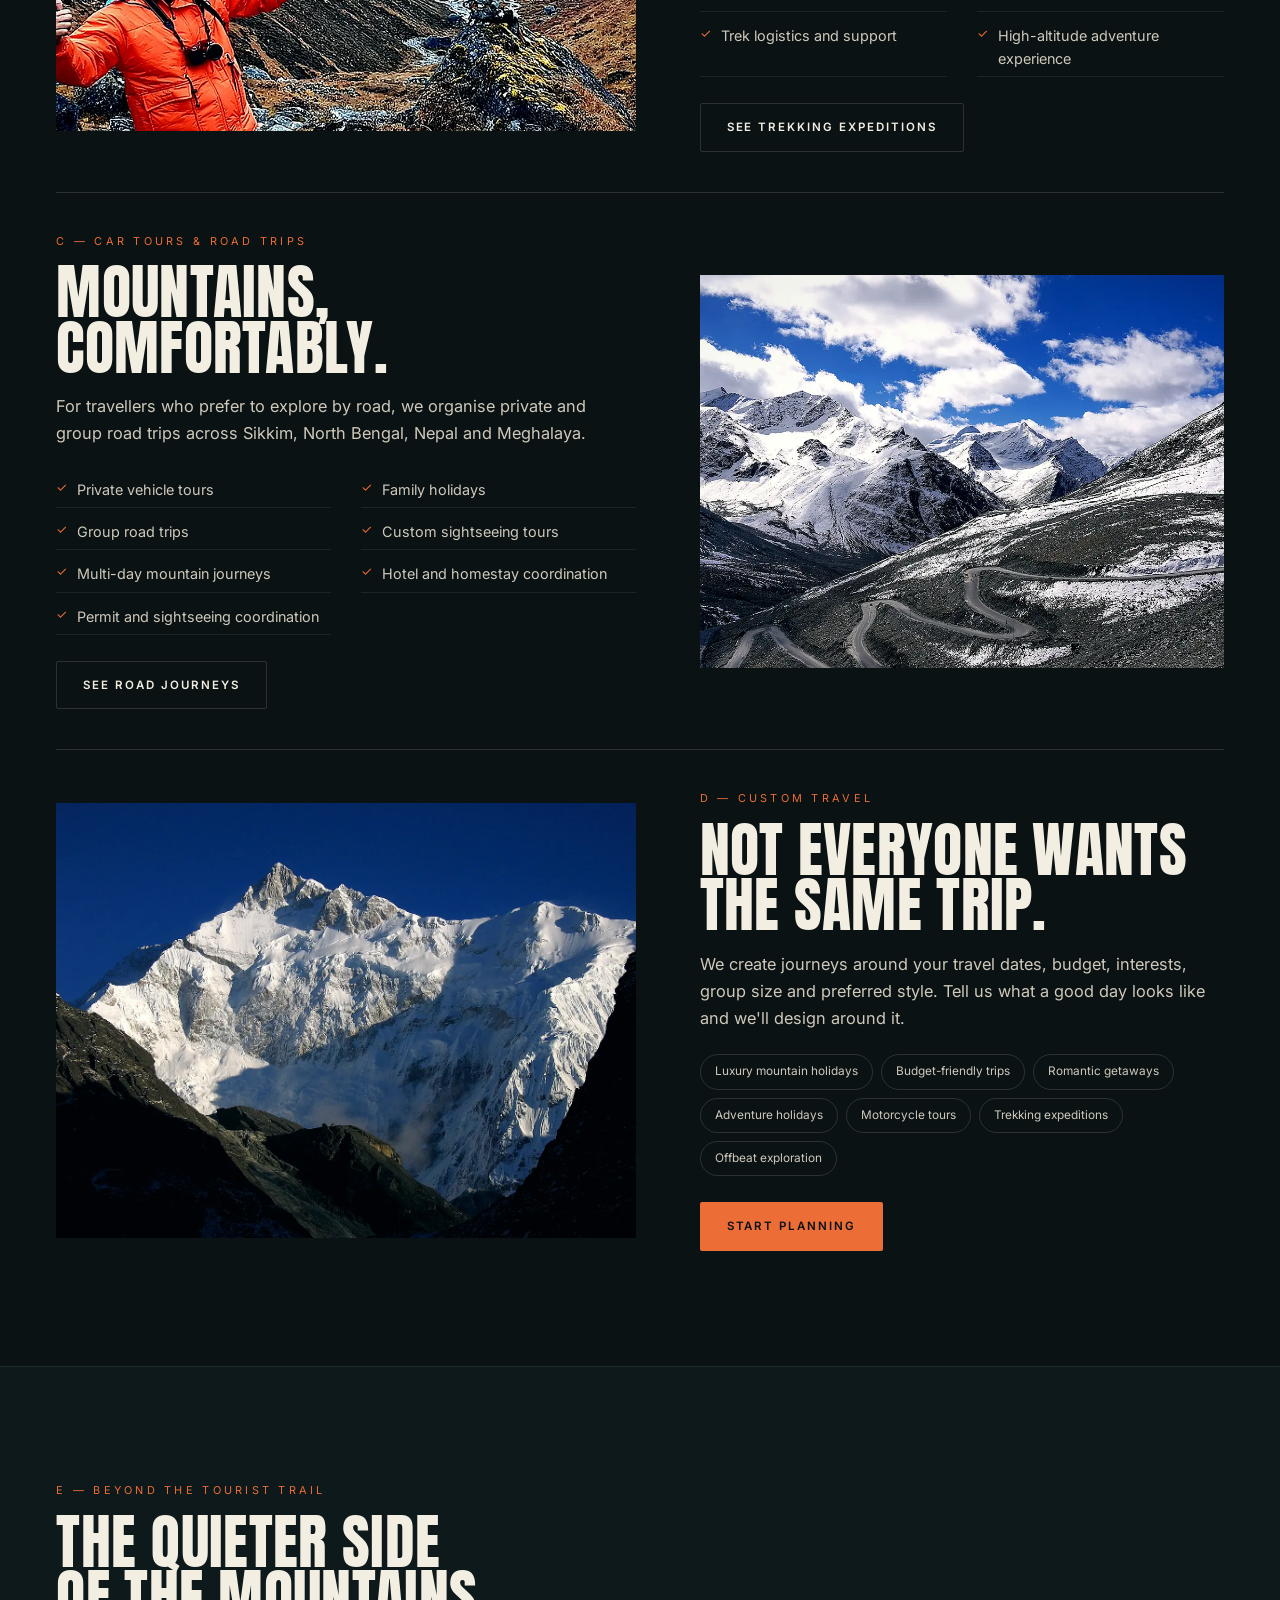
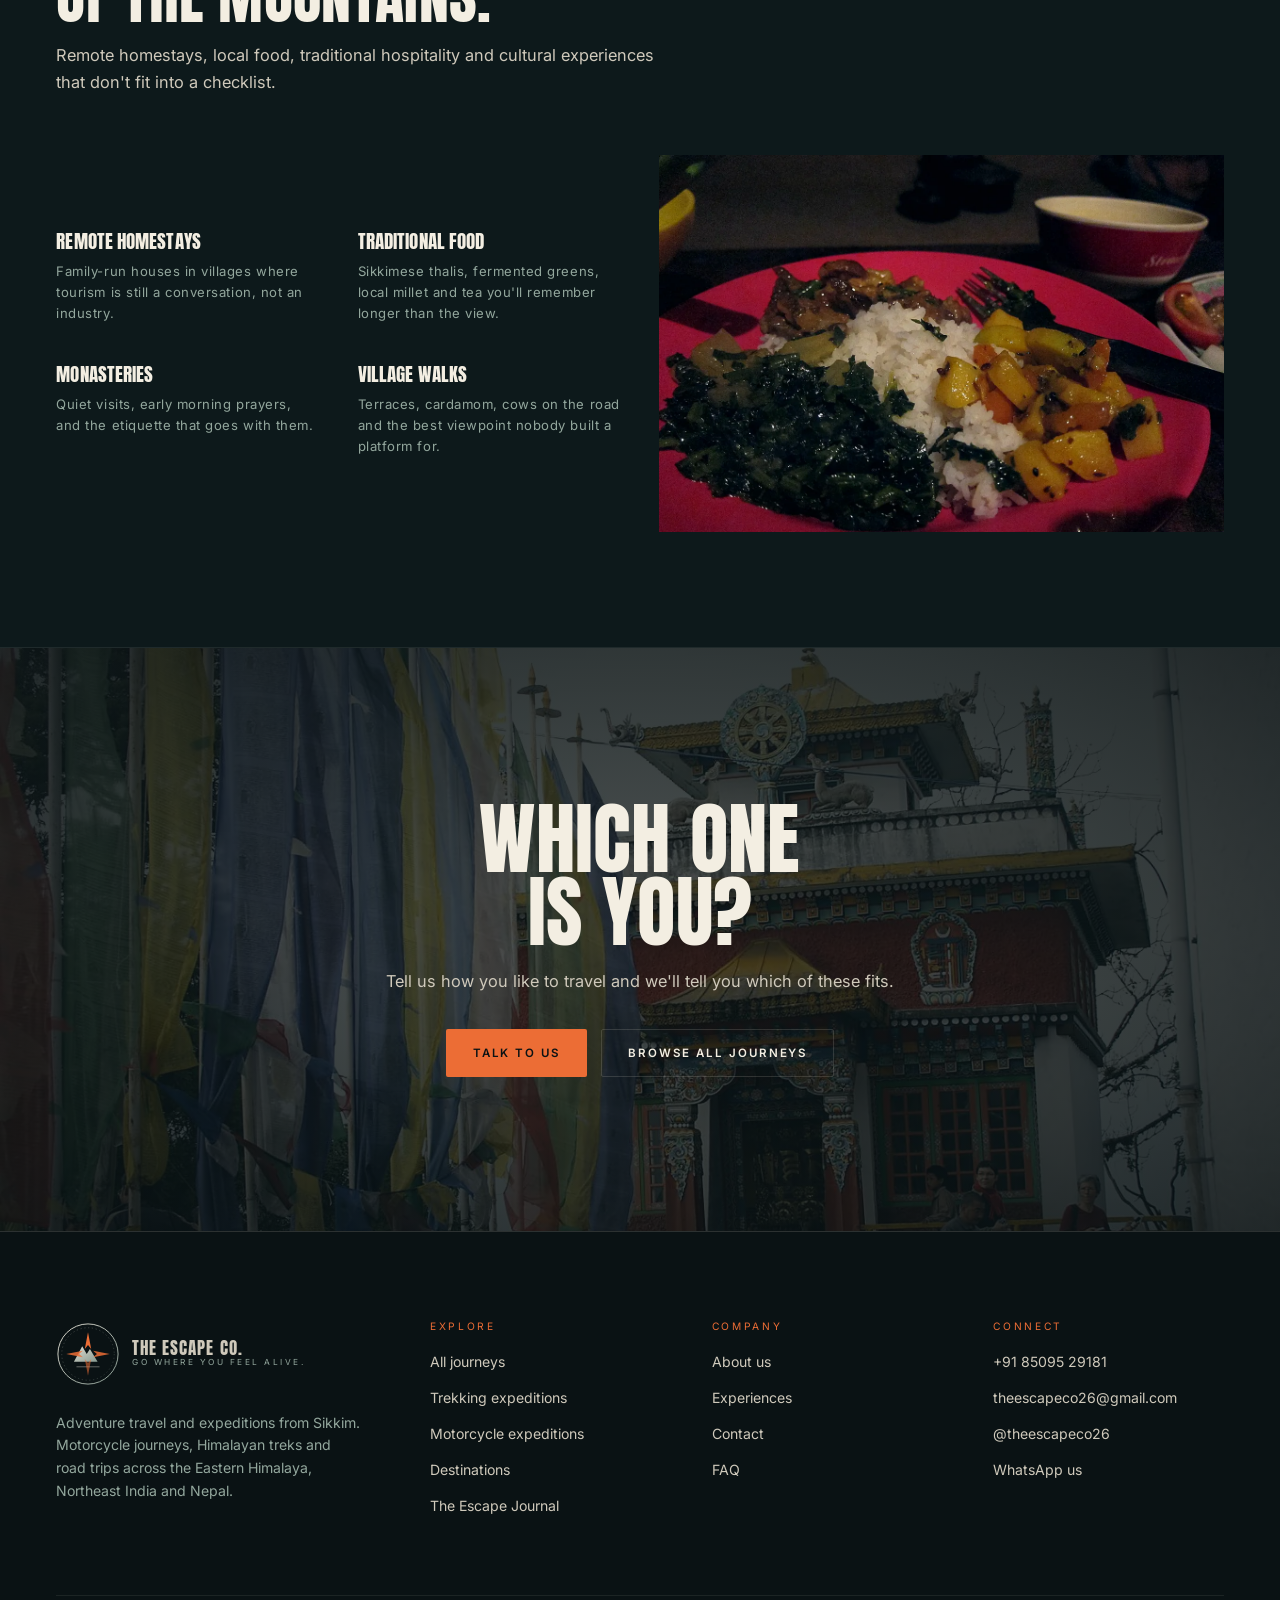
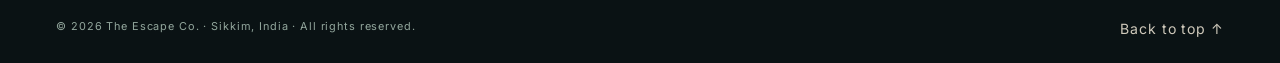
<file: services.html>
<!DOCTYPE html>
<html lang="en-IN">
<head>
<meta charset="utf-8">
<meta name="viewport" content="width=device-width, initial-scale=1">
<script>document.documentElement.classList.add("js");</script>
<title>Experiences — Motorcycle, Trekking, Road Trips & Offbeat Travel | The Escape Co.</title>
<meta name="description" content="Four ways to travel with The Escape Co. — motorcycle expeditions, Himalayan trekking, private road trips and offbeat experiences beyond the tourist trail.">
<link rel="canonical" href="https://reynascodes.github.io/the-escape-co/services.html">
<meta name="theme-color" content="#0a1214">
<meta property="og:title" content="Experiences | The Escape Co.">
<meta property="og:description" content="Motorcycles, trekking, road trips and offbeat stays across the Eastern Himalaya and Northeast India.">
<meta property="og:image" content="assets/img/homestay.webp">
<link rel="icon" href="assets/img/favicon.svg" type="image/svg+xml">
<link rel="preconnect" href="https://fonts.googleapis.com">
<link rel="preconnect" href="https://fonts.gstatic.com" crossorigin>
<link href="https://fonts.googleapis.com/css2?family=Anton&family=Inter:wght@300;400;500;600&family=Instrument+Serif:ital@0;1&display=swap" rel="stylesheet">
<link rel="stylesheet" href="assets/css/site.css">
</head>
<body id="top">
<div id="site-header"></div>

<section class="phero">
  <div class="phero__media"><img src="assets/img/homestay.webp" alt="A traditional Sikkimese village house" width="1920" height="1080"></div>
  <div class="phero__in">
    <p class="phero__crumb"><a href="index.html">Home</a> / <span>Experiences</span></p>
    <p class="eyebrow">One brand, different ways to escape</p>
    <h1 class="phero__title h-xl">How you<br>travel matters.</h1>
    <p class="phero__sub lede">Motorcycles. Cars. Comfortable stays. Raw mountains. Premium getaways. The route changes — the feeling doesn't.</p>
  </div>
</section>

<section class="section">
  <div class="wrap stack-lg">

    <article class="split" id="moto">
      <div data-reveal>
        <span class="sec-no">A — MOTORCYCLE EXPEDITIONS</span>
        <h2 class="h-lg">The road is the destination.</h2>
        <p class="lede" style="margin-top:18px">Our motorcycle expeditions are designed for riders who believe the journey is just as important as the destination. Winding mountain roads, remote Himalayan settlements, dramatic landscapes and high-altitude routes.</p>
        <ul class="checklist" style="margin-top:24px">
          <li>Guided motorcycle tours</li>
          <li>Multi-day expeditions</li>
          <li>North Sikkim motorcycle adventures</li>
          <li>Custom motorcycle itineraries</li>
          <li>Group riding experiences</li>
          <li>Accommodation and logistics</li>
          <li>Permit assistance</li>
        </ul>
        <a class="btn btn--ghost" style="margin-top:26px" href="motorcycle.html">See motorcycle expeditions</a>
      </div>
      <div data-reveal="right"><img src="assets/img/moto.webp" alt="Motorcycle on a Himalayan road" width="1000" height="750" loading="lazy" style="width:100%;aspect-ratio:4/3;object-fit:cover"></div>
    </article>

    <hr class="rule">

    <article class="split" id="trekking">
      <div data-reveal="left"><img src="assets/img/trek-trail.webp" alt="Trekker on the Goechala trail" width="1000" height="750" loading="lazy" style="width:100%;aspect-ratio:4/3;object-fit:cover"></div>
      <div data-reveal>
        <span class="sec-no">B — TREKKING & HIKING</span>
        <h2 class="h-lg">Beyond the road.</h2>
        <p class="lede" style="margin-top:18px">For travellers who want to see the Himalaya at walking pace. We arrange the whole expedition — permits, camps, guides, food and the days you need to acclimatise.</p>
        <ul class="checklist" style="margin-top:24px">
          <li>Guided trekking arrangements</li>
          <li>Trek planning and itinerary coordination</li>
          <li>Camping and accommodation coordination</li>
          <li>Local guide arrangements</li>
          <li>Trek logistics and support</li>
          <li>High-altitude adventure experience</li>
        </ul>
        <a class="btn btn--ghost" style="margin-top:26px" href="trekking.html">See trekking expeditions</a>
      </div>
    </article>

    <hr class="rule">

    <article class="split" id="road-trips">
      <div data-reveal>
        <span class="sec-no">C — CAR TOURS & ROAD TRIPS</span>
        <h2 class="h-lg">Mountains, comfortably.</h2>
        <p class="lede" style="margin-top:18px">For travellers who prefer to explore by road, we organise private and group road trips across Sikkim, North Bengal, Nepal and Meghalaya.</p>
        <ul class="checklist" style="margin-top:24px">
          <li>Private vehicle tours</li>
          <li>Family holidays</li>
          <li>Group road trips</li>
          <li>Custom sightseeing tours</li>
          <li>Multi-day mountain journeys</li>
          <li>Hotel and homestay coordination</li>
          <li>Permit and sightseeing coordination</li>
        </ul>
        <a class="btn btn--ghost" style="margin-top:26px" href="journeys.html?type=tour">See road journeys</a>
      </div>
      <div data-reveal="right"><img src="assets/img/road.webp" alt="Mountain road in the Himalaya" width="1600" height="900" loading="lazy" style="width:100%;aspect-ratio:4/3;object-fit:cover"></div>
    </article>

    <hr class="rule">

    <article class="split" id="custom">
      <div data-reveal="left"><img src="assets/img/goechala.webp" alt="Kanchenjunga massif" width="1400" height="933" loading="lazy" style="width:100%;aspect-ratio:4/3;object-fit:cover"></div>
      <div data-reveal>
        <span class="sec-no">D — CUSTOM TRAVEL</span>
        <h2 class="h-lg">Not everyone wants the same trip.</h2>
        <p class="lede" style="margin-top:18px">We create journeys around your travel dates, budget, interests, group size and preferred style. Tell us what a good day looks like and we'll design around it.</p>
        <ul class="pill-list" style="margin-top:22px">
          <li class="pill">Luxury mountain holidays</li>
          <li class="pill">Budget-friendly trips</li>
          <li class="pill">Romantic getaways</li>
          <li class="pill">Adventure holidays</li>
          <li class="pill">Motorcycle tours</li>
          <li class="pill">Trekking expeditions</li>
          <li class="pill">Offbeat exploration</li>
        </ul>
        <a class="btn btn--orange" style="margin-top:26px" href="contact.html">Start planning</a>
      </div>
    </article>
  </div>
</section>

<section class="section" id="offbeat" style="background:var(--ink-2);border-block:1px solid var(--line-soft)">
  <div class="wrap">
    <div class="sec-head">
      <div data-reveal>
        <span class="sec-no">E — BEYOND THE TOURIST TRAIL</span>
        <h2 class="h-lg">The quieter side<br>of the mountains.</h2>
        <p class="lede" style="margin-top:18px">Remote homestays, local food, traditional hospitality and cultural experiences that don't fit into a checklist.</p>
      </div>
    </div>
    <div class="cols-2" style="align-items:center">
      <div class="cols-2" data-stagger>
        <div><h3 class="h-sm" style="margin-bottom:10px">Remote homestays</h3><p class="small muted">Family-run houses in villages where tourism is still a conversation, not an industry.</p></div>
        <div><h3 class="h-sm" style="margin-bottom:10px">Traditional food</h3><p class="small muted">Sikkimese thalis, fermented greens, local millet and tea you'll remember longer than the view.</p></div>
        <div><h3 class="h-sm" style="margin-bottom:10px">Monasteries</h3><p class="small muted">Quiet visits, early morning prayers, and the etiquette that goes with them.</p></div>
        <div><h3 class="h-sm" style="margin-bottom:10px">Village walks</h3><p class="small muted">Terraces, cardamom, cows on the road and the best viewpoint nobody built a platform for.</p></div>
      </div>
      <div data-reveal="right">
        <img src="assets/img/food.webp" alt="Home-cooked Sikkimese meal at a homestay" width="1200" height="800" loading="lazy" style="width:100%;aspect-ratio:3/2;object-fit:cover">
      </div>
    </div>
  </div>
</section>

<section class="cta">
  <div class="cta__media"><img src="assets/img/monastery.webp" alt="" aria-hidden="true" loading="lazy" width="1400" height="933"></div>
  <div class="cta__in">
    <h2 class="cta__title" data-reveal>Which one<br>is you?</h2>
    <p class="lede" style="margin:20px auto 0;text-align:center" data-reveal>Tell us how you like to travel and we'll tell you which of these fits.</p>
    <div class="cta__actions" data-reveal>
      <a class="btn btn--orange" href="contact.html">Talk to us</a>
      <a class="btn btn--ghost" href="journeys.html">Browse all journeys</a>
    </div>
  </div>
</section>

<div id="site-footer"></div>
<script src="assets/js/data.js"></script>
<script src="assets/js/journal-data.js"></script>
<script src="assets/js/site.js"></script>
</body>
</html>
</file>
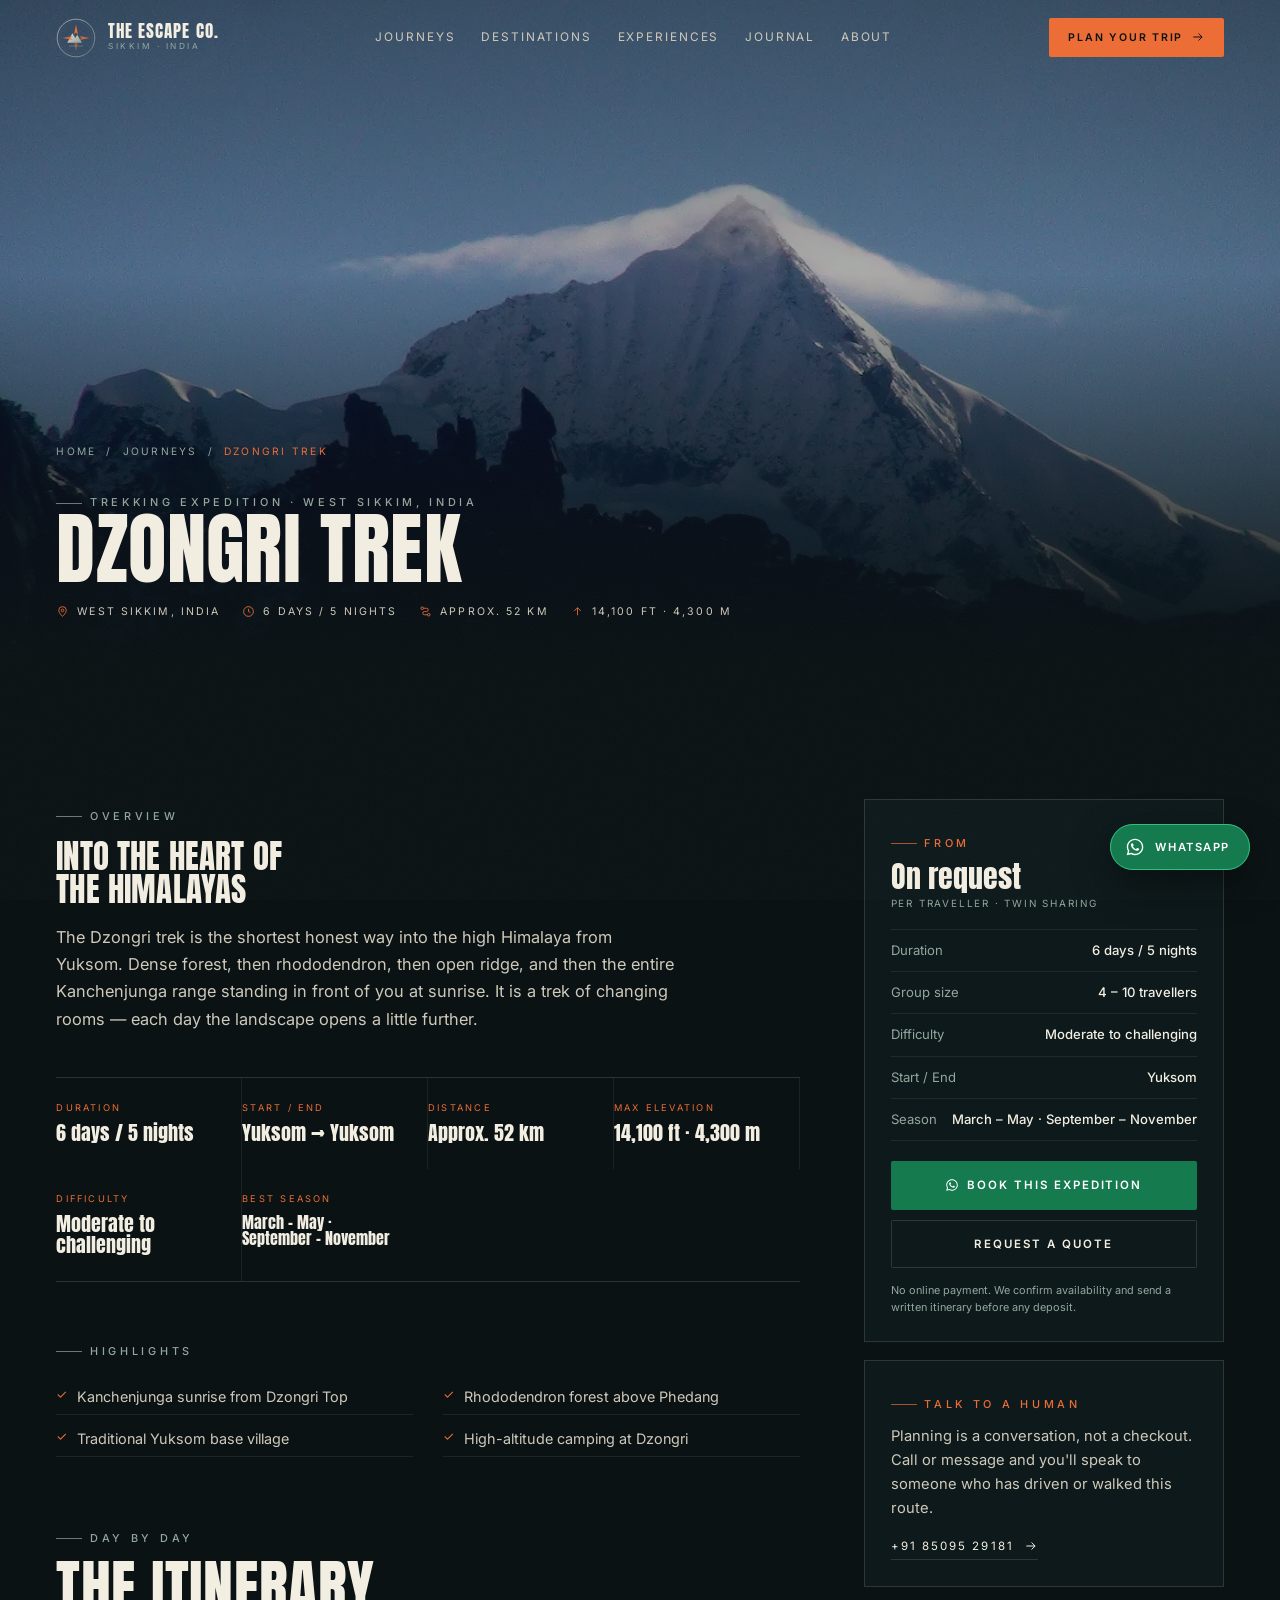
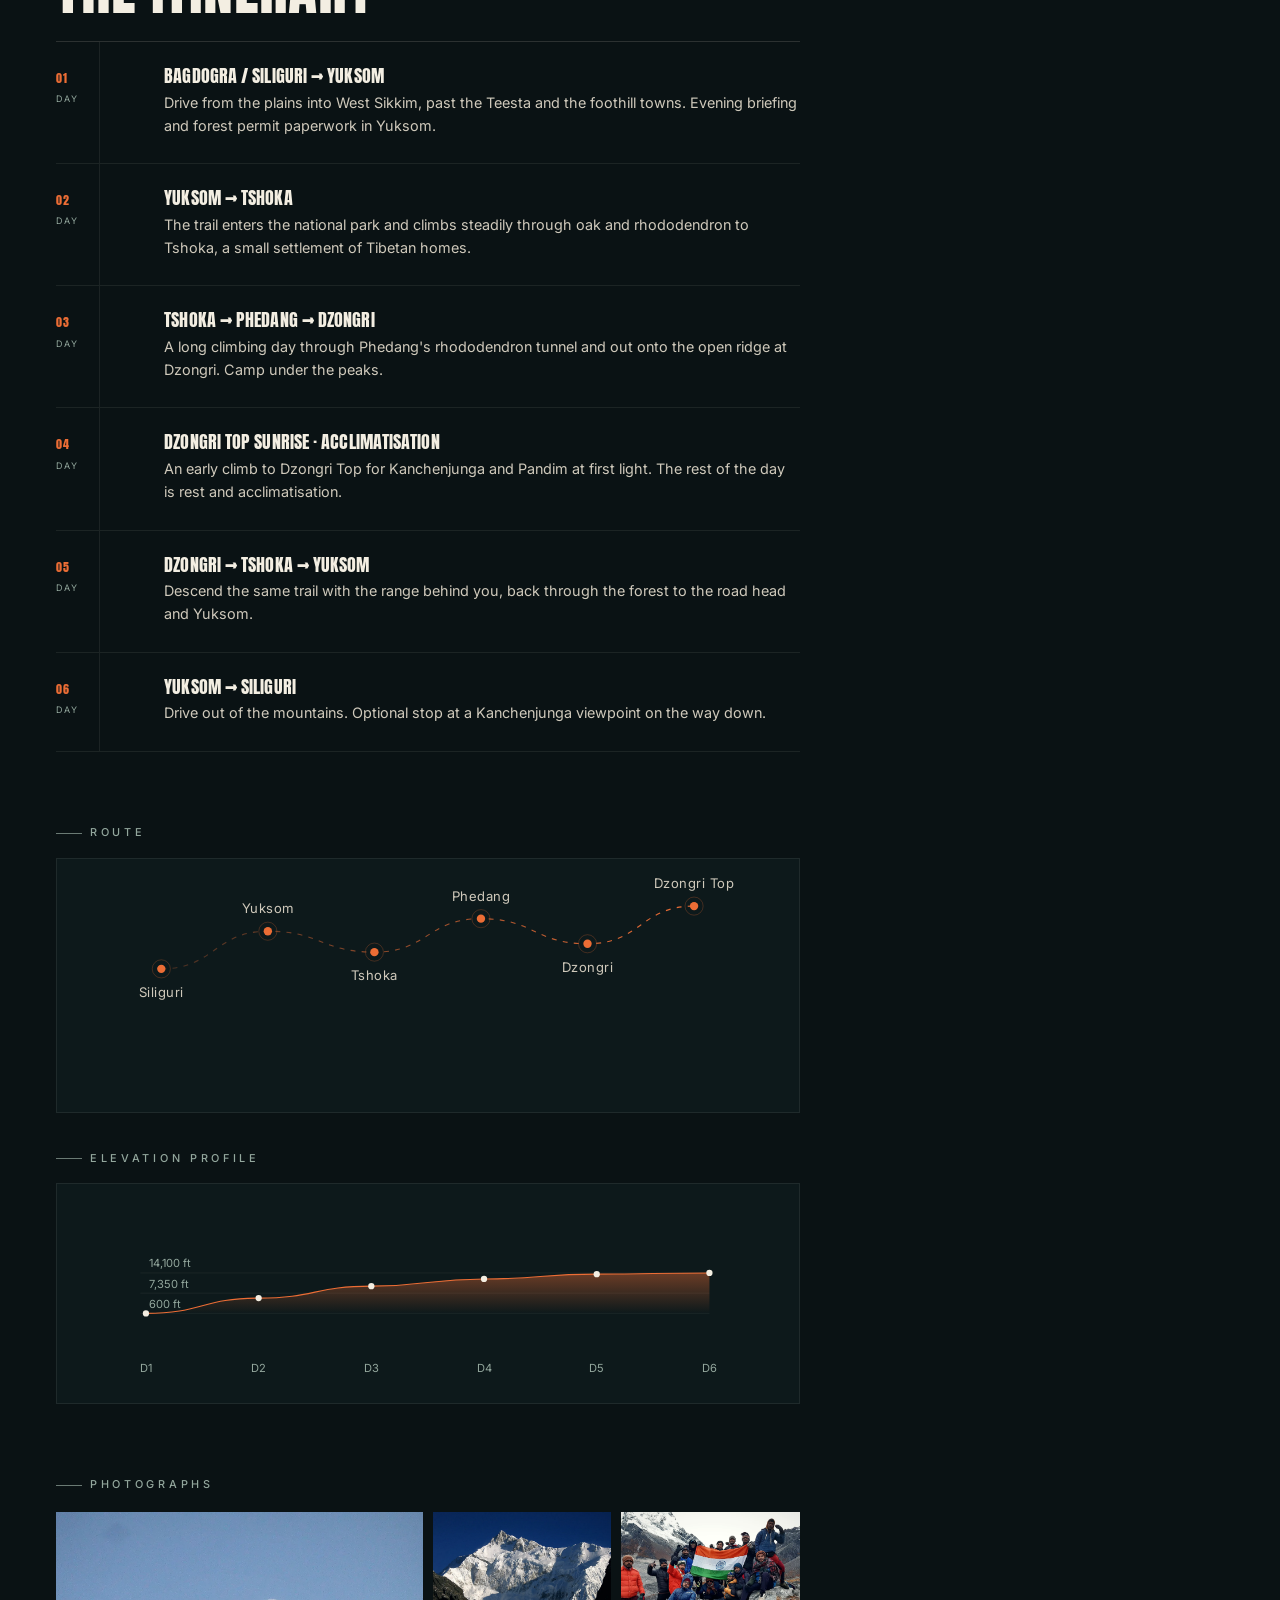
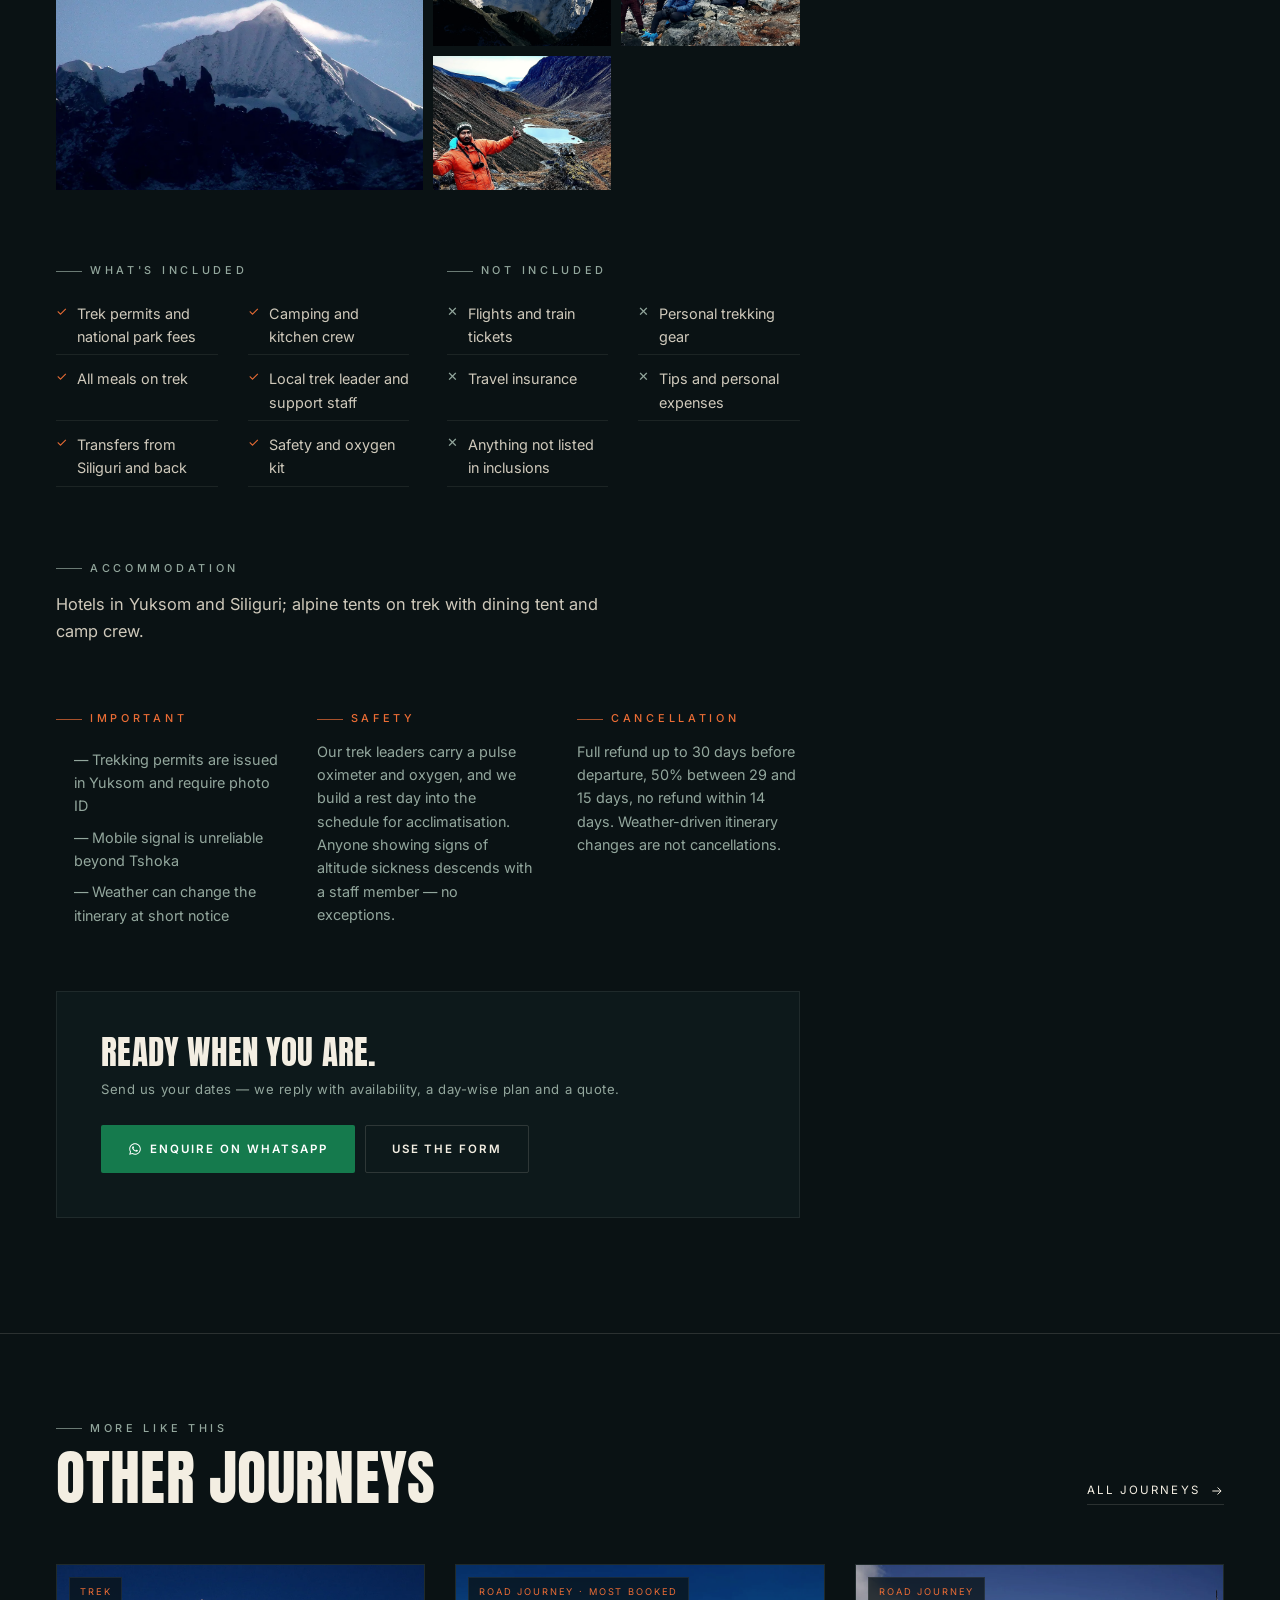
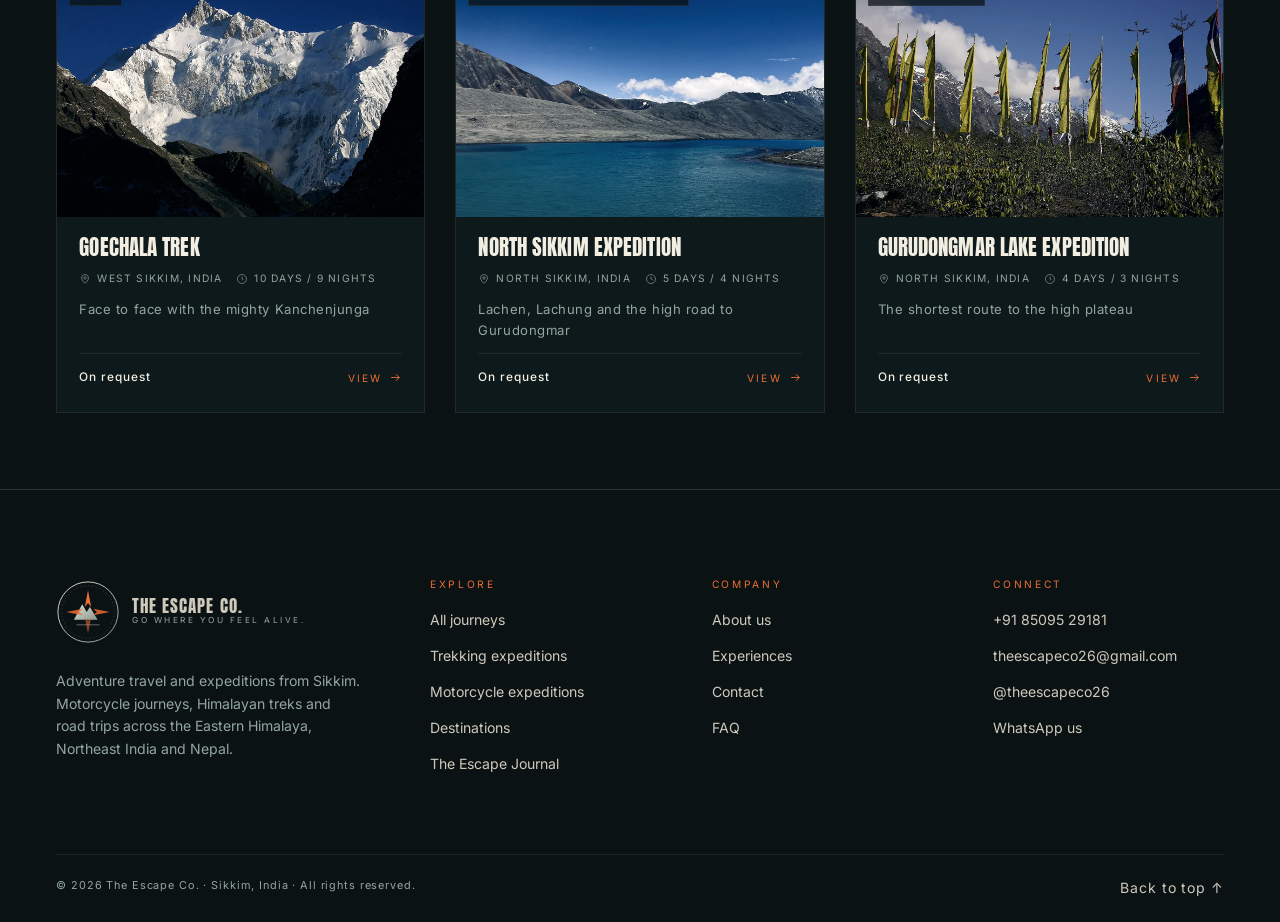
<file: tour.html>
<!DOCTYPE html>
<html lang="en-IN">
<head>
<meta charset="utf-8">
<meta name="viewport" content="width=device-width, initial-scale=1">
<script>document.documentElement.classList.add("js");</script>
<title>Expedition | The Escape Co.</title>
<meta name="description" content="Day-wise itinerary, route, elevation profile, inclusions and enquiry for this The Escape Co. journey.">
<meta name="theme-color" content="#0a1214">
<link rel="icon" href="assets/img/favicon.svg" type="image/svg+xml">
<link rel="preconnect" href="https://fonts.googleapis.com">
<link rel="preconnect" href="https://fonts.gstatic.com" crossorigin>
<link href="https://fonts.googleapis.com/css2?family=Anton&family=Inter:wght@300;400;500;600&family=Instrument+Serif:ital@0;1&display=swap" rel="stylesheet">
<link rel="stylesheet" href="assets/css/site.css">
</head>
<body id="top">
<div id="site-header"></div>

<main data-page="journey">
  <noscript>
    <div class="wrap section">
      <h1 class="h-xl">Our journeys</h1>
      <p class="lede">Please enable JavaScript, or browse <a href="journeys.html">the full journey catalogue</a>.</p>
    </div>
  </noscript>
</main>

<div id="site-footer"></div>
<script src="assets/js/data.js"></script>
<script src="assets/js/journal-data.js"></script>
<script src="assets/js/site.js"></script>
</body>
</html>
</file>
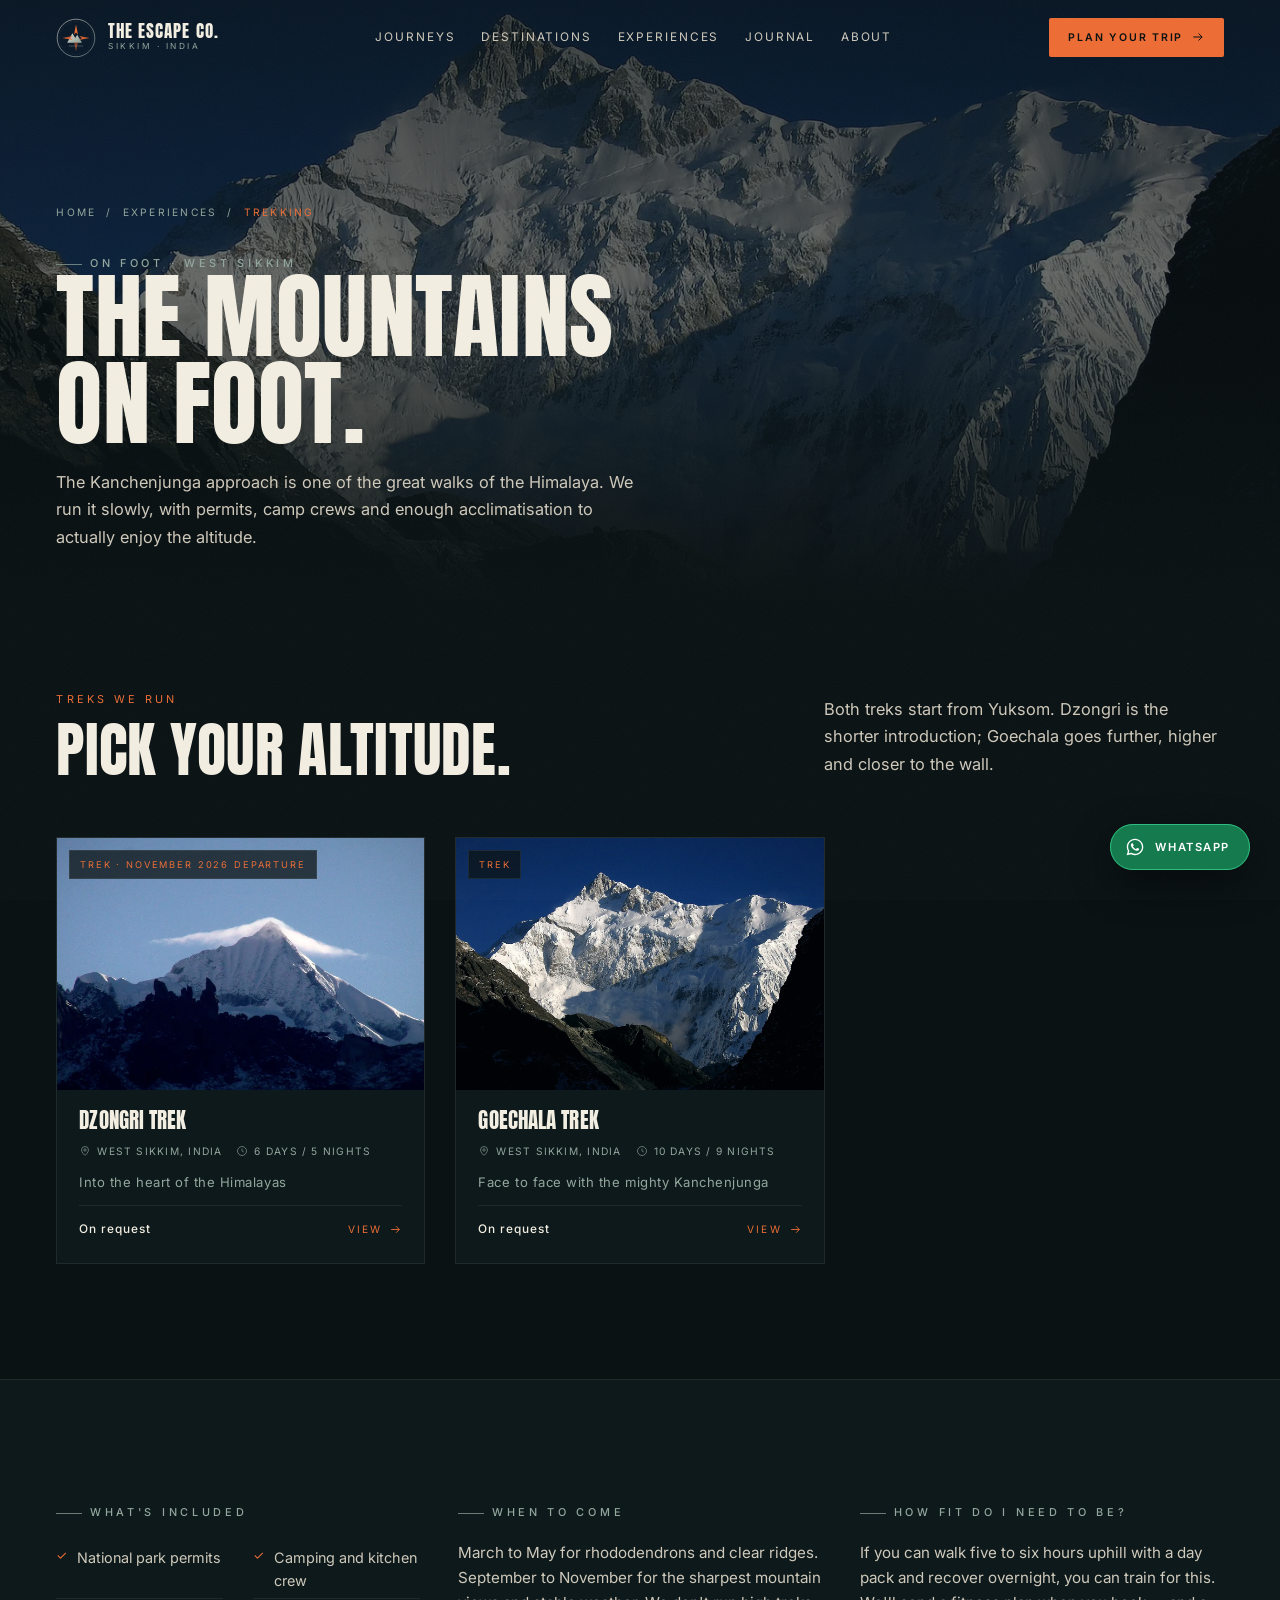
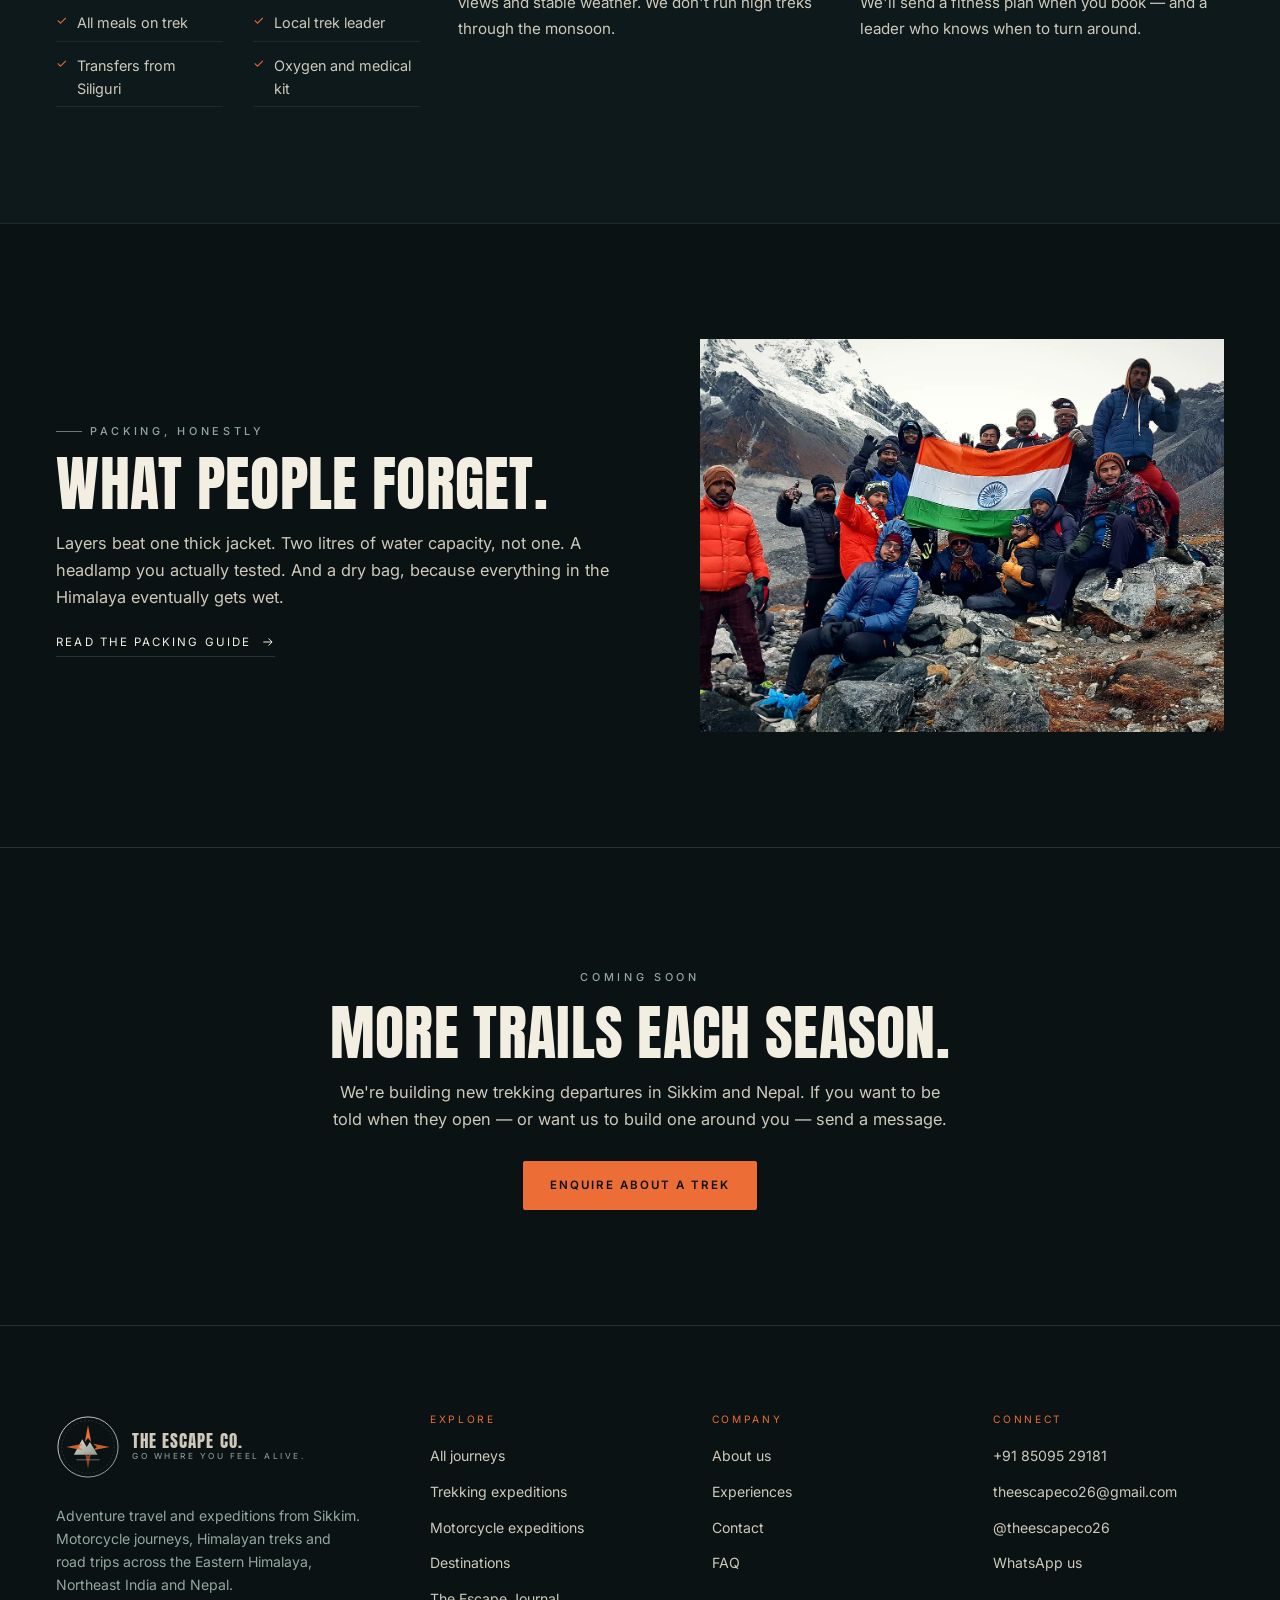
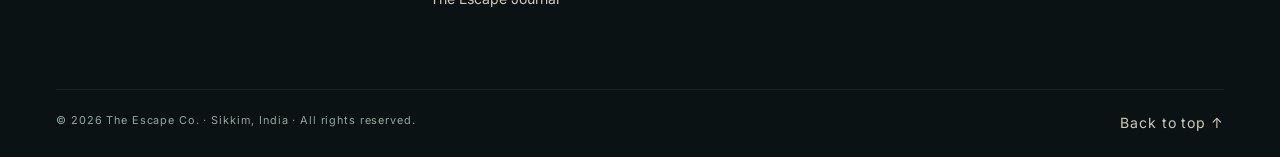
<file: trekking.html>
<!DOCTYPE html>
<html lang="en-IN">
<head>
<meta charset="utf-8">
<meta name="viewport" content="width=device-width, initial-scale=1">
<script>document.documentElement.classList.add("js");</script>
<title>Trekking Expeditions — Dzongri, Goechala & Himalayan Trails | The Escape Co.</title>
<meta name="description" content="Guided Himalayan trekking in West Sikkim. Dzongri and Goechala expeditions with permits, camping crew, acclimatisation days and local trek leaders.">
<link rel="canonical" href="https://reynascodes.github.io/the-escape-co/trekking.html">
<meta name="theme-color" content="#0a1214">
<meta property="og:title" content="Trekking Expeditions | The Escape Co.">
<meta property="og:description" content="Dzongri, Goechala and beyond — Himalayan trekking with local leaders, permits and proper acclimatisation.">
<meta property="og:image" content="assets/img/goechala.webp">
<link rel="icon" href="assets/img/favicon.svg" type="image/svg+xml">
<link rel="preconnect" href="https://fonts.googleapis.com">
<link rel="preconnect" href="https://fonts.gstatic.com" crossorigin>
<link href="https://fonts.googleapis.com/css2?family=Anton&family=Inter:wght@300;400;500;600&family=Instrument+Serif:ital@0;1&display=swap" rel="stylesheet">
<link rel="stylesheet" href="assets/css/site.css">
</head>
<body id="top">
<div id="site-header"></div>

<section class="phero">
  <div class="phero__media"><img src="assets/img/goechala.webp" alt="The Kanchenjunga massif seen from the Goechala trail" width="1920" height="1080"></div>
  <div class="phero__in">
    <p class="phero__crumb"><a href="index.html">Home</a> / <a href="services.html">Experiences</a> / <span>Trekking</span></p>
    <p class="eyebrow">On foot · West Sikkim</p>
    <h1 class="phero__title h-xl">The mountains<br>on foot.</h1>
    <p class="phero__sub lede">The Kanchenjunga approach is one of the great walks of the Himalaya. We run it slowly, with permits, camp crews and enough acclimatisation to actually enjoy the altitude.</p>
  </div>
</section>

<section class="section">
  <div class="wrap">
    <div class="sec-head">
      <div data-reveal>
        <span class="sec-no">TREKS WE RUN</span>
        <h2 class="h-lg">Pick your altitude.</h2>
      </div>
      <p class="lede" style="max-width:40ch" data-reveal>Both treks start from Yuksom. Dzongri is the shorter introduction; Goechala goes further, higher and closer to the wall.</p>
    </div>
    <div class="jgrid" id="trekGrid"></div>
  </div>
</section>

<section class="section" style="background:var(--ink-2);border-block:1px solid var(--line-soft)">
  <div class="wrap">
    <div class="cols-3">
      <div data-reveal>
        <p class="eyebrow">What's included</p>
        <ul class="checklist" style="margin-top:18px">
          <li>National park permits</li>
          <li>Camping and kitchen crew</li>
          <li>All meals on trek</li>
          <li>Local trek leader</li>
          <li>Transfers from Siliguri</li>
          <li>Oxygen and medical kit</li>
        </ul>
      </div>
      <div data-reveal>
        <p class="eyebrow">When to come</p>
        <p class="lede" style="margin-top:18px;font-size:.95rem">March to May for rhododendrons and clear ridges. September to November for the sharpest mountain views and stable weather. We don't run high treks through the monsoon.</p>
      </div>
      <div data-reveal>
        <p class="eyebrow">How fit do I need to be?</p>
        <p class="lede" style="margin-top:18px;font-size:.95rem">If you can walk five to six hours uphill with a day pack and recover overnight, you can train for this. We'll send a fitness plan when you book — and a leader who knows when to turn around.</p>
      </div>
    </div>
  </div>
</section>

<section class="section">
  <div class="wrap split">
    <div data-reveal>
      <p class="eyebrow">Packing, honestly</p>
      <h2 class="h-lg" style="margin-top:16px">What people forget.</h2>
      <p class="lede" style="margin-top:18px">Layers beat one thick jacket. Two litres of water capacity, not one. A headlamp you actually tested. And a dry bag, because everything in the Himalaya eventually gets wet.</p>
      <a class="link-arrow" style="margin-top:22px" href="journal.html">Read the packing guide
        <svg viewBox="0 0 24 24" fill="none" stroke="currentColor" stroke-width="1.7"><path d="M4 12h15M13 6l6 6-6 6"/></svg>
      </a>
    </div>
    <div data-reveal="right">
      <img src="assets/img/trek-group.webp" alt="Trekkers on the Goechala trail with prayer flags" width="1400" height="933" loading="lazy" style="width:100%;aspect-ratio:4/3;object-fit:cover">
    </div>
  </div>
</section>

<section class="section" style="border-top:1px solid var(--line)">
  <div class="wrap" style="text-align:center">
    <p class="eyebrow eyebrow--bare" style="justify-content:center" data-reveal>Coming soon</p>
    <h2 class="h-lg" style="margin-top:16px" data-reveal>More trails each season.</h2>
    <p class="lede" style="margin:18px auto 0;text-align:center" data-reveal>We're building new trekking departures in Sikkim and Nepal. If you want to be told when they open — or want us to build one around you — send a message.</p>
    <div class="cta__actions" style="margin-top:28px" data-reveal>
      <a class="btn btn--orange" href="contact.html">Enquire about a trek</a>
    </div>
  </div>
</section>

<div id="site-footer"></div>
<script src="assets/js/data.js"></script>
<script src="assets/js/journal-data.js"></script>
<script src="assets/js/site.js"></script>
</body>
</html>
</file>
<file: assets/css/site.css>
/* ==========================================================================
   THE ESCAPE CO. — site stylesheet
   Palette & type drawn from the brand guide (teal / cream / warm orange).
   ========================================================================== */

/* ---------- 01. Tokens ---------------------------------------------------- */
:root {
  --ink:        #0a1214;
  --ink-2:      #0d191b;
  --ink-3:      #122325;
  --teal:       #1d4341;
  --teal-soft:  #2c5a56;
  --cream:      #f3eee2;
  --cream-dim:  #cfc9bb;
  --sage:       #93a79d;
  --orange:     #ec6d35;
  --orange-2:   #ff8a53;
  --line:       rgba(243, 238, 226, .14);
  --line-soft:  rgba(243, 238, 226, .08);

  --font-display: "Anton", "Arial Narrow", Impact, sans-serif;
  --font-body:    "Inter", -apple-system, BlinkMacSystemFont, "Segoe UI", sans-serif;
  --font-serif:   "Instrument Serif", Georgia, serif;

  --wrap: 1360px;
  --pad: clamp(18px, 4.4vw, 64px);
  --sec: clamp(72px, 9vw, 148px);

  --ease: cubic-bezier(.22, 1, .36, 1);
  --ease-io: cubic-bezier(.65, .05, .36, 1);

  --hdr-h: 76px;
}

/* ---------- 02. Reset ----------------------------------------------------- */
*, *::before, *::after { box-sizing: border-box; }
html { -webkit-text-size-adjust: 100%; scroll-behavior: smooth; }
body {
  margin: 0;
  background: var(--ink);
  color: var(--cream);
  font-family: var(--font-body);
  font-size: 16px;
  line-height: 1.62;
  -webkit-font-smoothing: antialiased;
  overflow-x: hidden;
}
body.is-locked { overflow: hidden; }
img, svg, video { display: block; max-width: 100%; }
img { height: auto; }
a { color: inherit; text-decoration: none; }
button { font: inherit; color: inherit; background: none; border: 0; cursor: pointer; }
ul, ol { margin: 0; padding: 0; list-style: none; }
h1, h2, h3, h4, p, figure { margin: 0; }
::selection { background: var(--orange); color: var(--ink); }

/* film grain + vignette over everything, very subtle */
body::after {
  content: "";
  position: fixed;
  inset: 0;
  pointer-events: none;
  z-index: 9;
  opacity: .035;
  background-image: url("data:image/svg+xml,%3Csvg xmlns='http://www.w3.org/2000/svg' width='140' height='140'%3E%3Cfilter id='n'%3E%3CfeTurbulence type='fractalNoise' baseFrequency='.85' numOctaves='3'/%3E%3C/filter%3E%3Crect width='140' height='140' filter='url(%23n)'/%3E%3C/svg%3E");
}

/* ---------- 03. Type ------------------------------------------------------ */
.display,
h1, h2, h3 {
  font-family: var(--font-display);
  font-weight: 400;
  line-height: .92;
  letter-spacing: .005em;
  text-transform: uppercase;
  text-wrap: balance;
}
.h-xl { font-size: clamp(2.6rem, 7.4vw, 6.6rem); }
.h-lg { font-size: clamp(2.1rem, 4.7vw, 4rem); }
.h-md { font-size: clamp(1.6rem, 2.6vw, 2.3rem); line-height: 1; }
.h-sm { font-size: clamp(1.15rem, 1.5vw, 1.35rem); line-height: 1.1; }

.eyebrow {
  font-family: var(--font-body);
  font-size: .68rem;
  font-weight: 500;
  letter-spacing: .34em;
  text-transform: uppercase;
  color: var(--sage);
  display: inline-flex;
  align-items: center;
  gap: .7em;
}
.eyebrow--orange { color: var(--orange); }
.eyebrow::before {
  content: "";
  width: 26px; height: 1px;
  background: currentColor;
  opacity: .7;
}
.eyebrow--bare::before { display: none; }

.serif-accent {
  font-family: var(--font-serif);
  font-style: italic;
  text-transform: none;
  letter-spacing: -.01em;
  color: var(--orange);
  font-weight: 400;
}
.quote-mark { display: block; width: 34px; height: 2px; background: var(--orange); margin-bottom: 22px; }
.hero__title em { text-transform: none; font-size: 1.02em; }

/* short laptop screens: keep the whole hero above the fold */
@media (max-height: 820px) and (min-width: 900px) {
  .hero__title { font-size: clamp(2.4rem, 5.6vw, 5rem); }
  .hero__top { margin-bottom: 26px; }
  .hero__actions { margin-top: 26px; }
  .hero__foot { margin-top: 34px; }
  .hero__sub { margin-top: 18px; }
}

.lede {
  font-size: clamp(1.02rem, 1.28vw, 1.22rem);
  line-height: 1.66;
  color: var(--cream-dim);
  max-width: 62ch;
  text-wrap: pretty;
}
.muted { color: var(--sage); }
.small { font-size: .82rem; letter-spacing: .04em; }

/* ---------- 04. Layout ---------------------------------------------------- */
.wrap { width: 100%; max-width: var(--wrap); margin-inline: auto; padding-inline: var(--pad); }
.wrap--wide { max-width: 1600px; }
.section { padding-block: var(--sec); position: relative; }
.section--tight { padding-block: clamp(48px, 6vw, 90px); }
.rule { height: 1px; background: var(--line); border: 0; margin: 0; }

.split { display: grid; grid-template-columns: 1.05fr .95fr; gap: clamp(28px, 5vw, 88px); align-items: center; }
.cols-2 { display: grid; grid-template-columns: repeat(2, 1fr); gap: clamp(20px, 3vw, 44px); }
.cols-3 { display: grid; grid-template-columns: repeat(3, 1fr); gap: clamp(20px, 3vw, 40px); }
.cols-4 { display: grid; grid-template-columns: repeat(4, 1fr); gap: clamp(16px, 2.4vw, 32px); }
.stack-sm > * + * { margin-top: 14px; }
.stack > * + * { margin-top: 24px; }
.stack-lg > * + * { margin-top: 40px; }

/* section heading with index number */
.sec-head {
  display: flex;
  align-items: flex-end;
  justify-content: space-between;
  gap: 28px;
  flex-wrap: wrap;
  margin-bottom: clamp(34px, 4.6vw, 64px);
}
.sec-head__main { max-width: 760px; }
.sec-no {
  font-family: var(--font-body);
  font-size: .68rem;
  letter-spacing: .3em;
  color: var(--orange);
  display: block;
  margin-bottom: 14px;
}

/* ---------- 05. Header ---------------------------------------------------- */
.hdr {
  position: fixed;
  inset: 0 0 auto 0;
  height: var(--hdr-h);
  z-index: 60;
  display: flex;
  align-items: center;
  transition: background .45s var(--ease), height .45s var(--ease), border-color .45s;
  border-bottom: 1px solid transparent;
}
.hdr__in {
  width: 100%;
  max-width: 1600px;
  margin-inline: auto;
  padding-inline: var(--pad);
  display: flex;
  align-items: center;
  justify-content: space-between;
  gap: 24px;
}
.hdr.is-stuck {
  background: rgba(10, 18, 20, .82);
  backdrop-filter: blur(14px) saturate(130%);
  -webkit-backdrop-filter: blur(14px) saturate(130%);
  border-bottom-color: var(--line-soft);
  height: 66px;
}
.brand { display: inline-flex; align-items: center; gap: 12px; }
.brand__mark { width: 40px; height: 40px; transition: transform .6s var(--ease); }
.brand:hover .brand__mark { transform: rotate(-12deg); }
.brand__type { display: flex; flex-direction: column; line-height: .92; }
.brand__type b {
  font-family: var(--font-display);
  font-size: 1.06rem;
  font-weight: 400;
  letter-spacing: .06em;
}
.brand__type i {
  font-style: normal;
  font-size: .52rem;
  letter-spacing: .3em;
  color: var(--sage);
  margin-top: 3px;
}

.nav { display: flex; align-items: center; gap: clamp(14px, 2vw, 30px); }
.nav a {
  font-size: .74rem;
  letter-spacing: .16em;
  text-transform: uppercase;
  color: var(--cream-dim);
  position: relative;
  padding-block: 6px;
  transition: color .3s;
}
.nav a::after {
  content: "";
  position: absolute;
  left: 0; bottom: 0;
  width: 100%; height: 1px;
  background: var(--orange);
  transform: scaleX(0);
  transform-origin: right;
  transition: transform .5s var(--ease);
}
.nav a:hover, .nav a[aria-current="page"] { color: var(--cream); }
.nav a:hover::after, .nav a[aria-current="page"]::after { transform: scaleX(1); transform-origin: left; }
.hdr__cta { display: flex; align-items: center; gap: 12px; }

.burger { display: none; width: 44px; height: 44px; position: relative; }
.burger span {
  position: absolute; left: 11px; width: 22px; height: 1.5px;
  background: var(--cream);
  transition: transform .4s var(--ease), opacity .3s;
}
.burger span:nth-child(1) { top: 18px; }
.burger span:nth-child(2) { top: 25px; }
.burger.is-open span:nth-child(1) { transform: translateY(3.5px) rotate(45deg); }
.burger.is-open span:nth-child(2) { transform: translateY(-3.5px) rotate(-45deg); }

.mmenu {
  position: fixed;
  inset: 0;
  z-index: 55;
  background: var(--ink-2);
  padding: calc(var(--hdr-h) + 24px) var(--pad) 40px;
  display: flex;
  flex-direction: column;
  justify-content: space-between;
  clip-path: inset(0 0 100% 0);
  transition: clip-path .7s var(--ease);
  overflow-y: auto;
}
.mmenu.is-open { clip-path: inset(0 0 0 0); }
.mmenu a.mmenu__link {
  display: flex;
  align-items: baseline;
  gap: 14px;
  font-family: var(--font-display);
  font-size: clamp(1.9rem, 8vw, 3rem);
  text-transform: uppercase;
  padding-block: 10px;
  border-bottom: 1px solid var(--line-soft);
  color: var(--cream);
}
.mmenu a.mmenu__link span {
  font-family: var(--font-body);
  font-size: .6rem;
  letter-spacing: .2em;
  color: var(--orange);
}
.mmenu__foot { margin-top: 32px; color: var(--sage); font-size: .82rem; }

/* ---------- 06. Buttons --------------------------------------------------- */
.btn {
  --bg: var(--cream);
  --fg: var(--ink);
  position: relative;
  display: inline-flex;
  align-items: center;
  gap: .7em;
  padding: 14px 26px;
  background: var(--bg);
  color: var(--fg);
  font-size: .72rem;
  font-weight: 600;
  letter-spacing: .17em;
  text-transform: uppercase;
  border-radius: 2px;
  overflow: hidden;
  isolation: isolate;
  transition: color .45s var(--ease), border-color .45s;
  border: 1px solid transparent;
}
.btn::before {
  content: "";
  position: absolute;
  inset: 0;
  z-index: -1;
  background: var(--orange);
  transform: translateY(101%);
  transition: transform .55s var(--ease);
}
.btn:hover { color: var(--ink); }
.btn:hover::before { transform: translateY(0); }
.btn svg { width: 14px; height: 14px; flex: none; }

.btn--orange { --bg: var(--orange); --fg: var(--ink); }
.btn--orange::before { background: var(--cream); }
.btn--ghost {
  --bg: transparent;
  --fg: var(--cream);
  border-color: var(--line);
}
.btn--ghost::before { background: var(--cream); }
.btn--ghost:hover { color: var(--ink); border-color: var(--cream); }
.btn--wa { --bg: #157a4d; --fg: #fff; }
.btn--wa::before { background: #14603f; }
.btn--sm { padding: 10px 18px; font-size: .66rem; }
.btn--block { width: 100%; justify-content: center; }

.link-arrow {
  display: inline-flex;
  align-items: center;
  gap: 10px;
  font-size: .72rem;
  letter-spacing: .18em;
  text-transform: uppercase;
  padding-bottom: 4px;
  border-bottom: 1px solid var(--line);
  transition: border-color .4s, gap .4s var(--ease), color .3s;
}
.link-arrow svg { width: 14px; height: 14px; transition: transform .45s var(--ease); }
.link-arrow:hover { border-color: var(--orange); color: var(--orange); }
.link-arrow:hover svg { transform: translateX(5px); }

.headline-link { position: relative; display: inline-block; padding-bottom: 6px; }
.headline-link::after {
  content: ""; position: absolute; left: 0; bottom: 0; height: 2px; width: 100%;
  background: var(--orange); transform: scaleX(0); transform-origin: right;
  transition: transform .6s var(--ease);
}
.headline-link:hover::after { transform: scaleX(1); transform-origin: left; }

/* ---------- 07. Hero ------------------------------------------------------ */
.hero {
  position: relative;
  min-height: 100svh;
  display: grid;
  align-items: end;
  overflow: hidden;
  isolation: isolate;
}
.hero__media { position: absolute; inset: 0; z-index: -2; overflow: hidden; }
.hero__media img {
  width: 100%; height: 100%;
  object-fit: cover;
  object-position: 50% 42%;
  animation: kenburns 26s var(--ease-io) infinite alternate;
  will-change: transform;
}
.hero__media::after {
  content: "";
  position: absolute; inset: 0;
  background:
    linear-gradient(to top, rgba(10,18,20,.96) 2%, rgba(10,18,20,.35) 46%, rgba(10,18,20,.55) 100%),
    radial-gradient(120% 80% at 50% 0%, transparent 40%, rgba(10,18,20,.55) 100%);
}
.hero__grain {
  position: absolute; inset: 0; z-index: -1;
  background: linear-gradient(200deg, rgba(29,67,65,.32), transparent 55%);
  mix-blend-mode: multiply;
}
.hero__in {
  width: 100%;
  max-width: 1600px;
  margin-inline: auto;
  padding: 0 var(--pad) clamp(34px, 6vw, 72px);
  padding-top: calc(var(--hdr-h) + 40px);
}
.hero__top {
  display: flex;
  justify-content: space-between;
  align-items: flex-start;
  gap: 20px;
  margin-bottom: clamp(30px, 5vw, 70px);
  flex-wrap: wrap;
}
.hero__coord {
  font-size: .64rem;
  letter-spacing: .26em;
  color: var(--sage);
  text-transform: uppercase;
  text-align: right;
  line-height: 1.9;
}
.hero__title { max-width: 15ch; }
.hero__title .line { display: block; overflow: hidden; }
.hero__title .line > span {
  display: inline-block;
  transform: translateY(105%) rotate(2deg);
  animation: lineUp 1.15s var(--ease) forwards;
  animation-delay: calc(.18s + var(--i) * .11s);
}
.hero__title em {
  font-family: var(--font-serif);
  font-style: italic;
  color: var(--orange-2);
  text-transform: none;
  letter-spacing: -.02em;
}
.hero__sub {
  max-width: 52ch;
  margin-top: 26px;
  color: var(--cream-dim);
  font-size: clamp(.98rem, 1.2vw, 1.1rem);
  opacity: 0;
  animation: fadeUp 1s var(--ease) .85s forwards;
}
.hero__actions {
  display: flex;
  gap: 14px;
  flex-wrap: wrap;
  margin-top: 36px;
  opacity: 0;
  animation: fadeUp 1s var(--ease) 1.05s forwards;
}
.hero__foot {
  margin-top: clamp(40px, 6vw, 76px);
  padding-top: 22px;
  border-top: 1px solid var(--line);
  display: flex;
  align-items: center;
  justify-content: space-between;
  gap: 20px;
  flex-wrap: wrap;
  opacity: 0;
  animation: fadeUp 1s var(--ease) 1.25s forwards;
}
.hero__scroll {
  display: inline-flex; align-items: center; gap: 12px;
  font-size: .64rem; letter-spacing: .26em; text-transform: uppercase; color: var(--sage);
}
.hero__scroll i {
  width: 1px; height: 34px; background: linear-gradient(var(--orange), transparent);
  display: block; position: relative; overflow: hidden;
}
.hero__scroll i::after {
  content: ""; position: absolute; inset: 0; background: var(--cream);
  animation: scrollCue 2.2s var(--ease-io) infinite;
}
.hero__ticks { display: flex; gap: clamp(18px, 3vw, 44px); }
.hero__tick b {
  display: block;
  font-family: var(--font-display);
  font-size: clamp(1.3rem, 2.1vw, 1.8rem);
  letter-spacing: .02em;
}
.hero__tick span { font-size: .6rem; letter-spacing: .22em; text-transform: uppercase; color: var(--sage); }

/* page hero for inner pages */
.phero {
  position: relative;
  padding: calc(var(--hdr-h) + clamp(64px, 10vw, 132px)) 0 clamp(40px, 6vw, 76px);
  overflow: hidden;
  isolation: isolate;
}
.phero__media { position: absolute; inset: 0; z-index: -2; }
.phero__media img { width: 100%; height: 100%; object-fit: cover; object-position: 50% 45%; }
.phero__media::after {
  content: ""; position: absolute; inset: 0;
  background: linear-gradient(to top, var(--ink) 4%, rgba(10,18,20,.62) 55%, rgba(10,18,20,.8));
}
.phero__in { max-width: 1600px; margin-inline: auto; padding-inline: var(--pad); }
.phero__title { max-width: 20ch; }
.phero__sub { margin-top: 22px; max-width: 58ch; color: var(--cream-dim); }
.phero__crumb { display: flex; gap: 10px; font-size: .64rem; letter-spacing: .22em; text-transform: uppercase; color: var(--sage); margin-bottom: 26px; }
.phero__crumb span { color: var(--orange); }
.phero + .section { padding-top: clamp(36px, 5vw, 68px); }

/* ---------- 08. Marquee --------------------------------------------------- */
.marquee {
  position: relative;
  overflow: hidden;
  border-block: 1px solid var(--line-soft);
  background: var(--ink-2);
  padding-block: 16px;
}
.marquee__track {
  display: flex;
  width: max-content;
  animation: marquee 34s linear infinite;
  will-change: transform;
}
.marquee:hover .marquee__track { animation-play-state: paused; }
.marquee__item {
  display: inline-flex; align-items: center; gap: 22px;
  padding-inline: 22px;
  font-family: var(--font-display);
  font-size: clamp(.95rem, 1.5vw, 1.3rem);
  letter-spacing: .06em;
  text-transform: uppercase;
  color: var(--cream-dim);
  white-space: nowrap;
}
.marquee__item::after { content: "✳"; color: var(--orange); font-size: .7em; }
.marquee--orange { background: var(--orange); border: 0; padding-block: 12px; }
.marquee--orange .marquee__item { color: var(--ink); }
.marquee--orange .marquee__item::after { color: var(--ink); opacity: .45; }
.marquee--reverse .marquee__track { animation-direction: reverse; }

/* ---------- 09. Experiences (staggered editorial grid) -------------------- */
.exp-grid {
  display: grid;
  grid-template-columns: repeat(12, 1fr);
  gap: clamp(18px, 2.4vw, 34px);
}
.exp {
  position: relative;
  grid-column: span 4;
  display: flex;
  flex-direction: column;
  gap: 18px;
  min-height: 0;
}
.exp:nth-child(1) { grid-column: span 5; }
.exp:nth-child(2) { grid-column: span 4; margin-top: clamp(24px, 5vw, 72px); }
.exp:nth-child(3) { grid-column: span 3; margin-top: clamp(48px, 9vw, 130px); }
.exp:nth-child(4) { grid-column: span 6; }
.exp:nth-child(5) { grid-column: span 6; margin-top: clamp(0px, 3vw, 40px); }
.exp__media {
  position: relative;
  overflow: hidden;
  aspect-ratio: 3 / 4;
  background: var(--ink-3);
}
.exp:nth-child(1) .exp__media { aspect-ratio: 4 / 5; }
.exp:nth-child(4) .exp__media,
.exp:nth-child(5) .exp__media { aspect-ratio: 16 / 11; }
.exp__media img {
  width: 100%; height: 100%;
  object-fit: cover;
  transition: transform 1.1s var(--ease), filter .7s;
  filter: saturate(.86) contrast(1.02);
}
.exp:hover .exp__media img { transform: scale(1.055); filter: saturate(1.02); }
.exp__media::after {
  content: "";
  position: absolute; inset: 0;
  background: linear-gradient(to top, rgba(10,18,20,.72), transparent 58%);
  opacity: .9;
}
.exp__no {
  position: absolute;
  top: 14px; left: 16px;
  z-index: 2;
  font-size: .62rem;
  letter-spacing: .22em;
  color: var(--cream);
  mix-blend-mode: difference;
}
.exp__body { display: flex; flex-direction: column; gap: 10px; }
.exp__title { font-size: clamp(1.32rem, 2vw, 1.85rem); }
.exp__text { color: var(--cream-dim); font-size: .92rem; max-width: 44ch; }
.exp__more {
  margin-top: 6px;
  display: inline-flex; align-items: center; gap: 9px;
  font-size: .66rem; letter-spacing: .2em; text-transform: uppercase; color: var(--orange);
}
.exp__more svg { width: 13px; height: 13px; transition: transform .45s var(--ease); }
.exp:hover .exp__more svg { transform: translateX(6px); }

/* ---------- 10. Destination gallery --------------------------------------- */
.dest-grid {
  display: grid;
  grid-template-columns: repeat(12, 1fr);
  grid-auto-rows: clamp(230px, 27vw, 420px);
  gap: clamp(16px, 2vw, 26px);
}
.dest {
  grid-column: span 6;
  position: relative;
  overflow: hidden;
  height: 100%;
  display: flex;
  align-items: flex-end;
  isolation: isolate;
  background: var(--ink-3);
}
.dest:nth-child(1) { grid-column: span 7; }
.dest:nth-child(2) { grid-column: span 5; }
.dest:nth-child(3) { grid-column: span 5; }
.dest:nth-child(4) { grid-column: span 7; }
.dest img {
  position: absolute; inset: 0; z-index: 0;
  width: 100%; height: 100%;
  object-fit: cover;
  transition: transform 1.4s var(--ease), filter .8s;
  filter: saturate(.8);
}
.dest:hover img { transform: scale(1.06); filter: saturate(1); }
.dest::after {
  content: "";
  position: absolute; inset: 0; z-index: 1;
  background: linear-gradient(to top, rgba(10,18,20,.92) 0%, rgba(10,18,20,.18) 62%, rgba(10,18,20,.25));
}
.dest__body { position: relative; z-index: 2; padding: clamp(20px, 2.6vw, 36px); width: 100%; display: flex; align-items: flex-end; justify-content: space-between; gap: 18px; }
.dest__name { font-size: clamp(1.7rem, 3.4vw, 3rem); }
.dest__meta { font-size: .62rem; letter-spacing: .2em; text-transform: uppercase; color: var(--cream-dim); margin-top: 8px; }
.dest__go {
  width: 46px; height: 46px; flex: none;
  border: 1px solid var(--line);
  border-radius: 50%;
  display: grid; place-items: center;
  transition: background .4s, border-color .4s, transform .5s var(--ease);
}
.dest__go svg { width: 15px; height: 15px; }
.dest:hover .dest__go { background: var(--orange); border-color: var(--orange); color: var(--ink); transform: rotate(45deg); }

/* ---------- 11. Journey cards --------------------------------------------- */
.jgrid { display: grid; grid-template-columns: repeat(auto-fill, minmax(300px, 1fr)); gap: clamp(18px, 2.4vw, 30px); }
.jcard {
  position: relative;
  display: flex; flex-direction: column;
  background: var(--ink-2);
  border: 1px solid var(--line-soft);
  overflow: hidden;
  transition: border-color .5s, transform .5s var(--ease);
}
.jcard:hover { border-color: rgba(236,109,53,.45); transform: translateY(-4px); }
.jcard__media { position: relative; aspect-ratio: 16 / 11; overflow: hidden; }
.jcard__media img { width: 100%; height: 100%; object-fit: cover; transition: transform 1.2s var(--ease); filter: saturate(.85); }
.jcard:hover .jcard__media img { transform: scale(1.06); filter: saturate(1); }
.jcard__type {
  position: absolute; top: 12px; left: 12px;
  background: rgba(10,18,20,.74);
  backdrop-filter: blur(6px);
  border: 1px solid var(--line-soft);
  padding: 6px 10px;
  font-size: .58rem; letter-spacing: .2em; text-transform: uppercase;
  color: var(--orange);
}
.jcard__body { padding: 20px 22px 24px; display: flex; flex-direction: column; gap: 12px; flex: 1; }
.jcard__title { font-size: 1.32rem; line-height: 1; }
.jcard__meta {
  display: flex; flex-wrap: wrap; gap: 6px 14px;
  font-size: .64rem; letter-spacing: .12em; text-transform: uppercase; color: var(--sage);
}
.jcard__meta span { display: inline-flex; align-items: center; gap: 6px; }
.jcard__meta svg { width: 12px; height: 12px; opacity: .8; }
.jcard__foot { margin-top: auto; padding-top: 14px; border-top: 1px solid var(--line-soft); display: flex; align-items: center; justify-content: space-between; }
.jcard__price { font-size: .74rem; letter-spacing: .08em; color: var(--cream-dim); }
.jcard__price b { color: var(--cream); font-weight: 500; }
.jcard__go { font-size: .64rem; letter-spacing: .2em; text-transform: uppercase; color: var(--orange); display: inline-flex; gap: 7px; align-items: center; }
.jcard__go svg { width: 13px; height: 13px; transition: transform .4s var(--ease); }
.jcard:hover .jcard__go svg { transform: translateX(5px); }

/* filters */
.filters { display: flex; flex-wrap: wrap; gap: 10px; align-items: center; margin-bottom: 34px; }
.filter {
  padding: 10px 18px;
  border: 1px solid var(--line);
  border-radius: 100px;
  font-size: .66rem; letter-spacing: .16em; text-transform: uppercase;
  color: var(--cream-dim);
  transition: background .35s, color .35s, border-color .35s;
}
.filter:hover { border-color: var(--cream-dim); color: var(--cream); }
.filter[aria-pressed="true"] { background: var(--cream); color: var(--ink); border-color: var(--cream); }
.filters__count { margin-left: auto; font-size: .66rem; letter-spacing: .16em; text-transform: uppercase; color: var(--sage); }
select.filter { background-color: transparent; color: var(--cream-dim); cursor: pointer; }
select.filter:hover { color: var(--cream); }
option { background: #0d191b; color: #f3eee2; }

/* ---------- 12. Why / numbered list --------------------------------------- */
.why { display: grid; grid-template-columns: repeat(4, 1fr); border-top: 1px solid var(--line); }
.why__item {
  padding: clamp(24px, 3vw, 40px) clamp(16px, 2vw, 28px) clamp(28px, 4vw, 52px);
  border-bottom: 1px solid var(--line);
  border-right: 1px solid var(--line);
  position: relative;
  transition: background .5s;
}
.why__item:nth-child(4n) { border-right: 0; }
.why__item:hover { background: rgba(29,67,65,.22); }
.why__num {
  font-size: .6rem; letter-spacing: .2em; color: var(--orange);
  display: block; margin-bottom: 30px;
}
.why__title { font-size: clamp(1.02rem, 1.35vw, 1.22rem); line-height: 1.15; margin-bottom: 10px; }
.why__text { font-size: .86rem; color: var(--sage); line-height: 1.6; }

/* ---------- 13. Philosophy ------------------------------------------------- */
.philo { position: relative; overflow: hidden; background: var(--ink-2); }
.philo__bg { position: absolute; inset: 0; z-index: 0; }
.philo__bg img { width: 100%; height: 100%; object-fit: cover; opacity: .38; filter: saturate(.65) contrast(1.12); }
.philo__bg::after { content: ""; position: absolute; inset: 0; background: linear-gradient(90deg, var(--ink-2) 6%, rgba(13,25,27,.62) 52%, var(--ink-2)); }
.philo__in { position: relative; z-index: 1; }
.philo__quote {
  font-family: var(--font-serif);
  font-style: italic;
  font-size: clamp(1.5rem, 3.4vw, 2.9rem);
  line-height: 1.22;
  max-width: 22ch;
  color: var(--cream);
  letter-spacing: -.01em;
}
.philo__quote .hl { color: var(--orange); }
.philo__body { max-width: 46ch; color: var(--cream-dim); }
.philo__stat { display: flex; gap: clamp(24px, 4vw, 56px); flex-wrap: wrap; padding-top: 28px; border-top: 1px solid var(--line); }
.philo__stat b { display: block; font-family: var(--font-display); font-size: clamp(1.8rem, 3vw, 2.6rem); line-height: 1; }
.philo__stat span { font-size: .6rem; letter-spacing: .2em; text-transform: uppercase; color: var(--sage); }

/* ---------- 14. Instagram strip ------------------------------------------- */
.ig-strip { display: grid; grid-template-columns: repeat(6, 1fr); gap: 8px; }
.ig-strip a { position: relative; aspect-ratio: 1; overflow: hidden; display: block; }
.ig-strip img { width: 100%; height: 100%; object-fit: cover; transition: transform .9s var(--ease), filter .5s; filter: saturate(.75) brightness(.85); }
.ig-strip a:hover img { transform: scale(1.08); filter: saturate(1) brightness(1); }
.ig-strip a::after {
  content: "";
  position: absolute; inset: 0;
  background: var(--orange); opacity: 0; transition: opacity .4s; mix-blend-mode: overlay;
}
.ig-strip a:hover::after { opacity: .35; }

/* ---------- 15. CTA ------------------------------------------------------- */
.cta {
  position: relative;
  overflow: hidden;
  isolation: isolate;
  padding-block: clamp(80px, 12vw, 170px);
  text-align: center;
}
.cta__media { position: absolute; inset: 0; z-index: -2; }
.cta__media img { width: 100%; height: 100%; object-fit: cover; object-position: 50% 30%; animation: kenburns-slow 40s var(--ease-io) infinite alternate; }
.cta__media::after { content: ""; position: absolute; inset: 0; background: radial-gradient(90% 90% at 50% 50%, rgba(10,18,20,.72), rgba(10,18,20,.94)); }
.cta__in { max-width: 860px; margin-inline: auto; padding-inline: var(--pad); }
.cta__title { font-size: clamp(2.2rem, 6.2vw, 5rem); }
.cta__actions { display: flex; gap: 14px; justify-content: center; flex-wrap: wrap; margin-top: 34px; }

/* ---------- 16. Footer ---------------------------------------------------- */
.ftr { border-top: 1px solid var(--line); background: var(--ink); padding-top: clamp(52px, 7vw, 96px); }
.ftr__top { display: grid; grid-template-columns: 1.4fr 1fr 1fr 1fr; gap: clamp(28px, 4vw, 60px); padding-bottom: clamp(40px, 6vw, 80px); }
.ftr__brand .brand__mark { width: 64px; height: 64px; }
.ftr__brand p { color: var(--sage); font-size: .88rem; max-width: 34ch; margin-top: 18px; }
.ftr h2 { font-family: var(--font-body); font-size: .64rem; letter-spacing: .26em; text-transform: uppercase; color: var(--orange); margin-bottom: 18px; }
.ftr li + li { margin-top: 10px; }
.ftr a { color: var(--cream-dim); font-size: .88rem; transition: color .3s, padding-left .3s; }
.ftr a:hover { color: var(--cream); padding-left: 4px; }
.ftr__bot { border-top: 1px solid var(--line-soft); padding-block: 22px; display: flex; justify-content: space-between; gap: 16px; flex-wrap: wrap; font-size: .68rem; letter-spacing: .08em; color: var(--sage); }
.ftr__bot a:hover { color: var(--cream); }

/* ---------- 17. WhatsApp FAB + drawer ------------------------------------- */
.wa-fab {
  position: fixed;
  right: clamp(16px, 2.4vw, 30px);
  bottom: clamp(16px, 2.4vw, 30px);
  z-index: 70;
  display: inline-flex;
  align-items: center;
  gap: 10px;
  padding: 13px 20px 13px 15px;
  background: #157a4d;
  color: #fff;
  border-radius: 100px;
  font-size: .7rem;
  font-weight: 600;
  letter-spacing: .14em;
  text-transform: uppercase;
  box-shadow: 0 14px 40px rgba(0,0,0,.45);
  transition: transform .4s var(--ease), background .3s;
}
.wa-fab:hover { transform: translateY(-3px); background: #189258; }
.wa-fab svg { width: 20px; height: 20px; }
.wa-fab::before {
  content: "";
  position: absolute; inset: 0;
  border-radius: 100px;
  border: 1px solid #2fbd80;
  animation: pulseRing 2.6s var(--ease-io) infinite;
}
.wa-fab span { display: none; }
@media (min-width: 760px) { .wa-fab span { display: inline; } }

/* ---------- 18. Inner page blocks ----------------------------------------- */
.meta-strip {
  display: grid;
  grid-template-columns: repeat(auto-fit, minmax(150px, 1fr));
  border-top: 1px solid var(--line);
  border-bottom: 1px solid var(--line);
}
.meta-strip__item { padding: 22px 22px 26px 0; border-right: 1px solid var(--line-soft); }
.meta-strip__item:last-child { border-right: 0; }
.meta-strip dt { font-size: .58rem; letter-spacing: .24em; text-transform: uppercase; color: var(--orange); margin-bottom: 8px; }
.meta-strip dd { margin: 0; font-family: var(--font-display); font-size: clamp(1.1rem, 1.6vw, 1.45rem); line-height: 1; }

.prose { max-width: 68ch; }
.prose > * + * { margin-top: 1.15em; }
.prose h2 { font-size: clamp(1.5rem, 2.4vw, 2.1rem); margin-top: 2.2em; }
.prose h3 { font-size: 1.2rem; margin-top: 1.8em; }
.prose p { color: var(--cream-dim); }
.prose ul { padding-left: 0; }
.prose ul li { position: relative; padding-left: 22px; color: var(--cream-dim); margin-top: .55em; }
.prose ul li::before { content: "—"; position: absolute; left: 0; color: var(--orange); }
.prose strong { color: var(--cream); font-weight: 600; }
.prose blockquote {
  border-left: 2px solid var(--orange);
  padding: 6px 0 6px 24px;
  font-family: var(--font-serif);
  font-style: italic;
  font-size: clamp(1.2rem, 1.9vw, 1.6rem);
  color: var(--cream);
  line-height: 1.35;
}
.prose a { color: var(--orange); border-bottom: 1px solid rgba(236,109,53,.4); }

.note {
  border: 1px solid rgba(236,109,53,.32);
  background: rgba(236,109,53,.07);
  padding: 18px 20px;
  font-size: .9rem;
  color: var(--cream-dim);
}
.note b { color: var(--orange); display: block; font-size: .62rem; letter-spacing: .22em; text-transform: uppercase; margin-bottom: 8px; }

/* ---------- 19. Tour detail ----------------------------------------------- */
.cover { position: relative; height: min(76svh, 720px); overflow: hidden; display: grid; align-items: end; isolation: isolate; }
.cover img { position: absolute; inset: 0; z-index: -2; width: 100%; height: 100%; object-fit: cover; }
.cover::after { content: ""; position: absolute; inset: 0; z-index: -1; background: linear-gradient(to top, var(--ink) 2%, rgba(10,18,20,.35) 60%, rgba(10,18,20,.55)); }
.cover__in { max-width: 1600px; margin-inline: auto; width: 100%; padding: 0 var(--pad) clamp(30px, 5vw, 64px); padding-top: calc(var(--hdr-h) + 90px); }
.cover__title { font-size: clamp(2.2rem, 6.2vw, 5.2rem); max-width: 18ch; }
.cover__sub { margin-top: 18px; display: flex; gap: 10px 22px; flex-wrap: wrap; font-size: .66rem; letter-spacing: .2em; text-transform: uppercase; color: var(--cream-dim); }
.cover__sub span { display: inline-flex; align-items: center; gap: 8px; }
.cover__sub svg { width: 13px; height: 13px; color: var(--orange); }

.detail { display: grid; grid-template-columns: minmax(0, 1fr) 360px; gap: clamp(30px, 5vw, 72px); align-items: start; }
.detail__side { position: sticky; top: 96px; display: flex; flex-direction: column; gap: 18px; }
.bookcard { border: 1px solid var(--line); background: var(--ink-2); padding: 26px; }
.bookcard__price { font-family: var(--font-display); font-size: 1.9rem; line-height: 1; }
.bookcard__price small { font-family: var(--font-body); font-size: .62rem; letter-spacing: .18em; color: var(--sage); display: block; margin-top: 8px; text-transform: uppercase; }
.bookcard__list { margin: 20px 0; border-top: 1px solid var(--line-soft); }
.bookcard__list div { display: flex; justify-content: space-between; gap: 14px; padding: 10px 0; border-bottom: 1px solid var(--line-soft); font-size: .82rem; }
.bookcard__list dt, .bookcard__list span:first-child { color: var(--sage); }
.bookcard__list b { font-weight: 500; }
.bookcard .btn + .btn { margin-top: 10px; }
.bookcard__fine { font-size: .68rem; color: var(--sage); margin-top: 14px; line-height: 1.5; }

.itin { border-top: 1px solid var(--line); }
.itin__day { display: grid; grid-template-columns: 88px 1fr; gap: 20px; padding: 26px 0; border-bottom: 1px solid var(--line-soft); position: relative; }
.itin__day::before {
  content: ""; position: absolute; left: 43px; top: 0; bottom: 0; width: 1px; background: var(--line-soft);
}
.itin__n {
  font-family: var(--font-display); font-size: .78rem; letter-spacing: .06em;
  color: var(--orange); position: relative; padding-left: 0;
}
.itin__n em { display: block; font-family: var(--font-body); font-style: normal; font-size: .56rem; letter-spacing: .2em; color: var(--sage); margin-top: 4px; }
.itin__title { font-size: 1.12rem; margin-bottom: 6px; }
.itin__text { font-size: .9rem; color: var(--cream-dim); }

.routebox { border: 1px solid var(--line-soft); background: var(--ink-2); padding: 22px; }
.routebox > svg { width: 100%; height: auto; overflow: visible; }
.route-dash { stroke-dasharray: 7 9; animation: dash 22s linear infinite; }
.route-dot { animation: dotPulse 3.4s var(--ease-io) infinite; transform-origin: center; }

.elev { border: 1px solid var(--line-soft); background: var(--ink-2); padding: 22px; }
.elev > svg { width: 100%; height: auto; }
.elev__area { fill: url(#elevGrad); }
.elev__line { fill: none; stroke: var(--orange); stroke-width: 1.6; }

.gal { display: grid; grid-template-columns: repeat(4, 1fr); gap: 10px; }
.gal a { position: relative; aspect-ratio: 4/3; overflow: hidden; display: block; }
.gal a:first-child { grid-column: span 2; grid-row: span 2; aspect-ratio: auto; }
.gal img { width: 100%; height: 100%; object-fit: cover; transition: transform .9s var(--ease), filter .4s; filter: saturate(.85); }
.gal a:hover img { transform: scale(1.05); filter: saturate(1); }

.checklist { display: grid; grid-template-columns: repeat(2, 1fr); gap: 6px 30px; }
.checklist li { display: flex; gap: 10px; font-size: .9rem; color: var(--cream-dim); padding: 6px 0; border-bottom: 1px solid var(--line-soft); }
.checklist li::before { content: "✓"; color: var(--orange); font-size: .8rem; }
.checklist--x li::before { content: "✕"; color: var(--sage); }

.acc { border-top: 1px solid var(--line); }
.acc__item { border-bottom: 1px solid var(--line-soft); }
.acc__q {
  width: 100%; display: flex; align-items: center; justify-content: space-between; gap: 20px;
  padding: 20px 0; text-align: left;
  font-size: 1rem; color: var(--cream);
}
.acc__q i { position: relative; width: 14px; height: 14px; flex: none; }
.acc__q i::before, .acc__q i::after {
  content: ""; position: absolute; background: var(--orange); transition: transform .4s var(--ease);
}
.acc__q i::before { inset: 6px 0 auto 0; height: 1.5px; }
.acc__q i::after { inset: 0 auto 0 6px; width: 1.5px; }
.acc__item.is-open .acc__q i::after { transform: scaleY(0); }
.acc__a { overflow: hidden; height: 0; transition: height .5s var(--ease); }
.acc__a > div { padding: 0 0 22px; color: var(--sage); font-size: .92rem; max-width: 68ch; }

/* ---------- 20. Destination page ------------------------------------------ */
.region { border-top: 1px solid var(--line); padding-block: clamp(30px, 4vw, 54px); }
.region__head { display: flex; align-items: baseline; justify-content: space-between; gap: 20px; flex-wrap: wrap; margin-bottom: 22px; }
.region__title { font-size: clamp(1.5rem, 2.6vw, 2.2rem); }
.pill-list { display: flex; flex-wrap: wrap; gap: 8px; }
.pill {
  border: 1px solid var(--line);
  padding: 7px 14px;
  border-radius: 100px;
  font-size: .74rem;
  color: var(--cream-dim);
  transition: border-color .3s, color .3s, background .3s;
}
.pill:hover { border-color: var(--orange); color: var(--cream); background: rgba(236,109,53,.08); }

/* ---------- 21. Journal --------------------------------------------------- */
.journal-grid { display: grid; grid-template-columns: repeat(3, 1fr); gap: clamp(20px, 3vw, 40px); }
.post {
  display: flex; flex-direction: column; gap: 16px;
  border-top: 1px solid var(--line);
  padding-top: 20px;
}
.post__media { position: relative; aspect-ratio: 16/10; overflow: hidden; }
.post__media img { width: 100%; height: 100%; object-fit: cover; transition: transform 1s var(--ease); filter: saturate(.85); }
.post:hover .post__media img { transform: scale(1.05); }
.post__cat { font-size: .58rem; letter-spacing: .24em; text-transform: uppercase; color: var(--orange); }
.post__title { font-size: clamp(1.15rem, 1.6vw, 1.45rem); line-height: 1.05; }
.post__excerpt { font-size: .88rem; color: var(--sage); line-height: 1.6; }
.post__meta { margin-top: auto; font-size: .64rem; letter-spacing: .14em; text-transform: uppercase; color: var(--sage); display: flex; gap: 12px; }
.post--feature { grid-column: span 2; flex-direction: row; align-items: stretch; gap: clamp(20px, 3vw, 40px); }
.post--feature .post__media { flex: 1.15; aspect-ratio: auto; }
.post--feature .post__body { flex: 1; display: flex; flex-direction: column; gap: 14px; justify-content: center; }
.post--feature .post__title { font-size: clamp(1.6rem, 2.8vw, 2.4rem); }

.article-head { max-width: 820px; }
.article-body { max-width: 720px; margin-inline: auto; }
.article-body p { font-size: 1.04rem; line-height: 1.78; }

/* ---------- 22. Forms ----------------------------------------------------- */
.form { display: grid; gap: 16px; }
.field { display: flex; flex-direction: column; gap: 7px; }
.field label { font-size: .6rem; letter-spacing: .2em; text-transform: uppercase; color: var(--sage); }
.field input, .field select, .field textarea {
  width: 100%;
  background: rgba(243,238,226,.04);
  border: 1px solid var(--line);
  color: var(--cream);
  padding: 13px 14px;
  font-family: var(--font-body);
  font-size: .92rem;
  border-radius: 2px;
  transition: border-color .3s, background .3s;
}
.field input:focus, .field select:focus, .field textarea:focus {
  outline: none; border-color: var(--orange); background: rgba(243,238,226,.06);
}
.field textarea { min-height: 90px; resize: vertical; }
.field--row { display: grid; grid-template-columns: 1fr 1fr; gap: 16px; }
.form__note { font-size: .72rem; color: var(--sage); }
.form__ok {
  display: none;
  border: 1px solid rgba(31,138,91,.5);
  background: rgba(31,138,91,.12);
  padding: 16px 18px;
  font-size: .88rem;
  color: #b7e6ce;
}
.form__ok.is-on { display: block; }

/* ---------- 23. Motion utilities ------------------------------------------ */
/* only hide for animation when JS is running, so no-JS readers still see everything */
html.js [data-reveal] { opacity: 0; transform: translateY(28px); transition: opacity .9s var(--ease), transform .9s var(--ease); }
html.js [data-reveal].is-in { opacity: 1; transform: none; }
[data-reveal="fade"] { transform: none; }
html.js [data-reveal="left"] { transform: translateX(-36px); }
html.js [data-reveal="right"] { transform: translateX(36px); }
html.js [data-reveal="scale"] { transform: scale(.94); }
html.js [data-stagger] > * { opacity: 0; transform: translateY(24px); transition: opacity .8s var(--ease), transform .8s var(--ease); }
html.js [data-stagger].is-in > * { opacity: 1; transform: none; }
[data-stagger].is-in > *:nth-child(1) { transition-delay: .05s; }
[data-stagger].is-in > *:nth-child(2) { transition-delay: .13s; }
[data-stagger].is-in > *:nth-child(3) { transition-delay: .21s; }
[data-stagger].is-in > *:nth-child(4) { transition-delay: .29s; }
[data-stagger].is-in > *:nth-child(5) { transition-delay: .37s; }
[data-stagger].is-in > *:nth-child(6) { transition-delay: .45s; }
[data-stagger].is-in > *:nth-child(7) { transition-delay: .53s; }
[data-stagger].is-in > *:nth-child(8) { transition-delay: .61s; }

@keyframes kenburns {
  from { transform: scale(1.02) translate3d(0,0,0); }
  to   { transform: scale(1.13) translate3d(-1.2%, -1.6%, 0); }
}
@keyframes kenburns-slow {
  from { transform: scale(1.04); }
  to   { transform: scale(1.16); }
}
@keyframes lineUp {
  to { transform: translateY(0) rotate(0); }
}
@keyframes fadeUp {
  from { opacity: 0; transform: translateY(22px); }
  to   { opacity: 1; transform: none; }
}
@keyframes marquee {
  from { transform: translate3d(0,0,0); }
  to   { transform: translate3d(-50%,0,0); }
}
@keyframes scrollCue {
  0%   { transform: translateY(-100%); }
  55%  { transform: translateY(100%); }
  100% { transform: translateY(100%); }
}
@keyframes pulseRing {
  0%   { transform: scale(1); opacity: .75; }
  75%  { transform: scale(1.45); opacity: 0; }
  100% { transform: scale(1.45); opacity: 0; }
}
@keyframes dash { to { stroke-dashoffset: -320; } }
@keyframes dotPulse {
  0%, 100% { transform: scale(1); opacity: 1; }
  50%      { transform: scale(1.9); opacity: .45; }
}
@keyframes spin { to { transform: rotate(360deg); } }

.contour { position: absolute; inset: 0; z-index: 0; opacity: .09; pointer-events: none; }
.contour svg { width: 100%; height: 100%; }

/* ---------- 24. Responsive ------------------------------------------------ */
@media (max-width: 1180px) {
  .detail { grid-template-columns: 1fr; }
  .detail__side { position: static; }
  .why { grid-template-columns: repeat(2, 1fr); }
  .why__item:nth-child(4n) { border-right: 1px solid var(--line); }
  .why__item:nth-child(2n) { border-right: 0; }
  .ftr__top { grid-template-columns: 1fr 1fr; }
  .journal-grid { grid-template-columns: repeat(2, 1fr); }
  .post--feature { grid-column: span 2; }
}
@media (max-width: 940px) {
  .nav, .hdr__cta .btn { display: none; }
  .burger { display: block; }
  .split { grid-template-columns: 1fr; }
  .exp { grid-column: span 6 !important; margin-top: 0 !important; }
  .exp__media, .exp:nth-child(1) .exp__media { aspect-ratio: 4/5; }
  .exp:nth-child(4) .exp__media, .exp:nth-child(5) .exp__media { aspect-ratio: 16/11; }
  .dest { grid-column: span 12 !important; }
  .dest-grid { grid-auto-rows: 58vw; }
  .ig-strip { grid-template-columns: repeat(3, 1fr); }
  .cols-3, .cols-4 { grid-template-columns: repeat(2, 1fr); }
  .gal { grid-template-columns: repeat(3, 1fr); }
  .gal a:first-child { grid-column: span 3; grid-row: auto; aspect-ratio: 16/9; }
}
@media (max-width: 680px) {
  :root { --hdr-h: 64px; }
  .h-xl { font-size: clamp(2.3rem, 10.5vw, 3.4rem); }
  .exp { grid-column: span 12 !important; }
  .cols-2, .cols-3, .cols-4 { grid-template-columns: 1fr; }
  .why { grid-template-columns: 1fr; }
  .why__item { border-right: 0 !important; }
  .journal-grid { grid-template-columns: 1fr; }
  .post--feature { flex-direction: column; }
  .ftr__top { grid-template-columns: 1fr; }
  .meta-strip { grid-template-columns: repeat(2, 1fr); }
  .meta-strip__item { padding-right: 12px; border-bottom: 1px solid var(--line-soft); }
  .itin__day { grid-template-columns: 62px 1fr; gap: 14px; }
  .itin__day::before { left: 30px; }
  .checklist { grid-template-columns: 1fr; }
  .ig-strip { grid-template-columns: repeat(2, 1fr); }
  .gal { grid-template-columns: repeat(2, 1fr); }
  .gal a:first-child { grid-column: span 2; }
  .hero__top { flex-direction: column; }
  .hero__coord { text-align: left; }
  .hero__foot { flex-direction: column; align-items: flex-start; }
  .field--row { grid-template-columns: 1fr; }
  .filters__count { margin-left: 0; width: 100%; }
}

/* ---------- 25. Motion prefs / print ------------------------------------- */
@media (prefers-reduced-motion: reduce) {
  *, *::before, *::after {
    animation-duration: .001ms !important;
    animation-iteration-count: 1 !important;
    transition-duration: .001ms !important;
    scroll-behavior: auto !important;
  }
  [data-reveal], [data-stagger] > * { opacity: 1 !important; transform: none !important; }
  .hero__title .line > span { transform: none !important; }
}
@media print {
  .hdr, .wa-fab, .marquee, .hero__scroll, .ftr { display: none !important; }
  body { background: #fff; color: #111; }
}
</file>
